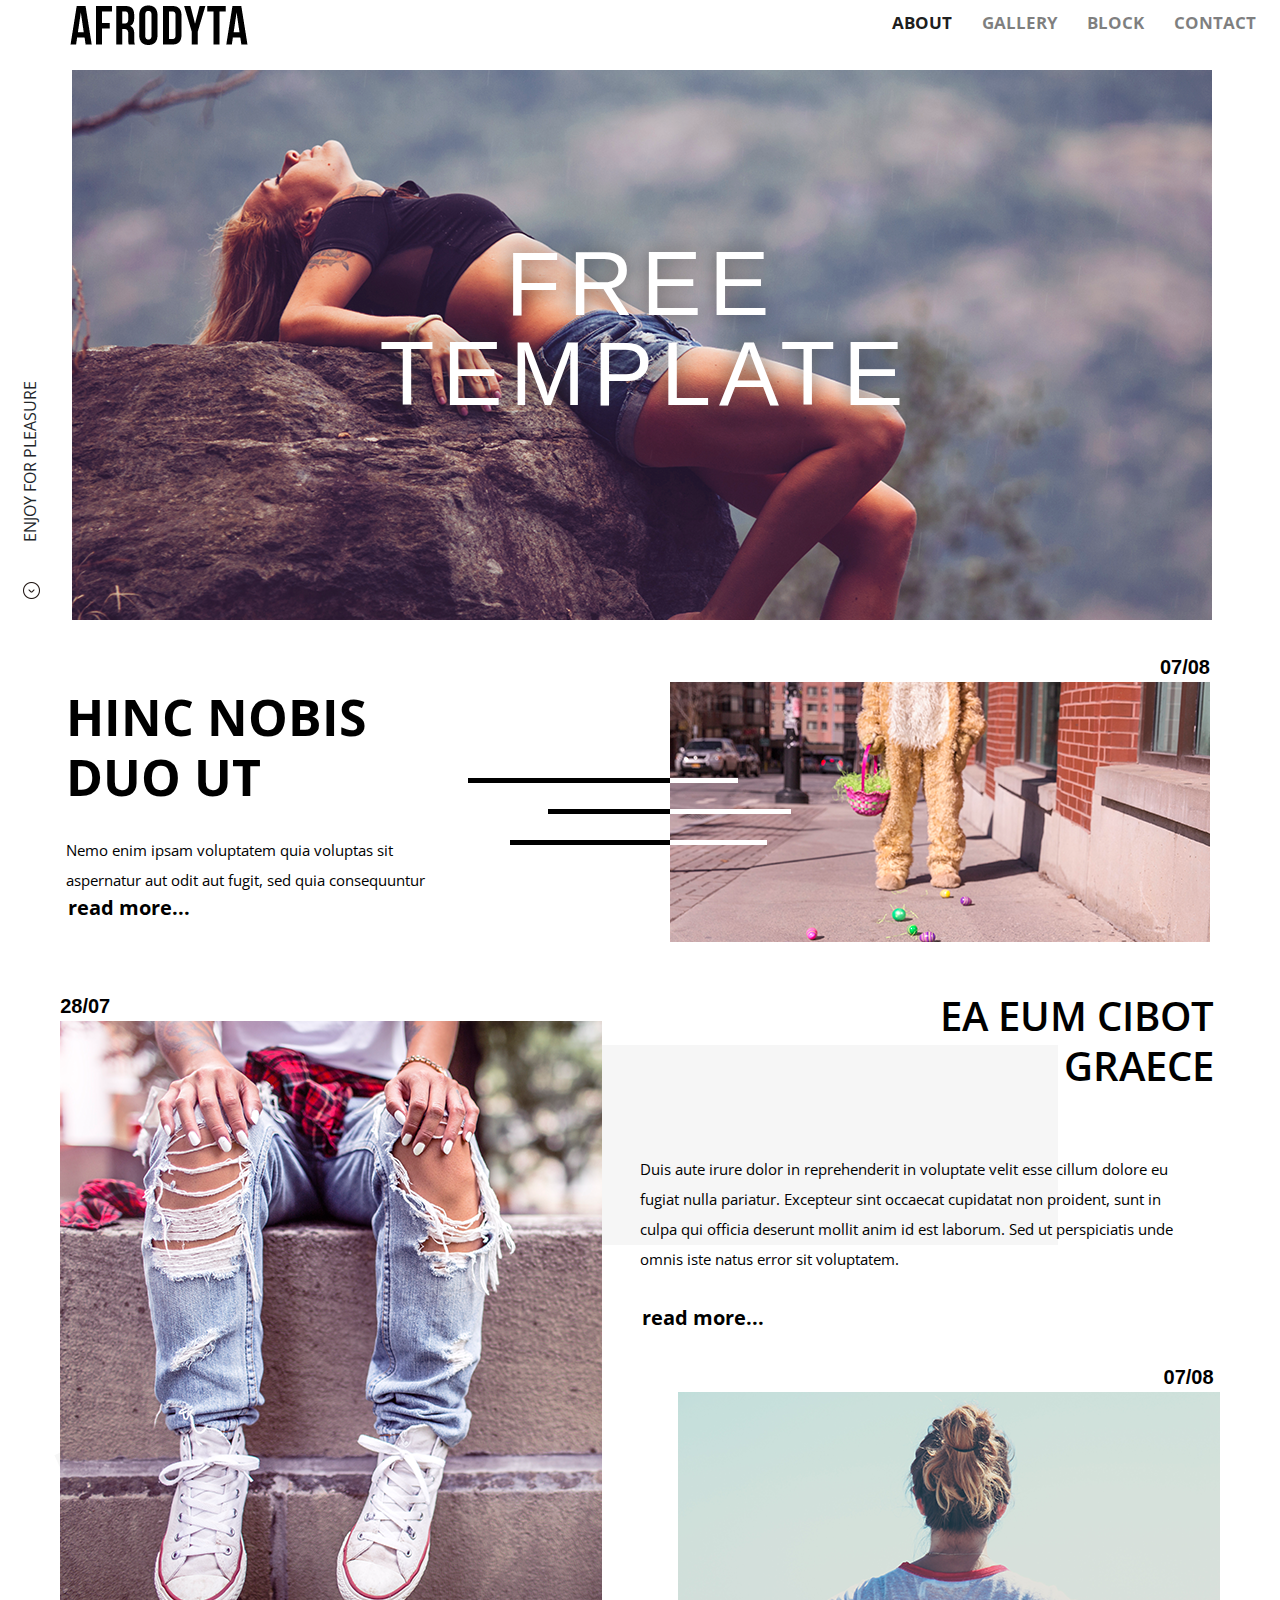
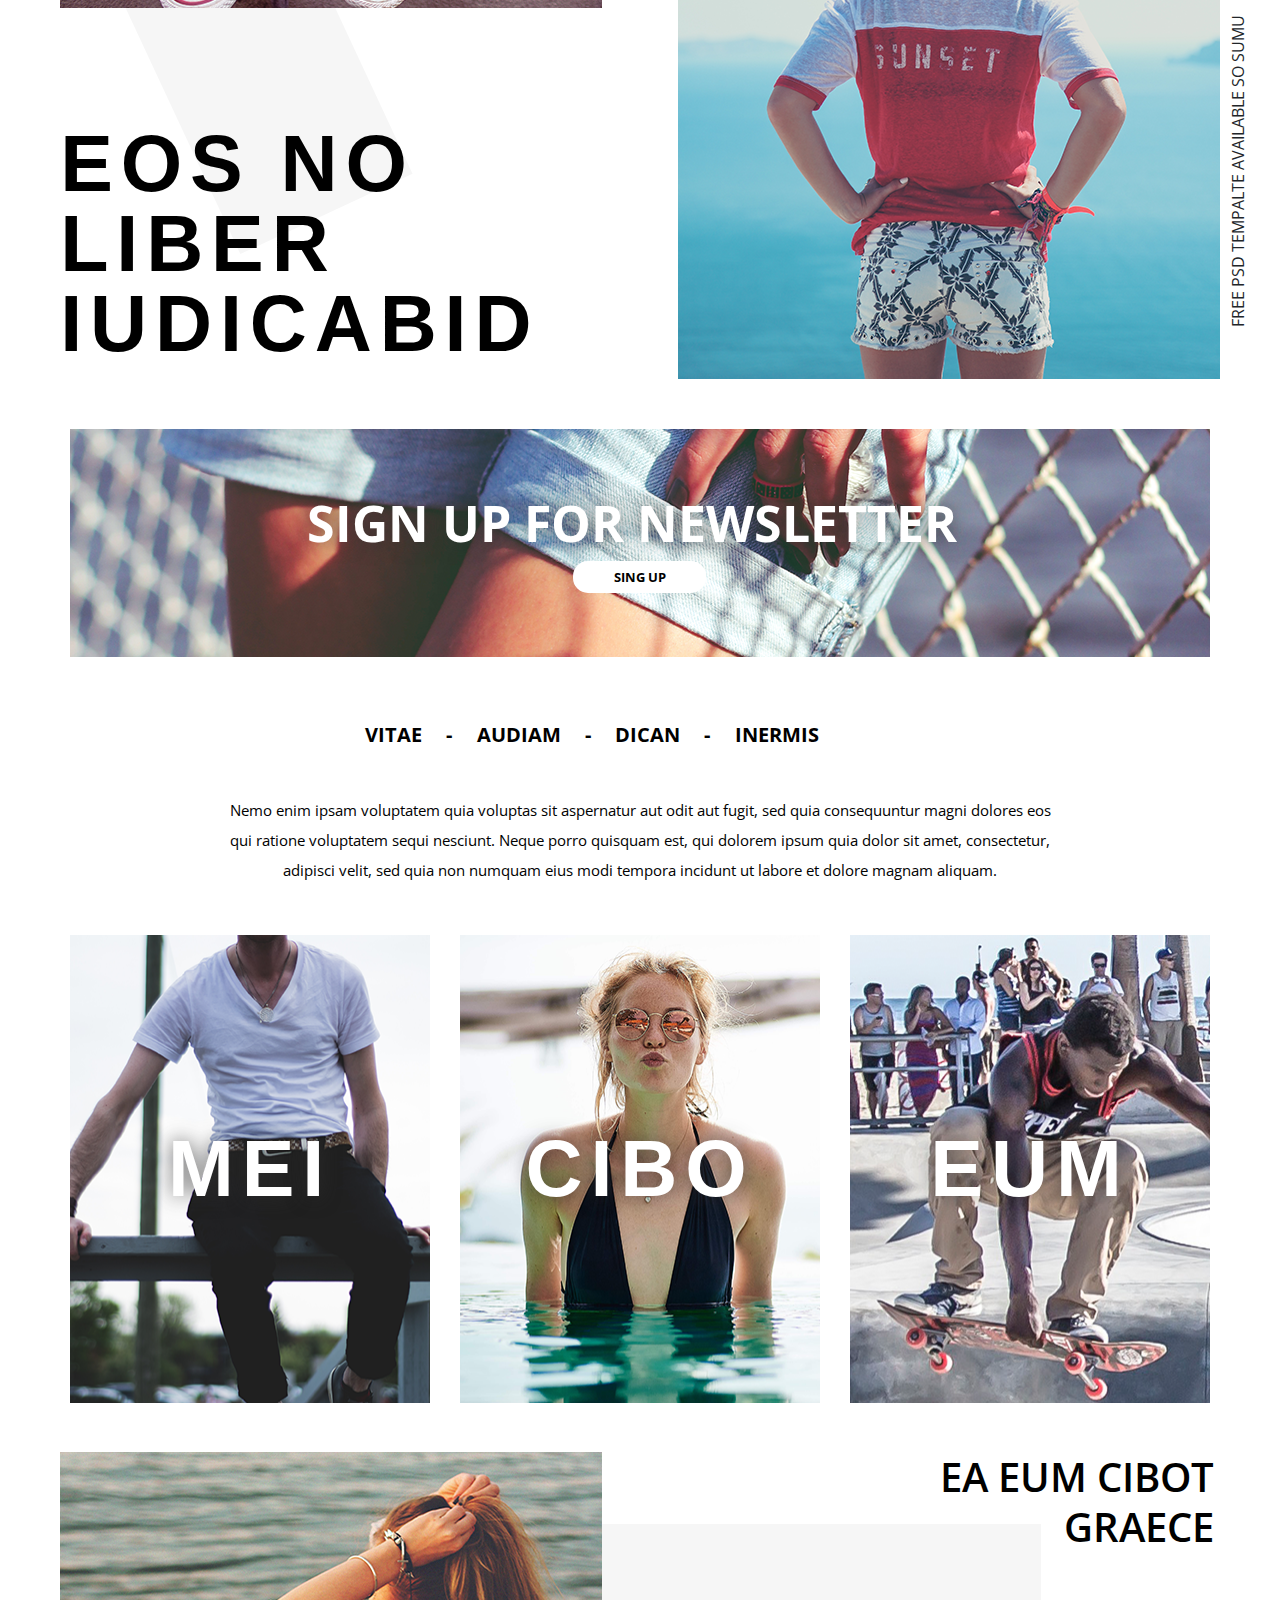
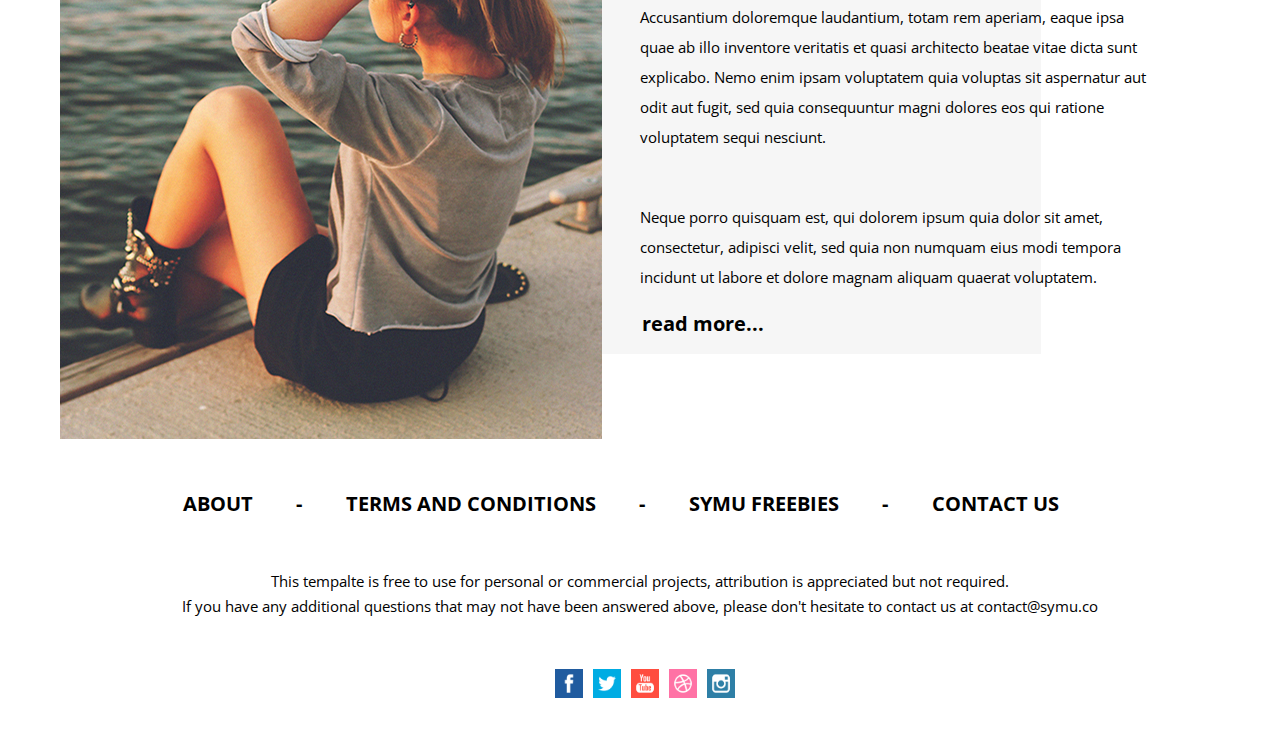
<file: Afrodita_adaptive_size/index.html>
<!doctype html>
<html lang="en">

<head>
  <meta charset="utf-8">
  <meta name="viewport" content="width=device-width, initial-scale=1.0">
  <title>Afdodita</title>
  <link rel="stylesheet" href="https://stackpath.bootstrapcdn.com/bootstrap/4.3.1/css/bootstrap.min.css"
    integrity="sha384-ggOyR0iXCbMQv3Xipma34MD+dH/1fQ784/j6cY/iJTQUOhcWr7x9JvoRxT2MZw1T" crossorigin="anonymous">
  <script> src = "JS/menu.js"</script>
  <link rel="stylesheet" href="CSS/style.css">
</head>

<body>
  <div class="container-fluid">
    <header>
      <nav class="navbar navbar-expand-lg navbar-light">
        <a class="navbar-brand" href="#"><img src="foto/Afrodyta_Logo.png" alt="Logo"></a>
        <button class="navbar-toggler" type="button" data-toggle="collapse" data-target="#navbarNavDropdown"
          aria-controls="navbarNavDropdown" aria-expanded="false" aria-label="Toggle navigation">
          <span class="navbar-toggler-icon"></span>
        </button>
        <div class="collapse navbar-collapse" id="navbarNavDropdown">
          <ul class="navbar-nav">
            <li class="nav-item active">
              <a class="nav-link" href="#">About<span class="sr-only">(current)</span></a>
            </li>
            <li class="nav-item">
              <a class="nav-link" href="#">Gallery</a>
            </li>
            <li class="nav-item">
              <a class="nav-link" href="#">Block</a>
            </li>
            <li class="nav-item">
              <a class="nav-link" href="#">Contact</a>
            </li>
          </ul>
        </div>
      </nav>
    </header>
    <div class="row free-temple m-0">
      <div class="col-lg-12 p-0">
        <div class="vertical">
          <div class="vertical__text">Enjoy for Pleasure</div>
          <div class="vertical__btn"><a href="#"><img src="foto/circle_arrow_down.png" alt="Вниз"></a></div>
        </div>
        <div class="banner__img">
          <div class="banner__img_text">Free Template</div>
        </div>
      </div>
    </div>
    <div class="row hink-nobis m-0">
      <div class="col-lg-6 p-0">
        <div class="left-div">
          <div class="title">Hinc Nobis Duo UT</div>
          <div class="visible-text">Nemo enim ipsam voluptatem quia voluptas sit aspernatur aut odit aut fugit,
            sed quia consequuntur
            <div id="hide-me" class="collapse in">
              The main quia voluptas sit aspernatur aut odit aut fugit sed quia consequuntur
            </div>
          </div>
          <button class="btn btn-readmore" data-toggle="collapse" data-target="#hide-me">read more...</button>
        </div>
      </div>
      <div class="col-lg-6 p-0">
        <div class="rigt-div">
          <div class="date">07/08</div>
          <div class="img">
            <img src="foto/HINC.png" alt="Hink">
          </div>
        </div>
      </div>
      <div class="hink-nobis__lines">
        <span></span>
        <span></span>
        <span></span>
      </div>
    </div>
    <div class="row graece-iudicabit m-0">
      <div class="col-lg-6 p-0">
        <div class="left-div">
          <div class="date">28/07</div>
          <img src="foto/Juins.png" alt="Juins">
          <div class="container-for-grey-block">
            <div class="grey-block"></div>
          </div>
          <div class="text">Eos no Liber Iudicabid</div>
        </div>
      </div>
      <div class="col-lg-6 p-0">
        <div class="right-div">
          <div class="title">
            <div>Ea Eum Cibot<div>Graece</div>
            </div>
          </div>

          <div class="visible-text">
            Duis aute irure dolor in reprehenderit in voluptate velit esse cillum dolore eu fugiat nulla pariatur.
            Excepteur sint occaecat cupidatat non proident, sunt in culpa qui officia deserunt mollit anim id est
            laborum. Sed ut perspiciatis unde omnis iste natus error sit voluptatem.
            <div id="hide-me2" class="collapse in">
              The main quia voluptas sit aspernatur aut odit aut fugit sed quia consequuntur.
              Sed ut perspiciatis unde omnis iste natus error sit voluptatem.
            </div>
            <div class="block-bth">
              <button class="btn btn-readmore" data-toggle="collapse" data-target="#hide-me2">read more...</button>
            </div>
          </div>
          <div class="date">07/08</div>
          <div class="img">
            <img src="foto/sunset.png" alt="sunset">
            <div class="vertical__text">Free psd tempalte AVAILABLE so sumu</div>
          </div>
        </div>
      </div>
      <div class="main-grey-block"></div>
    </div>
    <div class="row sing-up-for m-0">
      <div class="col-lg-12 p-0">
        <div class="sing-up-for__img">
          <div class="img_content">
            <div class="text">SIGN UP FOR NEWSLETTER</div>
            <button>Sing Up</button>
          </div>
        </div>
      </div>
    </div>
    <div class="row vitae m-0">
      <div class="col-lg-12 p-0">
        <div class="title">
          <span>vitae</span>
          <span>-</span>
          <span>audiam</span>
          <span>-</span>
          <span>dican</span>
          <span>-</span>
          <span>inermis</span>
        </div>
        <div class="text">
          Nemo enim ipsam voluptatem quia voluptas sit aspernatur aut odit aut fugit, sed quia consequuntur magni
          dolores eos qui ratione voluptatem sequi nesciunt. Neque porro quisquam est, qui dolorem ipsum quia dolor
          sit amet,
          consectetur, adipisci velit, sed quia non numquam eius modi tempora incidunt ut labore et dolore magnam
          aliquam.
        </div>
      </div>
    </div>
    <div class="row pictures m-0">
      <div class="col-lg-12 p-0">
        <div class="first__picture">
          <div class="first__picture_text">mei</div>
        </div>
        <div class="second__picture">
          <div class="second__picture_text">cibo</div>
        </div>
        <div class="third__picture">
          <div class="third__picture_text">eum</div>
        </div>
      </div>
    </div>
    <div class="row pri-att m-0">
      <div class="col-lg-6 p-0">
        <div class="left-div">
          <img src="foto/kaboompics.com_Girl_at_the_water.png" alt="Water">
        </div>
      </div>
      <div class="col-lg-6 p-0">
        <div class="right-div">
          <div class="title">
            <div>Ea Eum Cibot<div>Graece</div>
            </div>
          </div>
          <div class="visible-text">
            <span class="visible-text_first-part">
              Accusantium doloremque laudantium, totam rem aperiam, eaque ipsa quae ab illo inventore veritatis et quasi
              architecto beatae vitae dicta sunt explicabo. Nemo enim ipsam voluptatem quia voluptas sit aspernatur aut
              odit aut fugit, sed quia consequuntur magni dolores eos qui ratione voluptatem sequi nesciunt.
            </span>
            <span class="visible-text_second-part">
              Neque porro quisquam est, qui dolorem ipsum quia dolor sit amet, consectetur, adipisci velit, sed quia non
              numquam eius modi tempora incidunt ut labore et dolore magnam aliquam quaerat voluptatem.
            </span>
            <div id="hide-me3" class="collapse in">
              The main quia voluptas sit aspernatur aut odit aut fugit sed quia consequuntur.
              Sed ut perspiciatis unde omnis iste natus error sit voluptatem.
            </div>
            <div class="block-bth">
              <button class="btn btn-readmore" data-toggle="collapse" data-target="#hide-me3">read more...</button>
            </div>
          </div>
        </div>
      </div>
      <div class="main-grey-block"></div>
    </div>
    <div class="row about m-0">
      <div class="col-lg-12 p-0">
        <div class="title">
          <span>ABOUT</span>
          <span>-</span>
          <span>TERMS&nbsp;AND&nbsp;CONDITiONS</span>
          <span>-</span>
          <span>SYMU&nbsp;FREEBIES</span>
          <span>-</span>
          <span>CONTACT&nbsp;US</span>
        </div>
        <div class="text">
          <span>
            This tempalte is free to use for personal or commercial projects, attribution is appreciated but not
            required.
          </span>
          <span>
            If you have any additional questions that may not have been answered above, please don't hesitate to
            contact
            us at contact@symu.co
          </span>
        </div>
      </div>
    </div>
    <div class="row social-nerworks m-0">
      <div class="col-lg-12 p-0">
        <a href="#">
          <img src="foto/facebook_logo.png" alt="facebook">
        </a>
        <a href="#">
          <img src="foto/twiter_logo.png" alt="twiter">
        </a>
        <a href="#">
          <img src="foto/youtube_logo.png" alt="youtube">
        </a>
        <a href="#">
          <img src="foto/erath_logo.png" alt="earth">
        </a>
        <a href="#">
          <img src="foto/insta_logo.png" alt="insta">
        </a>
      </div>
    </div>
  </div>
  </div>
  <!-- /.container-fluid -->
  <script src="https://code.jquery.com/jquery-3.3.1.slim.min.js"
    integrity="sha384-q8i/X+965DzO0rT7abK41JStQIAqVgRVzpbzo5smXKp4YfRvH+8abtTE1Pi6jizo"
    crossorigin="anonymous"></script>
  <script src="https://cdnjs.cloudflare.com/ajax/libs/popper.js/1.14.7/umd/popper.min.js"
    integrity="sha384-UO2eT0CpHqdSJQ6hJty5KVphtPhzWj9WO1clHTMGa3JDZwrnQq4sF86dIHNDz0W1"
    crossorigin="anonymous"></script>
  <script src="https://stackpath.bootstrapcdn.com/bootstrap/4.3.1/js/bootstrap.min.js"
    integrity="sha384-JjSmVgyd0p3pXB1rRibZUAYoIIy6OrQ6VrjIEaFf/nJGzIxFDsf4x0xIM+B07jRM"
    crossorigin="anonymous"></script>
</body>

</html>
</file>
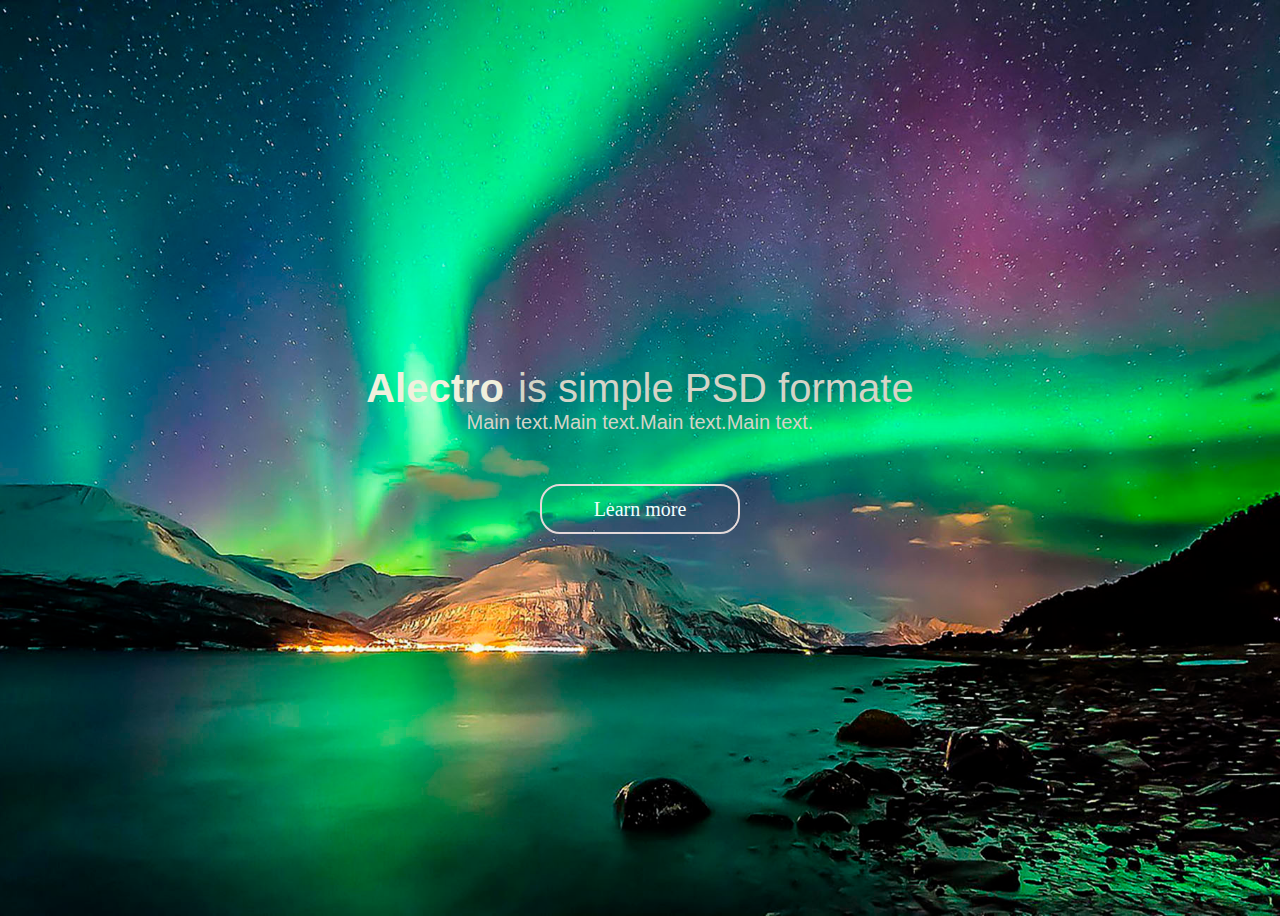
<file: Alectro_adaptive_size/index.html>
<!DOCTYPE html>
<html lang="en">
<head>
    <meta charset="UTF-8">
    <meta name="viewport" content="width=device-width, initial-scale=1.0">
    <meta http-equiv="X-UA-Compatible" content="ie=edge">
    <title>Alectro</title>
    <link rel="stylesheet" href="https://use.fontawesome.com/releases/v5.8.1/css/all.css"
        integrity="sha384-50oBUHEmvpQ+1lW4y57PTFmhCaXp0ML5d60M1M7uH2+nqUivzIebhndOJK28anvf" crossorigin="anonymous">
    <link rel="stylesheet" href="CSS/style.css">
</head>

<body>

    <div class="container">
        <div class="title">
        <div class="arrow">
            <i class="fas fa-chevron-left"></i>
        </div>
        <div class="main-text">
            <span class="row">
                <span class="title_main-word">Alectro</span>
                <span class="title_other-words">is&nbsp;simple&nbsp;PSD&nbsp;formate</span>
            </span>
            <span class="row text"> Main text.Main text.Main text.Main text.</span>
        </div>
        <div class="arrow">
                <i class="fas fa-chevron-right"></i>
        </div>
        </div>
        <div class="button">
            <button class="bth">Learn more</button>
        </div>
    </div>
   
    <!-- <section class="container">
        <div class="container__item container__item-title ">
            <div class="container__item container__item-title_icon">
                <i class="fas fa-chevron-left"></i>
            </div>
            <div class="container__item container__item-title_text">
                <span class="container__item-title_main-word">Alectro</span>
                <span class="container__item-title_other-words"> is simple PSD formate</span>
            </div>
            <div class="container__item container__item-title_icon">
                <i class="fas fa-chevron-right"></i>
            </div>
        </div>
        <div class="container__item container__item_main-text ">
            Main text.Main text.Main text.Main text.
        </div>
        <div class="container__item container__item_button">
            <button class="bth">Learn more</button>
        </div>
    </section> -->

</body>
</html>
</file>
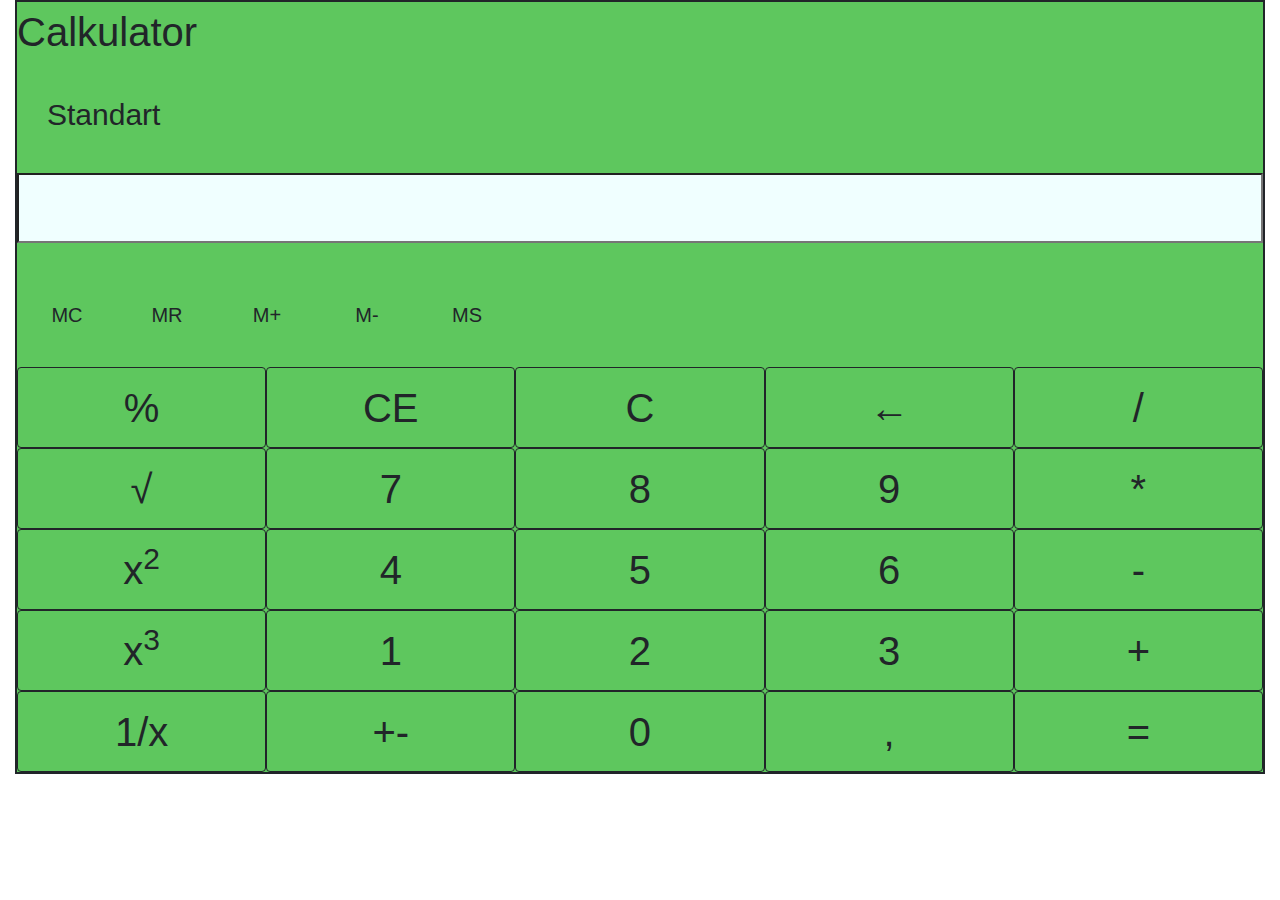
<file: Bootstrap_Calculator_jQuery/index.html>
<!doctype html>
<html lang="en">

<head>
  <meta charset="utf-8">
  <meta name="viewport" content="width=device-width, initial-scale=1">

  <title>Calkulator</title>
  <link rel="stylesheet" href="https://use.fontawesome.com/releases/v5.8.2/css/all.css"
    integrity="sha384-oS3vJWv+0UjzBfQzYUhtDYW+Pj2yciDJxpsK1OYPAYjqT085Qq/1cq5FLXAZQ7Ay" crossorigin="anonymous">
  <link rel="stylesheet" href="https://stackpath.bootstrapcdn.com/bootstrap/4.3.1/css/bootstrap.min.css"
  integrity="sha384-ggOyR0iXCbMQv3Xipma34MD+dH/1fQ784/j6cY/iJTQUOhcWr7x9JvoRxT2MZw1T" crossorigin="anonymous">
  <script src="https://code.jquery.com/jquery-3.3.1.min.js"
  	integrity="sha256-FgpCb/KJQlLNfOu91ta32o/NMZxltwRo8QtmkMRdAu8="
  	crossorigin="anonymous"></script>
  <link rel="stylesheet" href="CSS/style.css">
</head>

<body>
  <div class="container-fluid">
    <div class="calkulator">
      <div class="row first-row">
        <div class="col-lg-auto col-md-auto col-sm-auto col-auto">
          <div class="name">
            Calkulator
          </div>
        </div>
        <div class="col-lg-auto col-md-auto col-sm-auto col-auto">
          <ul class="row__icons">
            <li><i class="far fa-window-minimize"></i></li>
            <li><i class="far fa-square"></i></li>
            <li><i class="fas fa-times"></i></li>
          </ul>
        </div>
      </div>

      <div class="row second-row">
        <div class="col-lg-auto col-md-auto col-sm-auto col-auto">
          <ul class="left">
            <li><i class="fas fa-bars"></i></li>
            <li>Standart</li>
          </ul>
        </div>
        <div class="col-lg-auto col-md-auto col-sm-auto col-auto">
          <div class="right">
            <i class="far fa-clock"></i>
          </div>
        </div>
      </div>

      <div class="row third-row">
        <div class="col-lg-12">
          <!-- <div class="display">0</div> -->
          <input class="display">
        </div>
      </div>

      <div class="row four-row">
        <div class="col-lg-12">
          <button class="btn line-M" value="">MC</button>
          <button class="btn line-M" value="">MR</button>
          <button class="btn line-M" value="">M+</button>
          <button class="btn line-M" value="">M-</button>
          <button class="btn line-M" value="">MS</button>
          <button class="btn line-M" value="">M</button>
        </div>
      </div>


      <div class="row fifth-row ">
        <div class="col-lg-12">
          <button class="btn action">%</button>
          <button class="btn action">CE</button>
          <button class="btn action" onclick="c()">C</button>
          <button class="btn action" onclick="del()">
            <!-- <i class="fas fa-backward"></i> -->
            &#8592;
          </button>
          <button class="btn action" onclick="insrt('/')">/</button>
        </div>
      </div>
      <div class="row fifth-row__md ">
        <div class="col-lg-12">
          <button class="btn action">%</button>
          <button class="btn action">&radic;</button>
          <button class="btn action">x<sup>2</sup></button>
          <button class="btn action">1/x</button>
        </div>
      </div>

      <div class="row six-row ">
        <div class="col-lg-12">
          <button class="btn action">&radic;</button>
          <button class="btn action" onclick="insrt(7)">7</button>
          <button class="btn action" onclick="insrt(8)">8</button>
          <button class="btn action" onclick="insrt(9)">9</button>
          <button class="btn action" onclick="insrt('*')">*</button>
        </div>
      </div>
      <div class="row six-row__md ">
        <bu class="col-lg-12">
          <button class="btn action">CE</button>
          <button class="btn action" onclick="c()">C</button>
          <button class="btn action" onclick="del()">
            <!-- <i class="fas fa-backward"></i> -->
            &#8592;
          </button>
          <button class="btn action" onclick="insrt('/')">/</button>
        </div>
      <!-- </div> -->

      <div class="row seven-row ">
        <div class="col-lg-12">
          <button class="btn action">x<sup>2</sup></button>
          <button class="btn action" onclick="insrt(4)">4</button>
          <button class="btn action" onclick="insrt(5)">5</button>
          <button class="btn action" onclick="insrt(6)">6</button>
          <button class="btn action" onclick="insrt('-')">-</button>
        </div>
      </div>
      <div class="row seven-row__md ">
        <div class="col-lg-12">
          <button class="btn action" onclick="insrt(7)">7</button>
          <button class="btn action" onclick="insrt(8)">8</button>
          <button class="btn action" onclick="insrt(7)">9</button>
          <button class="btn action" onclick="insrt('*')">*</button>
        </div>
      </div>

      <div class="row eight-row ">
        <div class="col-lg-12">
          <button class="btn action">x<sup>3</sup></button>
          <button class="btn action" onclick="insrt(1)">1</button>
          <button class="btn action" onclick="insrt(2)">2</button>
          <button class="btn action" onclick="insrt(3)">3</button>
          <button class="btn action" onclick="insrt('+')">+</button>
        </div>
      </div>
      <div class="row eight-row__md">
        <div class="col-lg-12">
          <button class="btn action" onclick="insrt(4)">4</button>
          <button class="btn action" onclick="insrt(5)">5</button>
          <button class="btn action" onclick="insrt(6)">6</button>
          <button class="btn action" onclick="insrt('-')">-</button>
        </div>
      </div>

      <div class="row nine-row">
        <div class="col-lg-12">
          <button class="btn action">1/x</button>
          <button class="btn action">+-</button>
          <button class="btn action" onclick="insrt(0)">0</button>
          <button class="btn action" onclick="insrt('.')">,</button>
          <button class="btn action" onclick="eql()">=</button>
        </div>
      </div>
      <div class="row nine-row__md">
        <div class="col-lg-12">
          <button class="btn action" onclick="insrt(1)">1</button>
          <button class="btn action" onclick="insrt(2)">2</button>
          <button class="btn action" onclick="insrt(3)">3</button>
          <button class="btn action" onclick="insrt('+')">+</button>
        </div>
      </div>

      <div class="row tens-row__md">
        <div class="col-lg-12">
          <button class="btn action">+-</button>
          <button class="btn action" onclick="insrt(0)">0</button>
          <button class="btn action" onclick="insrt('.')">,</button>
          <button class="btn action" onclick="eql()">=</button>
        </div>
      </div>
    </div>
  </div>
  <script src="JS/script.js"></script>
  <script src="https://code.jquery.com/jquery-3.3.1.slim.min.js"
    integrity="sha384-q8i/X+965DzO0rT7abK41JStQIAqVgRVzpbzo5smXKp4YfRvH+8abtTE1Pi6jizo"
    crossorigin="anonymous"></script>
  <script src="https://cdnjs.cloudflare.com/ajax/libs/popper.js/1.14.7/umd/popper.min.js"
    integrity="sha384-UO2eT0CpHqdSJQ6hJty5KVphtPhzWj9WO1clHTMGa3JDZwrnQq4sF86dIHNDz0W1"
    crossorigin="anonymous"></script>
  <script src="https://stackpath.bootstrapcdn.com/bootstrap/4.3.1/js/bootstrap.min.js"
    integrity="sha384-JjSmVgyd0p3pXB1rRibZUAYoIIy6OrQ6VrjIEaFf/nJGzIxFDsf4x0xIM+B07jRM"
    crossorigin="anonymous"></script>
    
</body>

</html>
</file>
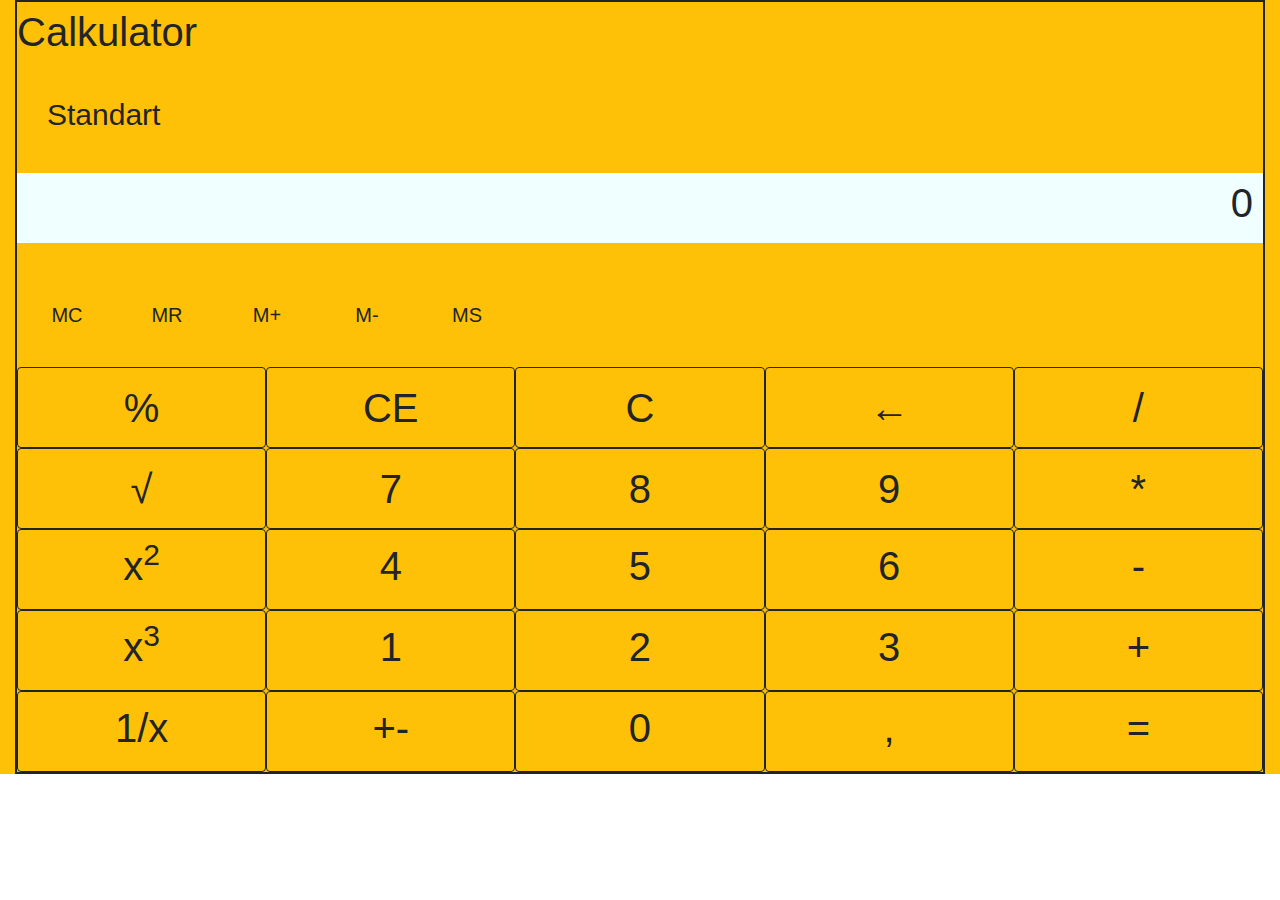
<file: Bootstrap_Calculator_JS/index.html>
<!doctype html>
<html lang="en">

<head>
  <meta charset="utf-8">
  <meta name="viewport" content="width=device-width, initial-scale=1">

  <title>Calkulator</title>
  <link rel="stylesheet" href="https://use.fontawesome.com/releases/v5.8.2/css/all.css"
    integrity="sha384-oS3vJWv+0UjzBfQzYUhtDYW+Pj2yciDJxpsK1OYPAYjqT085Qq/1cq5FLXAZQ7Ay" crossorigin="anonymous">
  <link rel="stylesheet" href="https://stackpath.bootstrapcdn.com/bootstrap/4.3.1/css/bootstrap.min.css"
  integrity="sha384-ggOyR0iXCbMQv3Xipma34MD+dH/1fQ784/j6cY/iJTQUOhcWr7x9JvoRxT2MZw1T" crossorigin="anonymous">
  <link rel="stylesheet" href="CSS/style.css">
</head>

<body>
  <div class="container-fluid bg-warning">
    <div class="calkulator">
      <div class="row first-row">
        <div class="col-lg-auto col-md-auto col-sm-auto col-auto">
          <div class="name">
            Calkulator
          </div>
        </div>
        <div class="col-lg-auto col-md-auto col-sm-auto col-auto">
          <ul class="row__icons">
            <li><i class="far fa-window-minimize"></i></li>
            <li><i class="far fa-square"></i></li>
            <li><i class="fas fa-times"></i></li>
          </ul>
        </div>
      </div>

      <div class="row second-row">
        <div class="col-lg-auto col-md-auto col-sm-auto col-auto">
          <ul class="left">
            <li><i class="fas fa-bars"></i></li>
            <li>Standart</li>
          </ul>
        </div>
        <div class="col-lg-auto col-md-auto col-sm-auto col-auto">
          <div class="right">
            <i class="far fa-clock"></i>
          </div>
        </div>
      </div>

      <div class="row third-row">
        <div class="col-lg-12">
          <div class="display">0</div>
        </div>
      </div>

      <div class="row four-row">
        <div class="col-lg-12">
          <button class="btn line-M" value="">MC</button>
          <button class="btn line-M" value="">MR</button>
          <button class="btn line-M" value="">M+</button>
          <button class="btn line-M" value="">M-</button>
          <button class="btn line-M" value="">MS</button>
          <button class="btn line-M" value="">M</button>
        </div>
      </div>


      <div class="row fifth-row ">
        <div class="col-lg-12">
          <button class="btn action">%</button>
          <button class="btn action">CE</button>
          <button class="btn action">C</button>
          <button class="btn action">
            <!-- <i class="fas fa-backward"></i> -->
            &#8592;
          </button>
          <button class="btn action">/</button>
        </div>
      </div>
      <div class="row fifth-row__md ">
        <div class="col-lg-12">
          <button class="btn action">%</button>
          <button class="btn action">&radic;</button>
          <button class="btn action">x<sup>2</sup></button>
          <button class="btn action">1/x</button>
        </div>
      </div>

      <div class="row six-row ">
        <div class="col-lg-12">
          <button class="btn action">&radic;</button>
          <button class="btn action">7</button>
          <button class="btn action">8</button>
          <button class="btn action">9</button>
          <button class="btn action">*</button>
        </div>
      </div>
      <div class="row six-row__md ">
        <div class="col-lg-12">
          <div class="btn action">CE</div>
          <div class="btn action">C</div>
          <div class="btn action">
            <!-- <i class="fas fa-backward"></i> -->
            &#8592;
          </div>
          <div class="btn action">/</div>
        </div>
      </div>

      <div class="row seven-row ">
        <div class="col-lg-12">
          <div class="btn action">x<sup>2</sup></div>
          <div class="btn action">4</div>
          <div class="btn action">5</div>
          <div class="btn action">6</div>
          <div class="btn action">-</div>
        </div>
      </div>
      <div class="row seven-row__md ">
        <div class="col-lg-12">
          <div class="btn action">7</div>
          <div class="btn action">8</div>
          <div class="btn action">9</div>
          <div class="btn action">*</div>
        </div>
      </div>

      <div class="row eight-row ">
        <div class="col-lg-12">
          <div class="btn action">x<sup>3</sup></div>
          <div class="btn action">1</div>
          <div class="btn action">2</div>
          <div class="btn action">3</div>
          <div class="btn action">+</div>
        </div>
      </div>
      <div class="row eight-row__md">
        <div class="col-lg-12">
          <div class="btn action">4</div>
          <div class="btn action">5</div>
          <div class="btn action">6</div>
          <div class="btn action">-</div>
        </div>
      </div>

      <div class="row nine-row">
        <div class="col-lg-12">
          <div class="btn action">1/x</div>
          <div class="btn action">+-</div>
          <div class="btn action">0</div>
          <div class="btn action">,</div>
          <div class="btn action">=</div>
        </div>
      </div>
      <div class="row nine-row__md">
        <div class="col-lg-12">
          <div class="btn action">1</div>
          <div class="btn action">2</div>
          <div class="btn action">3</div>
          <div class="btn action">+</div>
        </div>
      </div>

      <div class="row tens-row__md">
        <div class="col-lg-12">
          <div class="btn action">+-</div>
          <div class="btn action">0</div>
          <div class="btn action">,</div>
          <div class="btn action">=</div>
        </div>
      </div>
    </div>
  </div>
  <script src="JS/script.js"></script>
  <script src="https://code.jquery.com/jquery-3.3.1.slim.min.js"
    integrity="sha384-q8i/X+965DzO0rT7abK41JStQIAqVgRVzpbzo5smXKp4YfRvH+8abtTE1Pi6jizo"
    crossorigin="anonymous"></script>
  <script src="https://cdnjs.cloudflare.com/ajax/libs/popper.js/1.14.7/umd/popper.min.js"
    integrity="sha384-UO2eT0CpHqdSJQ6hJty5KVphtPhzWj9WO1clHTMGa3JDZwrnQq4sF86dIHNDz0W1"
    crossorigin="anonymous"></script>
  <script src="https://stackpath.bootstrapcdn.com/bootstrap/4.3.1/js/bootstrap.min.js"
    integrity="sha384-JjSmVgyd0p3pXB1rRibZUAYoIIy6OrQ6VrjIEaFf/nJGzIxFDsf4x0xIM+B07jRM"
    crossorigin="anonymous"></script>
    
</body>

</html>
</file>
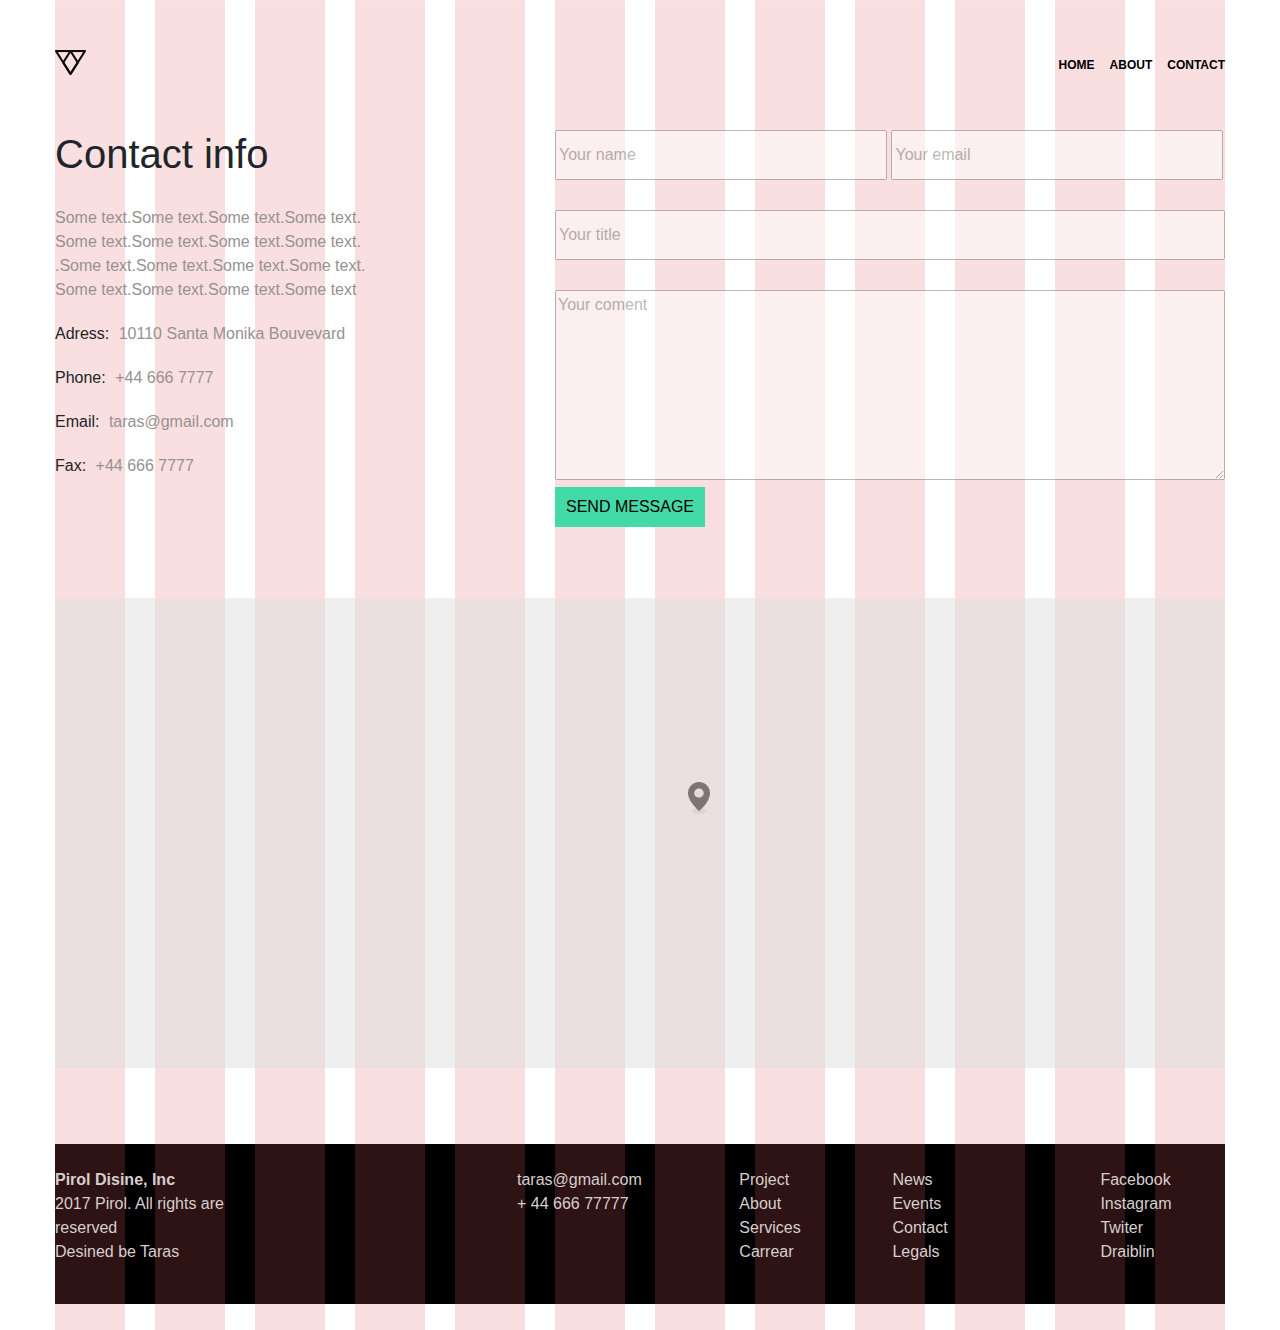
<file: Contact-us_adaptive_size/index.html>
<!doctype html>
<html lang="en">

<head>
  <meta charset="utf-8">
  <meta name="viewport" content="width=device-width, initial-scale=1, shrink-to-fit=no">

  <title>Contact-us</title>
  <link href="http://allfont.ru/allfont.css?fonts=montserrat" rel="stylesheet" type="text/css" />
  <link rel="stylesheet" href="https://use.fontawesome.com/releases/v5.8.2/css/all.css"
    integrity="sha384-oS3vJWv+0UjzBfQzYUhtDYW+Pj2yciDJxpsK1OYPAYjqT085Qq/1cq5FLXAZQ7Ay" crossorigin="anonymous">
  <link rel="stylesheet" href="https://stackpath.bootstrapcdn.com/bootstrap/4.3.1/css/bootstrap.min.css"
    integrity="sha384-ggOyR0iXCbMQv3Xipma34MD+dH/1fQ784/j6cY/iJTQUOhcWr7x9JvoRxT2MZw1T" crossorigin="anonymous">
  <link rel="stylesheet" href="CSS/style.css">
</head>

<body>
  <div class="container-fluid">
    <header>
      <div class="row">
        <div class="col-lg-auto col-md-auto col-sm-auto col-auto p-0">
          <div class="logo">
            <img src="foto/logo.png">
          </div>
        </div>
        <div class="col-lg-auto col-md-auto col-sm-auto col-auto p-0">
          <ul class="menu">
            <a href="#" class="nav__menu_home">
              <li>Home</li>
            </a>
            <a href="#" class="nav__menu_about">
              <li>About</li>
            </a>
            <a href="#" class="nav__menu_contact">
              <li>Contact</li>
            </a>
          </ul>
        </div>
      </div>
    </header>
    <div class="row main">
      <div class="col-lg-5 p-0">
        <div class="left-div">
          <div class="title">
            <h1>Contact info</h1>
          </div>
          <div class="text">
            Some text.Some text.Some text.Some text.
            Some text.Some text.Some text.Some text.
            .Some text.Some text.Some text.Some text.
            Some text.Some text.Some text.Some text
          </div>
          <div class="contacts">
            <div class="address">
              <span>Adress:</span>
              <span>10110 Santa Monika Bouvevard</span>
            </div>
            <div class="phone">
                <span>Phone:</span>
                <span>+44 666 7777</span>
              </div>
              <div class="email">
                  <span>Email:</span>
                  <span>taras@gmail.com</span>
                </div>
                <div class="fax">
                    <span>Fax:</span>
                    <span>+44 666 7777</span>
                  </div>
          </div>
        </div>
      </div>
      <div class="col-lg-7 p-0">
        <div class="right-div">
            <form>
                <input type="text" placeholder="Your name" class="input__first-line">
                <input type="email" placeholder="Your email" class="input__first-line">
                <input type="email" placeholder="Your title" class="input__second-line">
                <textarea name="" placeholder="Your coment" class="coment"></textarea>
                <button vallue = ''>Send message</button>
              </form>
        </div>
      </div>
      </div>
      <div class="row grey-block">
        <div class="col-lg-12 p-0">
          <img src="foto/7-layers.png" alt="">
        </div>
      </div>
      <footer>
        <div class="row">
          <div class="col-lg-12 p-0">
            <div class="left-div">
              <div class="first-element">
                <ul>
                  <li>Pirol Disine, Inc</li>
                  <li>2017 Pirol. All rights are reserved </li>
                  <li>Desined be Taras</li>
                </ul>
              </div>
              <div class="second-element">
                <ul>
                  <li>taras@gmail.com</li>
                  <li>+ 44 666 77777</li>
                </ul>
              </div>
            </div>
            <div class="right-div">
              <div class="first-element">
                <ul class="first-ul">
                  <li>Project</li>
                  <li>About</li>
                  <li>Services</li>
                  <li>Carrear</li>
                </ul>
                <ul class="second-ul">
                    <li>News</li>
                    <li>Events</li>
                    <li>Contact</li>
                    <li>Legals</li>
                  </ul>
              </div>
              <div class="second-element">
                <ul>
                  <li>Facebook</li>
                  <li>Instagram</li>
                  <li>Twiter</li>
                  <li>Draiblin</li>
                </ul>
              </div>
            </div>

          </div>
          <div class="black-block"></div>
        </div>
      </footer>

      <div class="row">
        <div class="col-lg-12 p-0">
            
        </div>
      </div>

     
  </div>
  <!-- 
      <div class="row m-0 p-0 second-row">
        <div class="col-md-4 m-0 p-0">
          <div class="row contact-info p-0">
            <div class="col-md m-0 ">
              <div class="contact-info__title">
               <h1>Contact info</h1>
              </div>
            </div>
          </div>
          <!-- /.row 
          <div class="row m-0 p-0">
            <div class="col-md p-0">
              <div class="contact-info__main-text">Some text.Some text.Some text.Some text.
                 Some text.Some text.Some text.Some text.
                 Some text.Some text.Some text.Some text
              </div>
            </div>
          </div>
          <!-- /.row 
          <div class="row m-0 p-0">
            <div class="col-md-auto p-0">
              <div class="contact-info__type-of-connection">
                  Adress:
              </div> 
            </div>
            <div class="col-md-auto">XXXX</div>
          </div>
          <!-- /.row 
          <div class="row m-0 p-0">
              <div class="col-md-auto p-0">
                  <div class="contact-info__type-of-connection">
                      Phone:
                  </div> 
                </div>
            <div class="col-md-auto">XXXXXXXXXXXX</div>
          </div>
          <!-- /.row --
          <div class="row m-0 p-0 p-0">
              <div class="col-md-auto p-0">
                  <div class="contact-info__type-of-connection">
                      Email:
                  </div> 
                </div>
            <div class="col-md-auto">XXXXX</div>
          </div>
          <!-- /.row 
          <div class="row m-0 p-0">
              <div class="col-md-auto p-0">
                  <div class="contact-info__type-of-connection">
                      Fax:
                  </div> 
                </div>
            <div class="col-md-auto">XXXXXXXXXX</div>
          </div>
          <!-- /.row -
        </div>


        <div class="col-md-8 m-0 p-0">
          <div class="row m-0 p-0 bg-primary">
            <div class="col-md-12 m-0 p-0">
              <form>
                <input type="text" placeholder="Name" class="input__first-line">
                <input type="email" placeholder="Email" class="input__first-line">
              </form>
            </div>
            
          </div>
          <!-- /.row --
          <div class="row m-0 p-0">
            <div class="col-md m-0 p-0"></div>
            <form>
                <input type="text" placeholder="Your title" class="input__second-line">
              </form>
          </div>
          <!-- /.ror --
        </div>
      </div>
      <!-- /.row --
    </div>
  </div>
   /.top-block

  <div class="row a">
    <div class="col-md">
      <div class="row justify-content-between bg-primary">
        <div class="col-md-auto bg-warning">XXX</div>
        <div class="col-md-auto bg-warning">XXX</div>
      </div>
    </div>
    <div class="col-md">
      <div class="row justify-content-around">
     <div class="col-md-auto bg-warning">
       <div class="row bg">
        <div class="col-md-auto bg-primary s">11</div>
        <div class="col-md-auto bg-primary v">22</div>
      </div>
     </div>
     <div class="col-md-auto bg-primary">XXX</div>
        </div>
      </div>
      </div>
    </div>
  </div> -->

  <script src="https://code.jquery.com/jquery-3.3.1.slim.min.js"
    integrity="sha384-q8i/X+965DzO0rT7abK41JStQIAqVgRVzpbzo5smXKp4YfRvH+8abtTE1Pi6jizo"
    crossorigin="anonymous"></script>
  <script src="https://cdnjs.cloudflare.com/ajax/libs/popper.js/1.14.7/umd/popper.min.js"
    integrity="sha384-UO2eT0CpHqdSJQ6hJty5KVphtPhzWj9WO1clHTMGa3JDZwrnQq4sF86dIHNDz0W1"
    crossorigin="anonymous"></script>
  <script src="https://stackpath.bootstrapcdn.com/bootstrap/4.3.1/js/bootstrap.min.js"
    integrity="sha384-JjSmVgyd0p3pXB1rRibZUAYoIIy6OrQ6VrjIEaFf/nJGzIxFDsf4x0xIM+B07jRM"
    crossorigin="anonymous"></script>
</body>

</html>
</file>
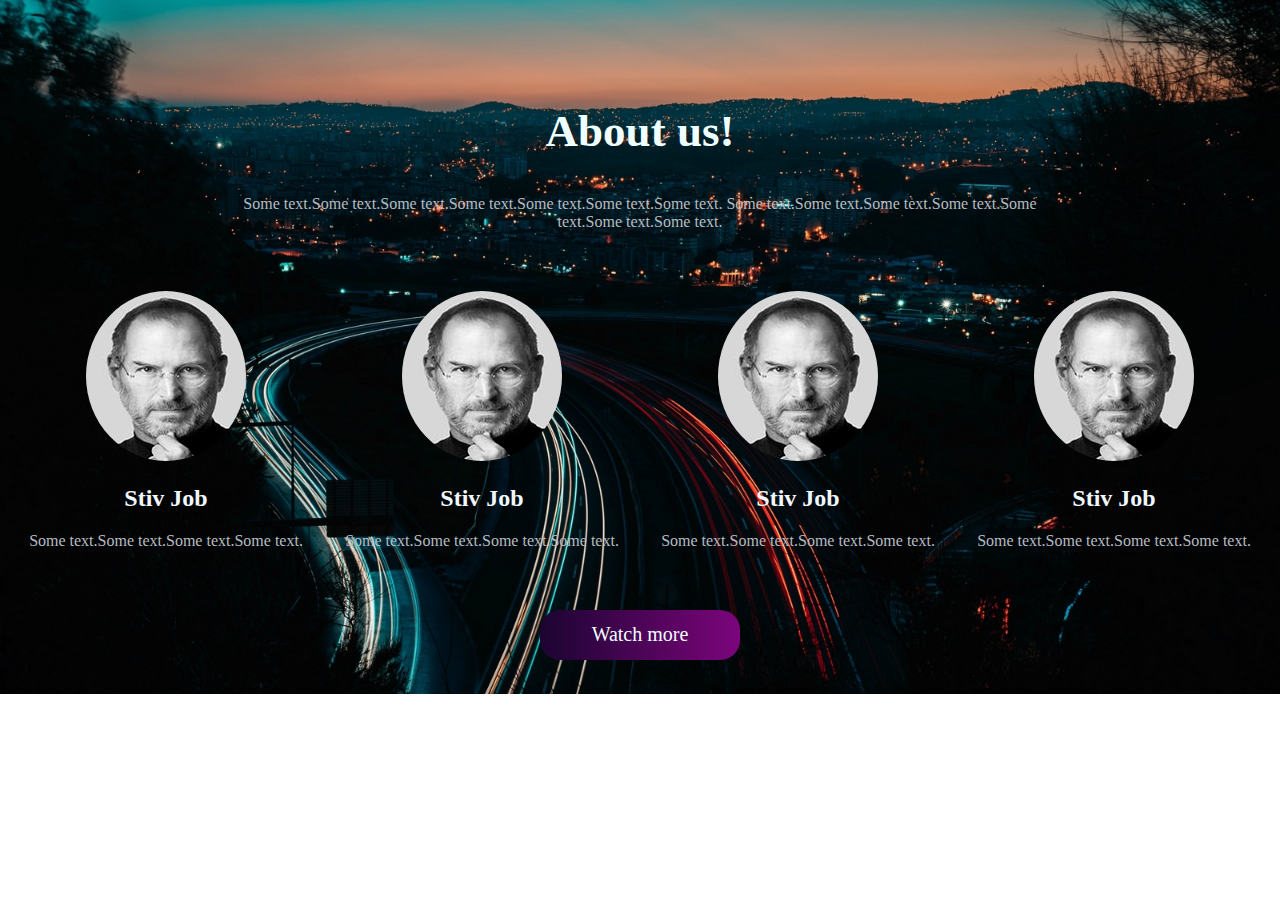
<file: Landing-page_adaptive_page/index.html>
<!DOCTYPE html>
<html lang="en">

<head>
    <meta charset="UTF-8">
    <meta name="viewport" content="width=device-width, initial-scale=1.0">
    <meta http-equiv="X-UA-Compatible" content="ie=edge">
    <title>About-us</title>
    <link rel="stylesheet" href="CSS/style.css">
</head>

<body>
    <div class="container">
        <article class="main-text">
            <div class="title">
                <h2>About us!</h2>
            </div>
            <div class="text">
                Some text.Some text.Some text.Some text.Some text.Some text.Some text.
                Some text.Some text.Some text.Some text.Some text.Some text.Some text.
            </div>
        </article>
        <article class="portfolios">
            <div class="portfolio-item">
                <img src="foto/stiv2.jpg" class="main-article_portfolio-item__img" alt="picture">
                <div class="portfolio-item__img-text">
                    <div class="title">
                        <h2>Stiv Job</h2>
                    </div>
                    <div class="text">
                        Some text.Some text.Some text.Some text.
                    </div>
                </div>
            </div>
            <div class="portfolio-item">
                    <img src="foto/stiv2.jpg" class="main-article_portfolio-item__img" alt="picture">
                    <div class="portfolio-item__img-text">
                        <div class="title">
                            <h2>Stiv Job</h2>
                        </div>
                        <div class="text">
                            Some text.Some text.Some text.Some text.
                        </div>
                    </div>
            </div>
            <div class="portfolio-item">
                    <img src="foto/stiv2.jpg" class="main-article_portfolio-item__img" alt="picture">
                    <div class="portfolio-item__img-text">
                        <div class="title">
                            <h2>Stiv Job</h2>
                        </div>
                        <div class="text">
                            Some text.Some text.Some text.Some text.
                        </div>
                    </div>
            </div>
            <div class="portfolio-item">
                    <img src="foto/stiv2.jpg" class="main-article_portfolio-item__img" alt="picture">
                    <div class="portfolio-item__img-text">
                        <div class="title">
                            <h2>Stiv Job</h2>
                        </div>
                        <div class="text">
                            Some text.Some text.Some text.Some text.
                        </div>
                    </div>
            </div>
        </article>
        <article class="button">
            <button class="bth">Watch more</button>
        </article>
    </div>
   
</body>

</html>
</file>
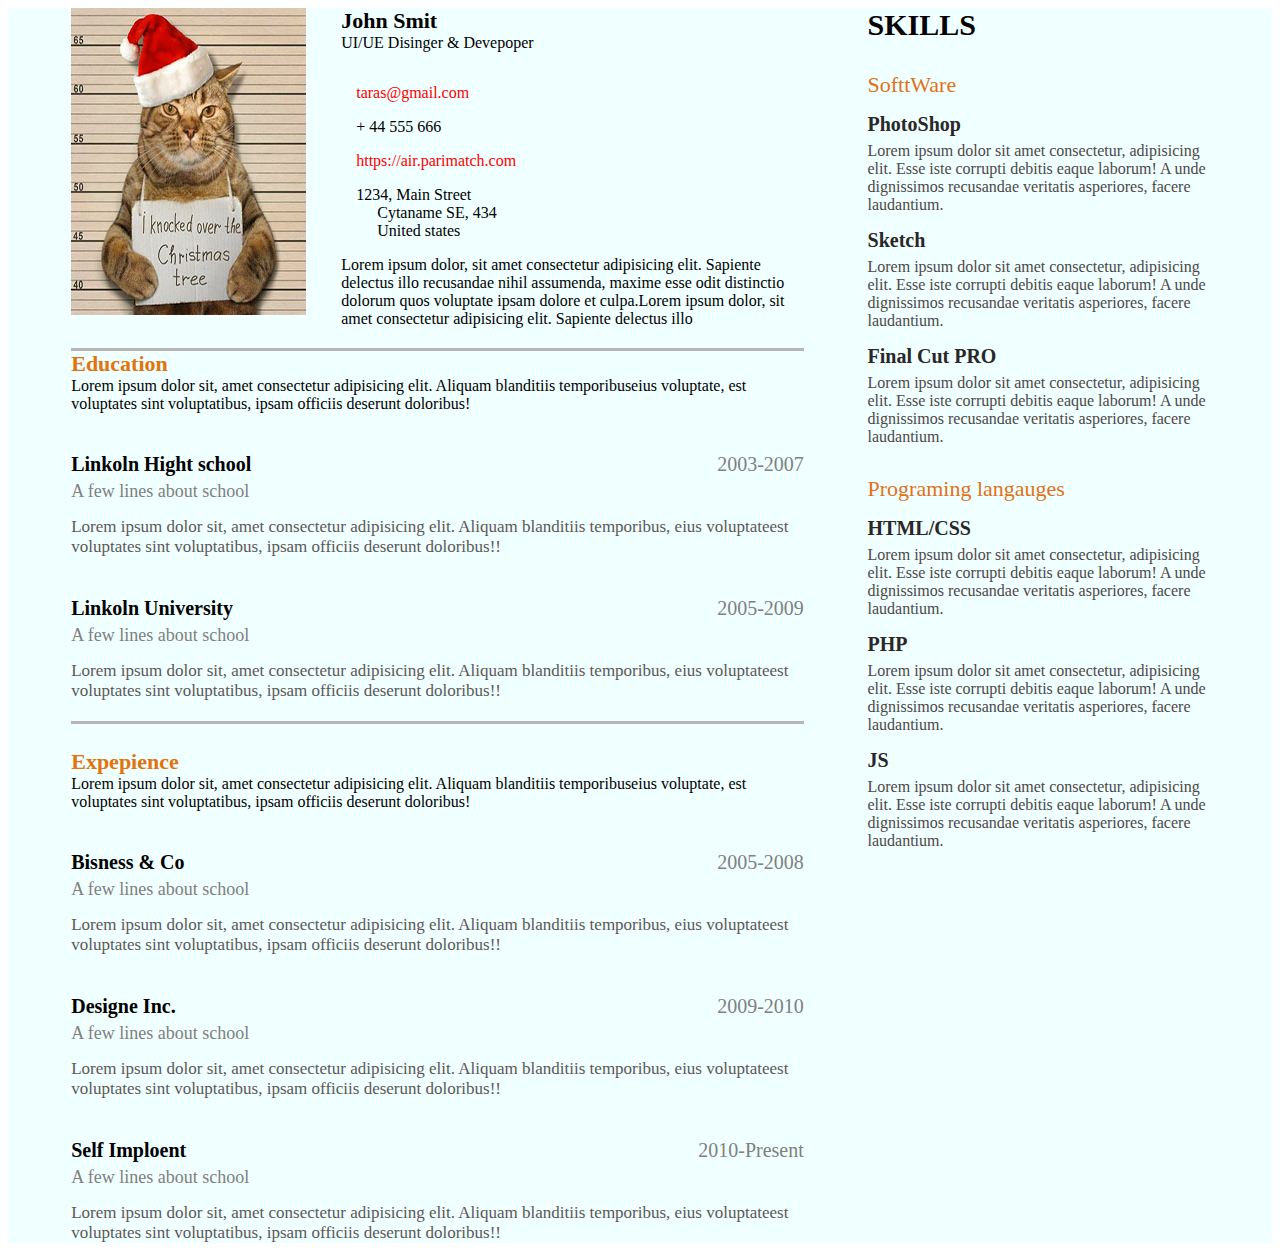
<file: Portfolio_for_print/index.html>
<!DOCTYPE html>
<html lang="en">

<head>
    <meta charset="UTF-8">
    <meta name="viewport" content="width=device-width, initial-scale=1.0">
    <meta http-equiv="X-UA-Compatible" content="ie=edge">
    <title>Portfolio for print</title>
    <link rel="stylesheet" href="https://use.fontawesome.com/releases/v5.8.1/css/all.css"
        integrity="sha384-50oBUHEmvpQ+1lW4y57PTFmhCaXp0ML5d60M1M7uH2+nqUivzIebhndOJK28anvf" crossorigin="anonymous">
    <link rel="stylesheet" href="CSS/style.css">

</head>

<body>
    <div class="container">
        <div class="main-div">
            <div class="left-div">
                <div class="portfolio">
                    <div class="img">
                        <img src="foto/portfoli1.jpg" alt="">
                    </div>
                    <div class="portfolio__information">
                        <div class="name">
                            <span>John Smit</span>
                            <span>UI/UE Disinger & Devepoper</span>
                        </div>
                        <div class="contacts">
                            <ul>
                                <li><i class="fas fa-mail-bulk"></i>
                                    <p>taras@gmail.com</p>
                                </li>
                                <li><i class="fas fa-phone"></i>+ 44 555 666</li>
                                <li><i class="fas fa-tv"></i>
                                    <p>https://air.parimatch.com</p>
                                </li>
                                <li><i class="fas fa-globe-europe"></i>
                                    <span>1234, Main Street</span>
                                    <span>Cytaname SE, 434</span>
                                    <span>United states</span>
                                </li>
                            </ul>
                        </div>
                        <div class="about-me">
                            Lorem ipsum dolor, sit amet consectetur adipisicing elit. Sapiente delectus illo
                            recusandae nihil assumenda, maxime esse odit distinctio dolorum quos voluptate ipsam
                            dolore et culpa.Lorem ipsum dolor, sit amet consectetur adipisicing elit. Sapiente
                            delectus illo
                        </div>
                    </div>
                </div>
                <div class="arrow">
                    <span></span>
                </div>
                <div class="education">
                    <div class="title">
                        <span>Education</span>
                        <span>Lorem ipsum dolor sit, amet consectetur adipisicing elit. Aliquam blanditiis
                            temporibuseius voluptate, est voluptates sint voluptatibus, ipsam officiis deserunt
                            doloribus!</span>
                    </div>
                    <div class="education__item">
                        <div class="institution">
                            <div class="institution_name">Linkoln Hight school</div>
                            <div class="period">2003-2007</div>
                        </div>
                        <div class="about">
                            <span>A few lines about school</span>
                            <span>Lorem ipsum dolor sit, amet consectetur adipisicing elit. Aliquam blanditiis
                                temporibus, eius voluptateest voluptates sint voluptatibus, ipsam officiis deserunt
                                doloribus!!
                            </span>
                        </div>
                    </div>
                    <div class="education__item">
                        <div class="institution">
                            <div class="institution_name">Linkoln University</div>
                            <div class="period">2005-2009</div>
                        </div>
                        <div class="about">
                            <span>A few lines about school</span>
                            <span>Lorem ipsum dolor sit, amet consectetur adipisicing elit. Aliquam blanditiis
                                temporibus, eius voluptateest voluptates sint voluptatibus, ipsam officiis deserunt
                                doloribus!!
                            </span>
                        </div>
                    </div>
                </div>
                <div class="arrow">
                    <span></span>
                </div>
                <div class="experience">
                    <div class="title">
                        <span>Expepience</span>
                        <span>Lorem ipsum dolor sit, amet consectetur adipisicing elit. Aliquam blanditiis
                            temporibuseius voluptate, est voluptates sint voluptatibus, ipsam officiis deserunt
                            doloribus!</span>
                    </div>
                    <div class="experience__item">
                        <div class="institution">
                            <div class="institution_name">Bisness & Co </div>
                            <div class="period">2005-2008</div>
                        </div>
                        <div class="about">
                            <span>A few lines about school</span>
                            <span>Lorem ipsum dolor sit, amet consectetur adipisicing elit. Aliquam blanditiis
                                temporibus, eius voluptateest voluptates sint voluptatibus, ipsam officiis deserunt
                                doloribus!!
                            </span>
                        </div>
                    </div>
                    <div class="experience__item">
                        <div class="institution">
                            <div class="institution_name">Designe Inc.</div>
                            <div class="period">2009-2010</div>
                        </div>
                        <div class="about">
                            <span>A few lines about school</span>
                            <span>Lorem ipsum dolor sit, amet consectetur adipisicing elit. Aliquam blanditiis
                                temporibus, eius voluptateest voluptates sint voluptatibus, ipsam officiis deserunt
                                doloribus!!
                            </span>
                        </div>
                    </div>
                    <div class="experience__item">
                        <div class="institution">
                            <div class="institution_name">Self Imploent</div>
                            <div class="period">2010-Present</div>
                        </div>
                        <div class="about">
                            <span>A few lines about school</span>
                            <span>Lorem ipsum dolor sit, amet consectetur adipisicing elit. Aliquam blanditiis
                                temporibus, eius voluptateest voluptates sint voluptatibus, ipsam officiis deserunt
                                doloribus!!
                            </span>
                        </div>
                    </div>
                </div>
            </div>
            <div class="right-div">
                <div class="title">Skills</div>
                <div class="skills">
                    <div class="title">SofttWare</div>
                    <div class="skills__item">
                        <div class="name">PhotoShop</div>
                        <div class="level">
                            <ul>
                                <li><i class="fas fa-star"></i></li>
                                <li><i class="fas fa-star"></i></li>
                                <li><i class="fas fa-star"></i></li>
                                <li><i class="fas fa-star"></i></li>
                                <li><i class="fas fa-star"></i></li>
                            </ul>
                        </div>
                        <div class="about">Lorem ipsum dolor sit amet consectetur, adipisicing elit. Esse iste corrupti
                            debitis eaque laborum! A unde dignissimos recusandae veritatis asperiores, facere
                            laudantium.</div>
                    </div>
                    <div class="skills__item">
                        <div class="name">Sketch</div>
                        <div class="level">
                            <ul>
                                <li><i class="fas fa-star"></i></li>
                                <li><i class="fas fa-star"></i></li>
                                <li><i class="fas fa-star"></i></li>
                                <li><i class="fas fa-star"></i></li>
                                <li><i class="fas fa-star-half"></i></li>
                            </ul>
                        </div>
                        <div class="about">Lorem ipsum dolor sit amet consectetur, adipisicing elit. Esse iste corrupti
                            debitis eaque laborum! A unde dignissimos recusandae veritatis asperiores, facere
                            laudantium.</div>
                    </div>
                    <div class="skills__item">
                        <div class="name">Final Cut PRO</div>
                        <div class="level">
                            <ul>
                                <li><i class="fas fa-star"></i></li>
                                <li><i class="fas fa-star"></i></li>
                                <li><i class="fas fa-star"></i></li>
                                <li><i class="fas fa-star"></i></li>
                                <li><i class="fas fa-star"></i></li>
                            </ul>
                        </div>
                        <div class="about">Lorem ipsum dolor sit amet consectetur, adipisicing elit. Esse iste corrupti
                            debitis eaque laborum! A unde dignissimos recusandae veritatis asperiores, facere
                            laudantium.</div>
                    </div>
                </div>
                <div class="skills">
                    <div class="title">Programing langauges</div>
                    <div class="skills__item">
                        <div class="name">HTML/CSS</div>
                        <div class="level">
                            <ul>
                                <li><i class="fas fa-star"></i></li>
                                <li><i class="fas fa-star"></i></li>
                                <li><i class="fas fa-star"></i></li>
                                <li><i class="fas fa-star"></i></li>
                                <li><i class="fas fa-star"></i></li>
                            </ul>
                        </div>
                        <div class="about">Lorem ipsum dolor sit amet consectetur, adipisicing elit. Esse iste corrupti
                            debitis eaque laborum! A unde dignissimos recusandae veritatis asperiores, facere
                            laudantium.</div>
                    </div>
                    <div class="skills__item">
                        <div class="name">PHP</div>
                        <div class="level">
                            <ul>
                                <li><i class="fas fa-star"></i></li>
                                <li><i class="fas fa-star"></i></li>
                                <li><i class="fas fa-star"></i></li>
                                <li><i class="fas fa-star"></i></li>
                                <li><i class="fas fa-star-half"></i></li>
                            </ul>
                        </div>
                        <div class="about">Lorem ipsum dolor sit amet consectetur, adipisicing elit. Esse iste corrupti
                            debitis eaque laborum! A unde dignissimos recusandae veritatis asperiores, facere
                            laudantium.</div>
                    </div>
                    <div class="skills__item">
                        <div class="name">JS</div>
                        <div class="level">
                            <ul>
                                <li><i class="fas fa-star"></i></li>
                                <li><i class="fas fa-star"></i></li>
                                <li><i class="fas fa-star"></i></li>
                                <li><i class="fas fa-star"></i></li>
                                <li><i class="fas fa-star-half"></i></li>
                            </ul>
                        </div>
                        <div class="about">Lorem ipsum dolor sit amet consectetur, adipisicing elit. Esse iste corrupti
                            debitis eaque laborum! A unde dignissimos recusandae veritatis asperiores, facere
                            laudantium.</div>
                    </div>
                </div>
            </div>
        </div>
    </div>
</body>

</html>
</file>
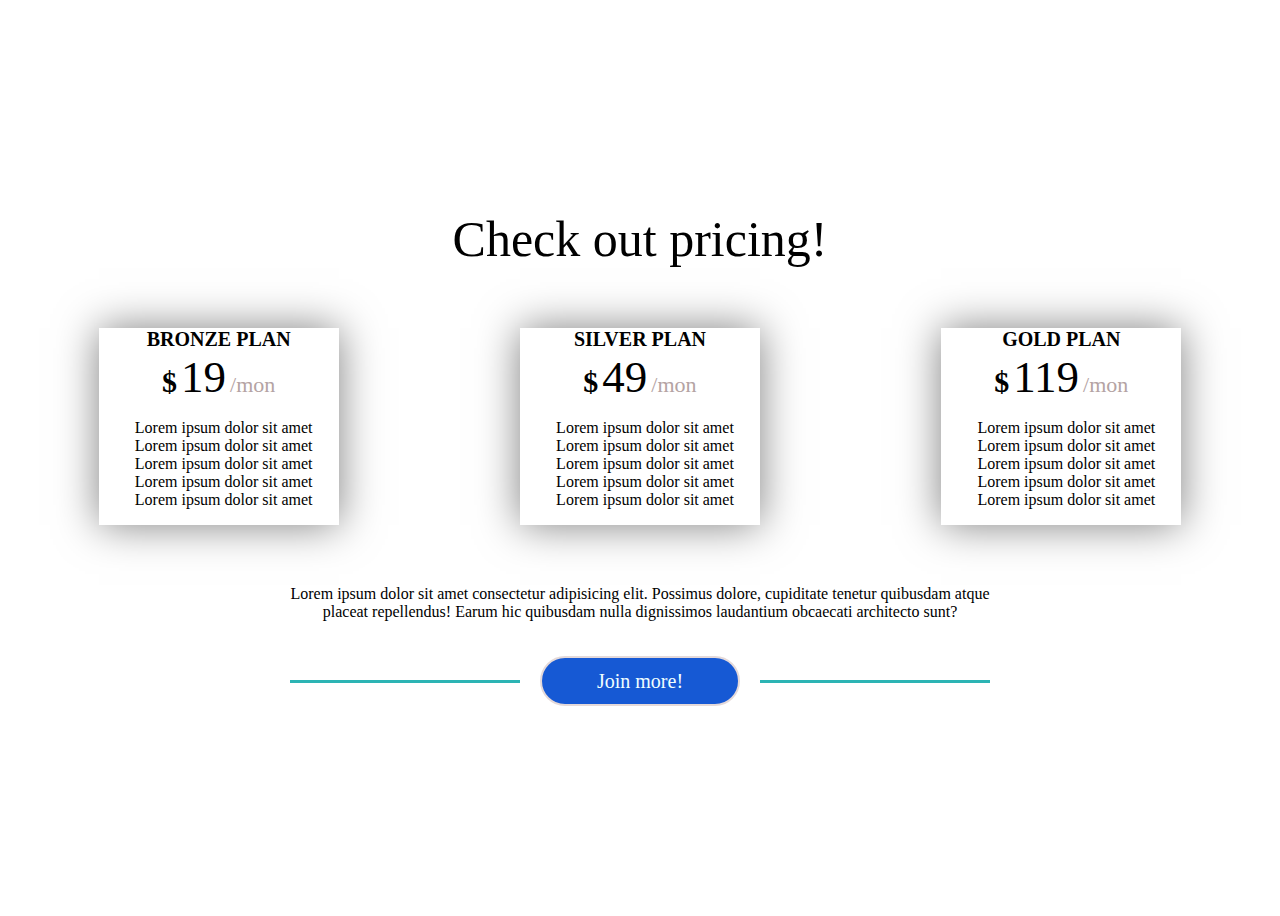
<file: Price_list_adaptive_size/index.html>
<!DOCTYPE html>
<html lang="en">

<head>
    <meta charset="UTF-8">
    <meta name="viewport" content="width=device-width, initial-scale=1.0">
    <meta http-equiv="X-UA-Compatible" content="ie=edge">
    <title>Pricing</title>
    <link rel="stylesheet" href="https://use.fontawesome.com/releases/v5.8.1/css/all.css"
        integrity="sha384-50oBUHEmvpQ+1lW4y57PTFmhCaXp0ML5d60M1M7uH2+nqUivzIebhndOJK28anvf" crossorigin="anonymous">
    <link rel="stylesheet" href="CSS/style.css">
</head>

<body>

    <div class="container">
        <div class="title">Check out pricing!</div>
        <div class="prices">
            <div class="bronze">
                <div class="bronze__title">Bronze plan</div>
                <div class="price">
                    <span>$</span>
                    <span>19</span>
                    <span>/mon</span>
                </div>
                <ul>
                    <li><i class="fas fa-check"></i>Lorem ipsum dolor sit amet</li>
                    <li><i class="fas fa-check"></i>Lorem ipsum dolor sit amet</li>
                    <li><i class="fas fa-check"></i>Lorem ipsum dolor sit amet</li>
                    <li><i class="fas fa-skull-crossbones"></i>Lorem ipsum dolor sit amet</li>
                    <li><i class="fas fa-skull-crossbones"></i>Lorem ipsum dolor sit amet</li>
                </ul>
            </div>
            <div class="silver">
                <div class="silver__title">Silver plan</div>
                <div class="price">
                    <span>$</span>
                    <span>49</span>
                    <span>/mon</span>
                </div>
                <ul>
                    <li><i class="fas fa-check"></i>Lorem ipsum dolor sit amet</li>
                    <li><i class="fas fa-check"></i>Lorem ipsum dolor sit amet</li>
                    <li><i class="fas fa-check"></i>Lorem ipsum dolor sit amet</li>
                    <li><i class="fas fa-check"></i>Lorem ipsum dolor sit amet</li>
                    <li><i class="fas fa-skull-crossbones"></i>Lorem ipsum dolor sit amet</li>
                </ul>
            </div>
            <div class="gold">
                <div class="gold__title">Gold plan</div>
                <div class="price">
                    <span>$</span>
                    <span>119</span>
                    <span>/mon</span>
                </div>
                <ul>
                    <li><i class="fas fa-check"></i>Lorem ipsum dolor sit amet</li>
                    <li><i class="fas fa-check"></i>Lorem ipsum dolor sit amet</li>
                    <li><i class="fas fa-check"></i>Lorem ipsum dolor sit amet</li>
                    <li><i class="fas fa-check"></i>Lorem ipsum dolor sit amet</li>
                    <li><i class="fas fa-check"></i>Lorem ipsum dolor sit amet</li>
                </ul>
            </div>

        </div>
        <div class="text">Lorem ipsum dolor sit amet consectetur adipisicing elit.
            Possimus dolore, cupiditate tenetur quibusdam atque placeat repellendus!
            Earum hic quibusdam nulla dignissimos laudantium obcaecati architecto sunt?
        </div>
        <div class="button">
            <span></span>
            <span><button class="bth">Join more!</button></span>
            <span></span>
        </div>
    </div>

</body>

</html>
</file>
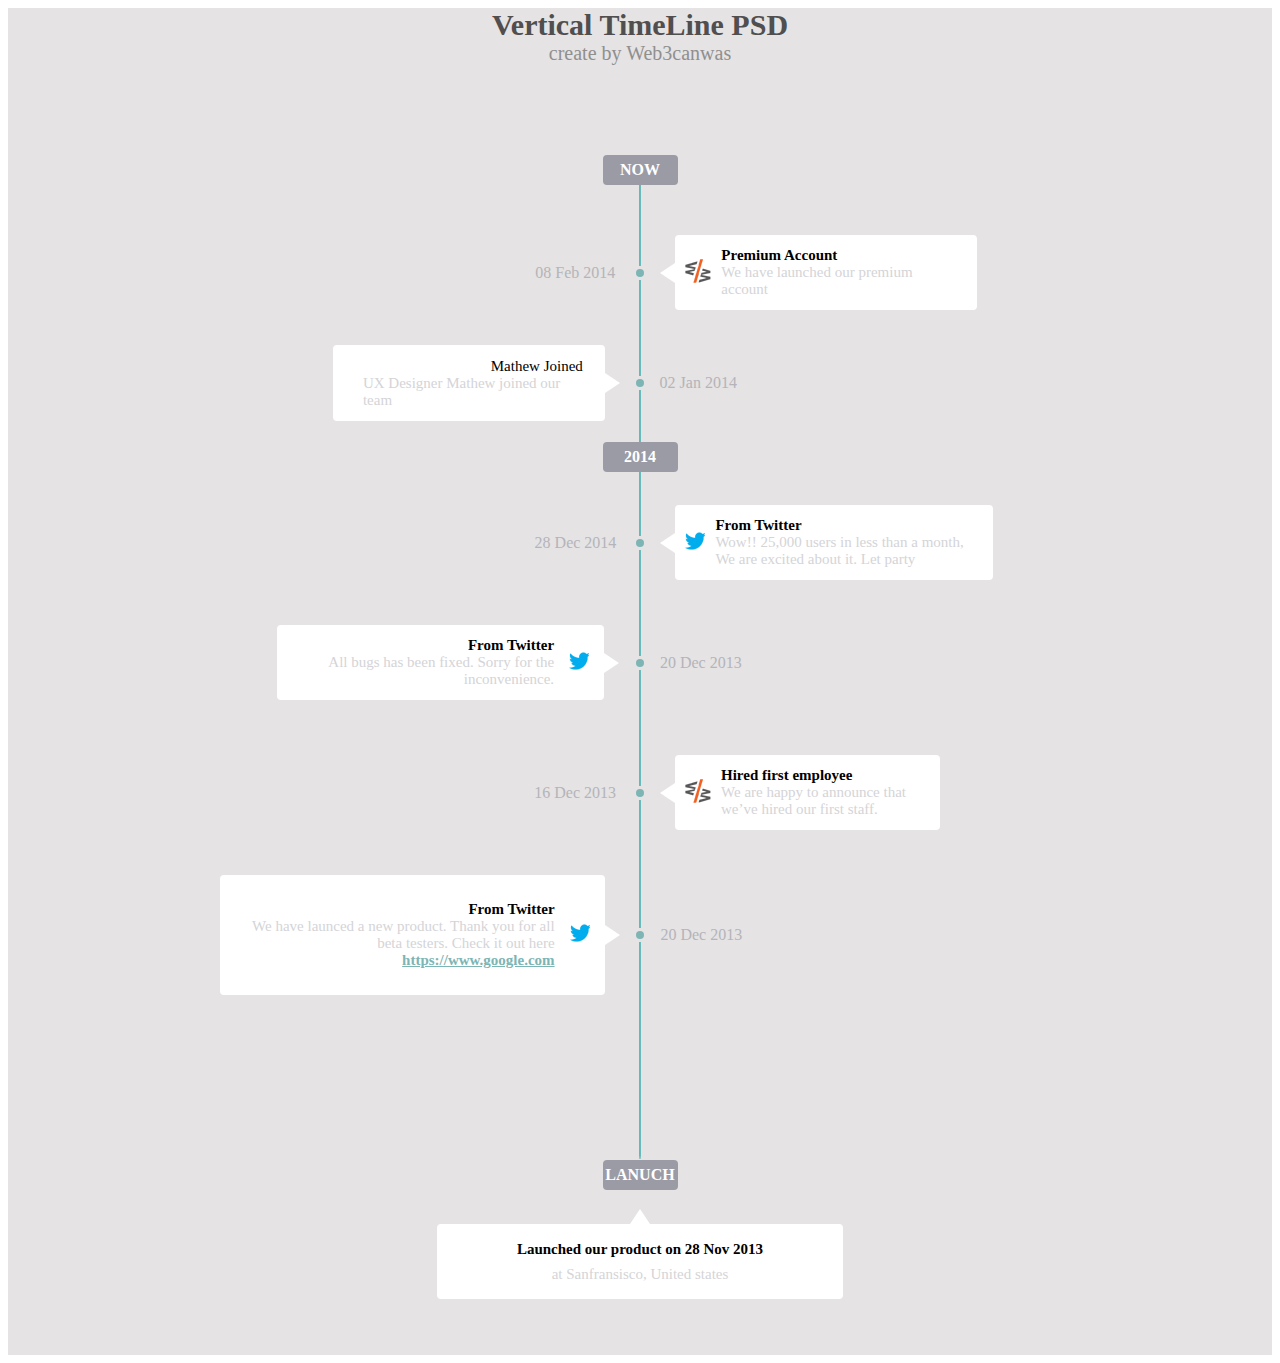
<file: TimeLine/index.html>
<!DOCTYPE html>
<html lang="en">

<head>
    <meta charset="UTF-8">
    <meta name="viewport" content="width=device-width, initial-scale=1.0">
    <meta http-equiv="X-UA-Compatible" content="ie=edge">
    <title>TimeLine</title>
    <link rel="stylesheet" href="CSS/style.css">
</head>

<body>
    <div class="container">
        <div class="title">
            <span>Vertical TimeLine PSD</span>
            <span>create by Web3canwas</span>
        </div>
        <div class="main">
            <div class="line">
                <img src="foto/line.png" alt="">
            </div>
            <div class="block-now">
                now
            </div>
            <div class="container-for__first-item">
                <div class="first-item">
                    <div class="date">
                        08 Feb 2014
                    </div>
                    <div class="center-point">
                        <span></span>
                    </div>
                    <div class="figure">
                        <div class="triangle-left__block">
                        </div>
                        <div class="main-information__block">
                            <div class="logo">
                                <img src="foto/logomed.png" alt="">
                            </div>
                            <div class="text">
                                <span>Premium Account</span>
                                <span>We have launched our premium account</span>
                            </div>
                        </div>
                    </div>
                </div>
            </div>
            <div class="container-for__second-item">
                <div class="second-item">
                    <div class="figure">
                        <div class="main-information__block">
                            <span>Mathew Joined</span>
                            <span>UX Designer Mathew joined our team</span>
                        </div>
                        <div class="triangle-right__block">
                        </div>
                    </div>
                    <div class="center-point">
                        <span></span>
                    </div>
                    <div class="date">
                        02 Jan 2014
                    </div>
                </div>
            </div>
            <div class="block-2014">
                2014
            </div>
            <div class="container-for__third-item">
                <div class="third-item">
                    <div class="date">
                        28 Dec 2014
                    </div>
                    <div class="center-point">
                        <span></span>
                    </div>
                    <div class="figure">
                        <div class="triangle-left__block">
                        </div>
                        <div class="main-information__block">
                            <div class="logo">
                                <img src="foto/twiter.png" alt="">
                            </div>
                            <div class="text">
                                <span>From Twitter</span>
                                <span>Wow!! 25,000 users in less than a month, We are excited about it. Let party</span>
                            </div>
                        </div>
                    </div>
                </div>
            </div>
            <div class="container-for__fourth-item">
                <div class="fourth-item">
                    <div class="figure">
                        <div class="main-information__block">
                            <div class="text">
                                <span>From Twitter</span>
                                <span>All bugs has been fixed. Sorry for the inconvenience. </span>
                            </div>
                            <div class="logo">
                                <img src="foto/twiter.png" alt="">
                            </div>
                        </div>
                        <div class="triangle-right__block">
                        </div>
                    </div>
                    <div class="center-point">
                        <span></span>
                    </div>
                    <div class="date">
                        20 Dec 2013
                    </div>

                </div>
            </div>
            <div class="container-for__fifth-item">
                <div class="fifth-item">
                    <div class="date">
                        16 Dec 2013
                    </div>
                    <div class="center-point">
                        <span></span>
                    </div>
                    <div class="figure">
                        <div class="triangle-left__block">
                        </div>
                        <div class="main-information__block">
                            <div class="logo">
                                <img src="foto/logomed.png" alt="">
                            </div>
                            <div class="text">
                                <span>Hired first employee</span>
                                <span>We are happy to announce that we’ve hired our first staff.</span>
                            </div>
                        </div>
                    </div>
                </div>
            </div>
            <div class="container-for__sixed-item">
                <div class="sixed-item">
                    <div class="figure">
                        <div class="main-information__block">
                            <div class="text">
                                <span>From Twitter</span>
                                <span>We have launced a new product. Thank you for all beta testers. 
                                    Check it out here <a href="https://www.google.com">https://www.google.com</a></span>
                            </div>
                            <div class="logo">
                                <img src="foto/twiter.png" alt="">
                            </div>
                        </div>
                        <div class="triangle-right__block">
                        </div>
                    </div>
                    <div class="center-point">
                        <span></span>
                    </div>
                    <div class="date">
                        20 Dec 2013
                    </div>

                </div>
            </div>
            <div class="block-launch">
                lanuch
            </div>
            <div class="container-for__sevens-item">
                <div class="sevens-item">
                    <div class="figure">
                        <div class="triangle-up__block">
                        </div>
                        <div class="main-information__block">
                            <div class="text">
                                <span>Launched our product on 28 Nov 2013</span>
                                <span>at Sanfransisco, United states</span>
                            </div>
                        </div>
                    </div>
                </div>
            </div>
        </div>

    </div>
</body>

</html>
</file>
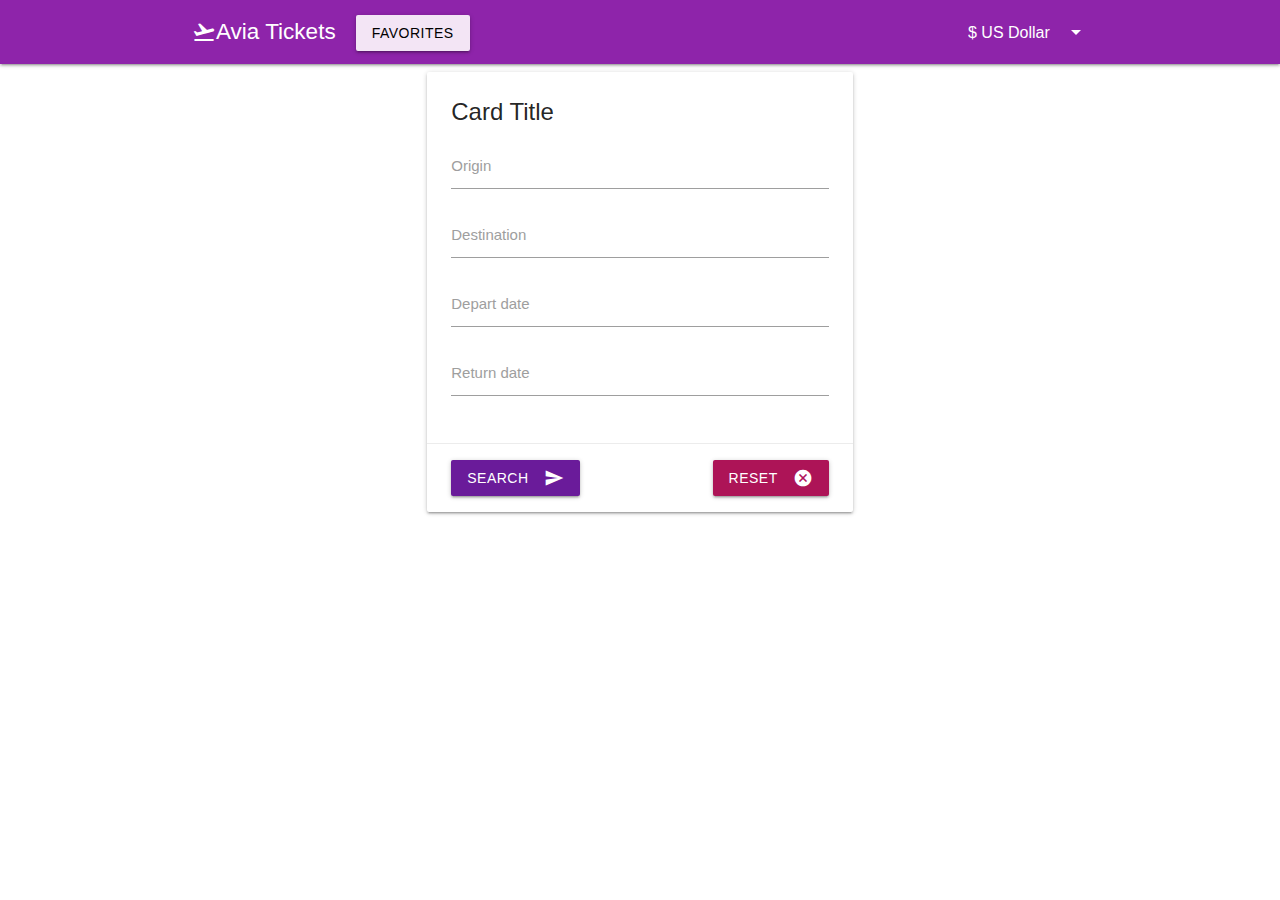
<file: ticketsProject/dist/index.html>
<!DOCTYPE html>
<html lang="en">

<head>
  <meta charset="UTF-8" />
  <meta name="viewport" content="width=device-width, initial-scale=1.0" />
  <meta http-equiv="X-UA-Compatible" content="ie=edge" />
  <title>Avia Tickets</title>
  <link href="https://fonts.googleapis.com/icon?family=Material+Icons" rel="stylesheet" />
<link href="./style.css" rel="stylesheet"></head>

<body>
  <nav class="header purple darken-1">
    <div class="nav-wrapper">
      <div class="container d-flex align-items-center">
        <div class="logo d-flex align-items-center">
          <i class="large material-icons">flight_takeoff</i>
          <a href="#" class="brand-logo">Avia Tickets</a>
        </div>
        <div class="favorites">
          <!-- Dropdown Trigger -->
          <a class="dropdown-trigger btn purple lighten-5 black-text" href="#" data-target="dropdown1">Favorites</a>

          <!-- Dropdown Structure -->
          <div id="dropdown1" class="dropdown-content">
            <!-- /favorite item -->
          </div>
        </div>
        <ul id="nav-mobile" class="right hide-on-med-and-down ml-auto">
          <li>
            <div class="input-field currency-select">
              <select id="currency">
                <option value="USD">$ US Dollar</option>
                <option value="EUR">€ Euro</option>
              </select>
            </div>
          </li>
        </ul>
      </div>
    </div>
  </nav>
  <div class="form-section">
    <div class="container">
      <div class="row d-flex">
        <div class="col m6 mx-auto">
          <div class="card">
            <form name="locationControls">
              <div class="card-content">
                <span class="card-title">Card Title</span>
                <div class="input-field">
                  <input type="text" id="autocomplete-origin" class="autocomplete" />
                  <label for="autocomplete-origin">Origin</label>
                </div>
                <div class="input-field">
                  <input type="text" id="autocomplete-destination" class="autocomplete" />
                  <label for="autocomplete-destination">Destination</label>
                </div>
                <div class="input-field">
                  <input type="text" class="datepicker" id="datepicker-depart" />
                  <label for="datepicker-depart">Depart date</label>
                </div>
                <div class="input-field">
                  <input type="text" class="datepicker" id="datepicker-return" />
                  <label for="datepicker-return">Return date</label>
                </div>
              </div>
              <div class="card-action d-flex">
                <button class="btn waves-effect waves-light purple darken-3" type="submit" name="action">
                  Search
                  <i class="material-icons right">send</i>
                </button>
                <button class="btn waves-effect waves-light pink darken-3 ml-auto" type="reset" name="action">
                  Reset
                  <i class="material-icons right">cancel</i>
                </button>
              </div>
            </form>
          </div>
        </div>
      </div>
    </div>
  </div>
  <div class="tickets-sections">
    <div class="container">
      <div class="row">
        <div class="col s12 m6">
          <!-- item ticket-card -->
        </div>
      </div>
    </div>
  </div>
<script type="text/javascript" src="polyfill.b6af88140ac4a9f646ba.js"></script><script type="text/javascript" src="app.b6af88140ac4a9f646ba.js"></script></body>

</html>
</file>
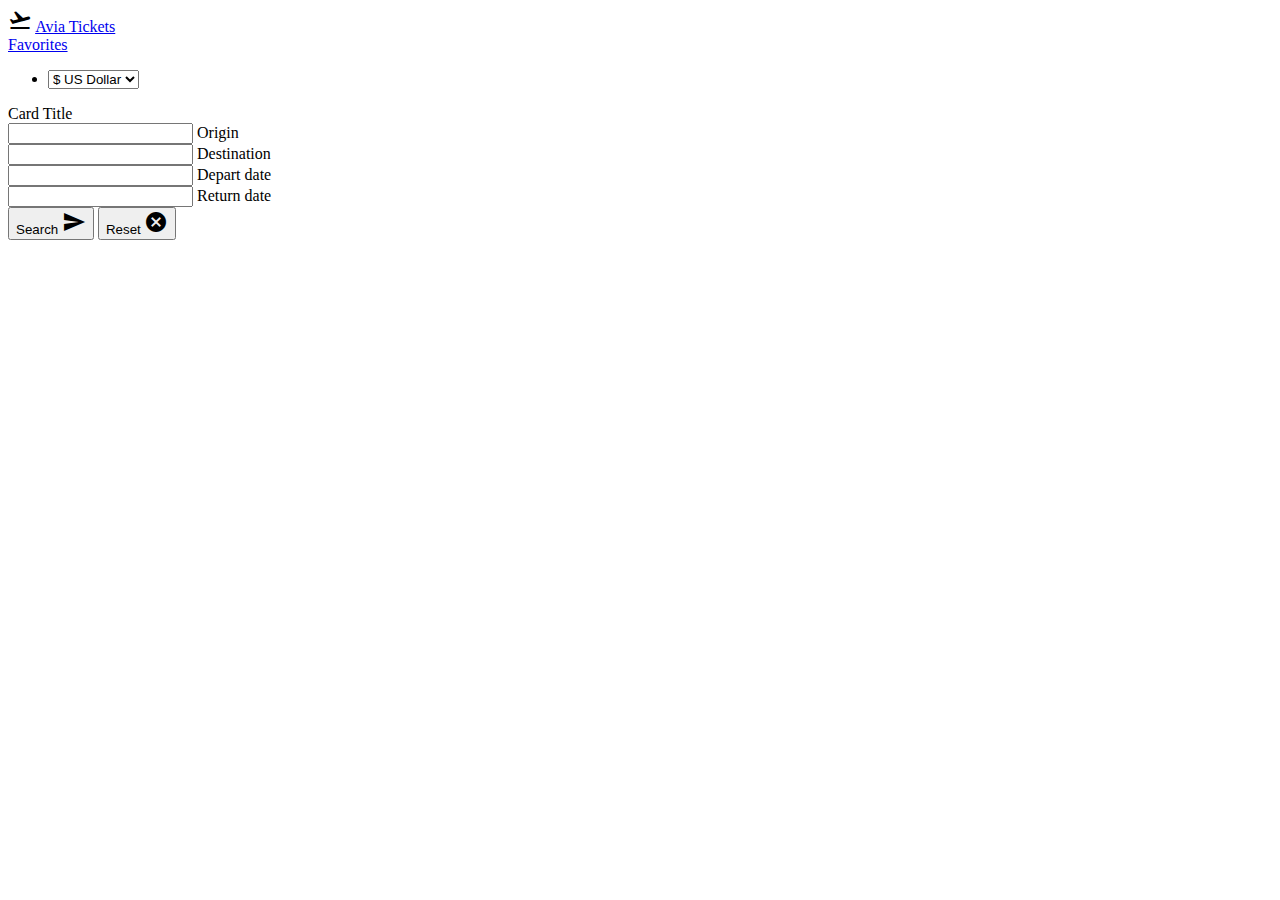
<file: ticketsProject/src/index.html>
<!DOCTYPE html>
<html lang="en">

<head>
  <meta charset="UTF-8" />
  <meta name="viewport" content="width=device-width, initial-scale=1.0" />
  <meta http-equiv="X-UA-Compatible" content="ie=edge" />
  <title>Avia Tickets</title>
  <link href="https://fonts.googleapis.com/icon?family=Material+Icons" rel="stylesheet" />
</head>

<body>
  <nav class="header purple darken-1">
    <div class="nav-wrapper">
      <div class="container d-flex align-items-center">
        <div class="logo d-flex align-items-center">
          <i class="large material-icons">flight_takeoff</i>
          <a href="#" class="brand-logo">Avia Tickets</a>
        </div>
        <div class="favorites">
          <!-- Dropdown Trigger -->
          <a class="dropdown-trigger btn purple lighten-5 black-text" href="#" data-target="dropdown1">Favorites</a>

          <!-- Dropdown Structure -->
          <div id="dropdown1" class="dropdown-content">
            <!-- /favorite item -->
          </div>
        </div>
        <ul id="nav-mobile" class="right hide-on-med-and-down ml-auto">
          <li>
            <div class="input-field currency-select">
              <select id="currency">
                <option value="USD">$ US Dollar</option>
                <option value="EUR">€ Euro</option>
              </select>
            </div>
          </li>
        </ul>
      </div>
    </div>
  </nav>
  <div class="form-section">
    <div class="container">
      <div class="row d-flex">
        <div class="col m6 mx-auto">
          <div class="card">
            <form name="locationControls">
              <div class="card-content">
                <span class="card-title">Card Title</span>
                <div class="input-field">
                  <input type="text" id="autocomplete-origin" class="autocomplete" />
                  <label for="autocomplete-origin">Origin</label>
                </div>
                <div class="input-field">
                  <input type="text" id="autocomplete-destination" class="autocomplete" />
                  <label for="autocomplete-destination">Destination</label>
                </div>
                <div class="input-field">
                  <input type="text" class="datepicker" id="datepicker-depart" />
                  <label for="datepicker-depart">Depart date</label>
                </div>
                <div class="input-field">
                  <input type="text" class="datepicker" id="datepicker-return" />
                  <label for="datepicker-return">Return date</label>
                </div>
              </div>
              <div class="card-action d-flex">
                <button class="btn waves-effect waves-light purple darken-3" type="submit" name="action">
                  Search
                  <i class="material-icons right">send</i>
                </button>
                <button class="btn waves-effect waves-light pink darken-3 ml-auto" type="reset" name="action">
                  Reset
                  <i class="material-icons right">cancel</i>
                </button>
              </div>
            </form>
          </div>
        </div>
      </div>
    </div>
  </div>
  <div class="tickets-sections">
    <div class="container">
      <div class="row">
        <div class="col s12 m6">
          <!-- item ticket-card -->
        </div>
      </div>
    </div>
  </div>
</body>

</html>
</file>
<file: Afrodita_adaptive_size/CSS/style.css>
@import url(https://fonts.googleapis.com/css?family=Open+Sans:300,400,600,700&subset=cyrillic);
@import url(http://uk.allfont.net/allfont.css?fonts=open-sans-extrabold);
.container-fluid {
  width: 100%;
  max-width: 1247px;
  height: auto;
  display: flex;
  justify-content: center;
  flex-direction: column;
  padding: 0; }

header {
  width: 100%;
  display: flex;
  justify-content: center;
  height: auto; }
  header .navbar {
    width: 100%;
    max-width: 1140px;
    padding: 0; }
  header .navbar-collapse {
    display: flex;
    justify-content: flex-end; }
    header .navbar-collapse li {
      padding-left: 3.947368421052632%; }
      header .navbar-collapse li a {
        text-decoration: none;
        color: #000000;
        font-family: "Open Sans";
        font-size: 17px;
        font-weight: 700;
        text-transform: uppercase; }
      header .navbar-collapse li::after {
        content: '';
        display: block;
        width: 100%;
        height: 5px;
        background: black;
        transform: translateY(2px) scale(0);
        transition: all 0.2s; }
      header .navbar-collapse li:hover::after {
        transform: translateY(2px) scale(1); }

.free-temple {
  position: relative;
  top: 20px;
  height: 100%; }
  .free-temple .col-lg-12 {
    width: 100%;
    display: flex; }
    .free-temple .col-lg-12 .vertical {
      width: 4.410585404971933%;
      max-width: 55px;
      height: 100%;
      max-height: 550px; }
      .free-temple .col-lg-12 .vertical .vertical__text {
        position: absolute;
        font-family: "Open Sans", arial;
        text-transform: uppercase;
        width: 100%;
        max-width: 193px;
        height: auto;
        transform: rotate(-90deg);
        transform-origin: 13% 100%;
        top: 75%; }
      .free-temple .col-lg-12 .vertical .vertical__btn {
        width: 100%;
        max-width: 17px;
        height: auto;
        position: absolute;
        left: 0.5%;
        top: 90%; }
    .free-temple .col-lg-12 .banner__img {
      display: flex;
      justify-content: center;
      align-items: center;
      width: 100%;
      max-width: 1140px;
      max-height: 550px;
      background-image: url("../foto/Banner.png");
      background-size: 100%;
      background-repeat: no-repeat;
      padding-bottom: 45.24%;
      position: relative; }
      .free-temple .col-lg-12 .banner__img .banner__img_text {
        position: absolute;
        top: 30%;
        width: 524px;
        text-shadow: 0 0 20px rgba(48, 48, 48, 0.7);
        color: #ffffff;
        font-family: 'Open Sans Extrabold', arial;
        font-size: 90px;
        font-weight: 400;
        line-height: 90px;
        text-transform: uppercase;
        text-align: center;
        /* Text style for "FREE , TEM" */
        letter-spacing: 7.9px; }

.hink-nobis {
  padding-top: 3%;
  position: relative; }
  .hink-nobis .col-lg-6 .left-div {
    width: 100%;
    max-width: width 600px;
    height: auto;
    padding-left: 8%; }
    .hink-nobis .col-lg-6 .left-div .title {
      width: 100%;
      max-width: 351px;
      height: auto;
      color: #000000;
      font-family: "Open Sans";
      font-size: 50px;
      font-weight: 700;
      line-height: 60px;
      text-transform: uppercase;
      margin-top: 35px; }
    .hink-nobis .col-lg-6 .left-div .visible-text {
      width: 100%;
      max-width: 367px;
      height: auto;
      margin-top: 5%;
      color: #000000;
      font-family: "Open Sans",arial;
      font-size: 15px;
      font-weight: 400;
      line-height: 30px; }
    .hink-nobis .col-lg-6 .left-div .btn-readmore {
      padding: 0;
      width: 100%;
      max-width: 125px;
      height: auto;
      color: #000000;
      font-family: "Open Sans",arial;
      font-size: 20px;
      font-weight: 700;
      line-height: 10px; }
  .hink-nobis .col-lg-6 .rigt-div {
    width: 100%;
    max-width: 570px;
    height: auto; }
    .hink-nobis .col-lg-6 .rigt-div .date {
      float: right;
      text-align: right;
      width: 100%;
      height: auto;
      color: #000000;
      font-family: "Open Sans - Extrabold", arial;
      font-size: 20px;
      font-weight: 600;
      line-height: 30px; }
    .hink-nobis .col-lg-6 .rigt-div .img {
      width: 100%;
      max-width: 540px;
      float: right;
      height: auto; }
      .hink-nobis .col-lg-6 .rigt-div .img img {
        max-width: 100%; }
  .hink-nobis .hink-nobis__lines {
    position: absolute;
    right: 42%;
    top: 50%;
    width: 100%;
    max-width: 272px; }
    .hink-nobis .hink-nobis__lines span {
      display: block;
      height: 5px;
      margin-bottom: 9.5%; }
    .hink-nobis .hink-nobis__lines :nth-child(1) {
      width: 100%;
      max-width: 270px;
      background: linear-gradient(to right, black 74.8%, white 25.2%); }
    .hink-nobis .hink-nobis__lines :nth-child(2) {
      width: 100%;
      max-width: 243px;
      background: linear-gradient(to right, black 50%, white 50%);
      margin-left: 29.4%; }
    .hink-nobis .hink-nobis__lines :nth-child(3) {
      width: 100%;
      max-width: 257px;
      background: linear-gradient(to right, black 62.2%, white 37.8%);
      margin-left: 15.4%; }

.graece-iudicabit {
  padding-top: 4%;
  height: auto;
  position: relative; }
  .graece-iudicabit .col-lg-6 .left-div {
    position: relative;
    padding-left: 7%; }
    .graece-iudicabit .col-lg-6 .left-div .date {
      width: 100%;
      height: auto;
      color: #000000;
      font-family: "Open Sans - Extrabold", arial;
      font-size: 20px;
      font-weight: 600;
      line-height: 30px; }
    .graece-iudicabit .col-lg-6 .left-div img {
      max-width: 100%;
      position: relative;
      z-index: 1; }
    .graece-iudicabit .col-lg-6 .left-div .text {
      width: 100%;
      max-width: 497px;
      height: auto;
      color: #000000;
      padding-top: 20%;
      position: relative;
      z-index: 1;
      bottom: 0;
      font-family: "Open Sans - Extrabold",arial;
      font-size: 79px;
      font-weight: 600;
      line-height: 80px;
      text-transform: uppercase;
      letter-spacing: 7.9px; }
    .graece-iudicabit .col-lg-6 .left-div .container-for-grey-block {
      width: 100%;
      max-width: 440px;
      position: absolute;
      top: 37%;
      left: 11%; }
      .graece-iudicabit .col-lg-6 .left-div .container-for-grey-block .grey-block {
        width: 100%;
        max-width: 490px;
        height: 190px;
        margin-left: 60px;
        transform: rotate(65deg);
        transform-origin: 5% 40%;
        background-color: #f6f6f6; }
  .graece-iudicabit .col-lg-6 .right-div {
    width: 100%;
    height: auto;
    position: relative; }
    .graece-iudicabit .col-lg-6 .right-div .title {
      position: relative;
      right: 8%;
      z-index: 1;
      width: 100%;
      height: auto;
      color: #000000;
      font-family: "Open Sans",arial;
      font-weight: 600;
      line-height: 50px;
      text-transform: uppercase;
      z-index: 1;
      text-align: right; }
      .graece-iudicabit .col-lg-6 .right-div .title :nth-child(1) {
        font-size: 40px; }
      .graece-iudicabit .col-lg-6 .right-div .title :nth-child(2) {
        font-size: 60px;
        float: right;
        font-weight: 600; }
    .graece-iudicabit .col-lg-6 .right-div .visible-text {
      position: relative;
      z-index: 1;
      width: 100%;
      max-width: 550px;
      height: auto;
      z-index: 1;
      padding-top: 10%;
      color: #000000;
      font-family: "Open Sans",arial;
      font-size: 15px;
      font-weight: 400;
      line-height: 30px; }
    .graece-iudicabit .col-lg-6 .right-div .block-bth {
      padding-top: 5%; }
      .graece-iudicabit .col-lg-6 .right-div .block-bth .btn-readmore {
        width: 100%;
        max-width: 125px;
        height: auto;
        color: #000000;
        font-family: "Open Sans",arial;
        font-size: 20px;
        font-weight: 700;
        line-height: 10px;
        padding: 0; }
    .graece-iudicabit .col-lg-6 .right-div .date {
      position: relative;
      right: 8%;
      margin-top: 5%;
      text-align: right;
      width: 100%;
      height: auto;
      color: #000000;
      font-family: "Open Sans - Extrabold", arial;
      font-size: 20px;
      font-weight: 600;
      line-height: 30px; }
    .graece-iudicabit .col-lg-6 .right-div .img {
      position: relative; }
      .graece-iudicabit .col-lg-6 .right-div .img img {
        max-width: 100%;
        float: right;
        padding-right: 7%; }
      .graece-iudicabit .col-lg-6 .right-div .img .vertical__text {
        position: absolute;
        padding-top: 75%;
        left: 91%;
        font-family: "Open Sans", arial;
        text-transform: uppercase;
        width: 100%;
        max-width: 330px;
        height: auto;
        min-height: 30px;
        transform: rotate(-90deg);
        transform-origin: 13% 100%; }
  .graece-iudicabit .main-grey-block {
    position: absolute;
    top: 10%;
    left: 25%;
    width: 100%;
    max-width: 730px;
    height: 100%;
    max-height: 200px;
    max-height: 200px;
    background-color: #f6f6f6; }

.sing-up-for {
  display: flex;
  justify-content: center;
  padding-top: 4%; }
  .sing-up-for .col-lg-12 {
    width: 100%;
    max-width: 1140px;
    height: 100%;
    max-height: 260px; }
    .sing-up-for .col-lg-12 .sing-up-for__img {
      display: flex;
      justify-content: center;
      width: 100%;
      max-width: 1140px;
      height: 100%;
      max-height: 260px;
      background-image: url("../foto/sing-up-for.png");
      background-size: 100%;
      background-repeat: no-repeat;
      padding-bottom: 20%;
      position: relative; }
      .sing-up-for .col-lg-12 .sing-up-for__img .img_content {
        width: 100%;
        max-width: 667px;
        position: absolute;
        top: 25%; }
        .sing-up-for .col-lg-12 .sing-up-for__img .img_content .text {
          width: 100%;
          max-width: 657px;
          height: auto;
          text-shadow: 0 0 20px rgba(48, 48, 48, 0.7);
          color: #ffffff;
          font-family: "Open Sans", arial;
          font-size: 50px;
          font-weight: 700;
          text-transform: uppercase; }
        .sing-up-for .col-lg-12 .sing-up-for__img .img_content button {
          width: 100%;
          max-width: 133px;
          height: auto;
          margin-left: 40%;
          border-radius: 15px;
          border: none;
          background-color: #ffffff;
          color: #000000;
          font-family: "Open Sans",arial;
          font-size: 13px;
          font-weight: 700;
          line-height: 30px;
          text-transform: uppercase; }

.vitae {
  width: 100%;
  padding-top: 5%;
  display: flex;
  justify-content: center; }
  .vitae .col-lg-12 {
    width: 100%;
    max-width: 1140px;
    height: auto;
    display: flex;
    flex-direction: column;
    align-items: center; }
    .vitae .col-lg-12 .title {
      color: #000000;
      font-family: "Open Sans" , arial;
      font-size: 20px;
      font-weight: 700;
      line-height: 30px;
      text-transform: uppercase;
      width: 100%;
      max-width: 550px;
      height: auto; }
      .vitae .col-lg-12 .title span {
        margin-right: 3.5%; }
    .vitae .col-lg-12 .text {
      color: #000000;
      font-family: "Open Sans",arial;
      font-size: 15px;
      font-weight: 400;
      line-height: 30px;
      width: 100%;
      max-width: 830px;
      text-align: center;
      padding-top: 4%; }

.pictures {
  height: 100%;
  display: flex;
  justify-content: center;
  padding-top: 4%; }
  .pictures .col-lg-12 {
    width: 100%;
    max-width: 1140px;
    height: 100%;
    display: flex;
    justify-content: space-between; }
    .pictures .col-lg-12 .first__picture {
      width: 100%;
      max-width: 360px;
      max-height: 468px;
      padding-bottom: 41%;
      display: flex;
      justify-content: center;
      position: relative;
      background-image: url("../foto/mei.png");
      background-size: 100%;
      background-repeat: no-repeat; }
      .pictures .col-lg-12 .first__picture .first__picture_text {
        text-shadow: 0 0 20px rgba(48, 48, 48, 0.7);
        color: #ffffff;
        font-family: "Open Sans - Extrabold", arial;
        font-size: 79px;
        font-weight: 600;
        line-height: 87.8px;
        text-transform: uppercase;
        letter-spacing: 7.9px;
        text-align: center;
        position: absolute;
        top: 50%;
        transform: translate(0, -50%); }
    .pictures .col-lg-12 .second__picture {
      width: 100%;
      max-width: 360px;
      max-height: 468px;
      padding-bottom: 41%;
      display: flex;
      justify-content: center;
      position: relative;
      background-image: url("../foto/cibo.png");
      background-size: 100%;
      background-repeat: no-repeat; }
      .pictures .col-lg-12 .second__picture .second__picture_text {
        text-shadow: 0 0 20px rgba(48, 48, 48, 0.7);
        color: #ffffff;
        font-family: "Open Sans - Extrabold", arial;
        font-size: 79px;
        font-weight: 600;
        line-height: 87.8px;
        text-transform: uppercase;
        letter-spacing: 7.9px;
        text-align: center;
        position: absolute;
        top: 50%;
        transform: translate(0, -50%); }
    .pictures .col-lg-12 .third__picture {
      width: 100%;
      max-width: 360px;
      max-height: 468px;
      padding-bottom: 41%;
      display: flex;
      justify-content: center;
      position: relative;
      background-image: url("../foto/eum.png");
      background-size: 100%;
      background-repeat: no-repeat; }
      .pictures .col-lg-12 .third__picture .third__picture_text {
        text-shadow: 0 0 20px rgba(48, 48, 48, 0.7);
        color: #ffffff;
        font-family: "Open Sans - Extrabold", arial;
        font-size: 79px;
        font-weight: 600;
        line-height: 87.8px;
        text-transform: uppercase;
        letter-spacing: 7.9px;
        text-align: center;
        position: absolute;
        top: 50%;
        transform: translate(0, -50%); }

.pri-att {
  padding-top: 4%;
  position: relative; }
  .pri-att .col-lg-6 {
    width: 100%;
    max-width: 1140px; }
    .pri-att .col-lg-6 .left-div {
      padding-left: 7%; }
      .pri-att .col-lg-6 .left-div img {
        max-width: 100%;
        position: relative;
        z-index: 1; }
  .pri-att .col-lg-6 .right-div .title {
    height: auto;
    color: #000000;
    font-family: "Open Sans",arial;
    font-weight: 600;
    line-height: 50px;
    text-transform: uppercase;
    z-index: 1;
    text-align: right;
    position: relative;
    right: 8%;
    z-index: 1;
    width: 100%; }
    .pri-att .col-lg-6 .right-div .title :nth-child(1) {
      font-size: 40px; }
    .pri-att .col-lg-6 .right-div .title :nth-child(2) {
      font-size: 60px;
      float: right;
      font-weight: 600; }
  .pri-att .col-lg-6 .right-div .visible-text {
    color: #000000;
    font-family: "Open Sans",arial;
    font-size: 15px;
    font-weight: 400;
    line-height: 30px;
    width: 100%;
    max-width: 506px;
    position: absolute;
    margin-top: 8%;
    z-index: 1; }
    .pri-att .col-lg-6 .right-div .visible-text :nth-child(1) {
      display: block;
      padding-bottom: 50px; }
    .pri-att .col-lg-6 .right-div .visible-text :nth-child(2) {
      display: block; }
    .pri-att .col-lg-6 .right-div .visible-text .block-bth {
      padding-top: 5%; }
      .pri-att .col-lg-6 .right-div .visible-text .block-bth .btn-readmore {
        width: 100%;
        max-width: 125px;
        height: auto;
        color: #000000;
        font-family: "Open Sans",arial;
        font-size: 20px;
        font-weight: 700;
        line-height: 10px;
        padding: 0; }
  .pri-att .main-grey-block {
    width: 100%;
    max-width: 650px;
    height: 100%;
    max-height: 430px;
    background: #f6f6f6;
    position: absolute;
    top: 19%;
    left: 30%; }

.about {
  padding-top: 4%; }
  .about .col-lg-12 {
    display: flex;
    flex-direction: column;
    align-items: center; }
    .about .col-lg-12 .title {
      color: #000000;
      font-family: "Open Sans" , arial;
      font-size: 20px;
      font-weight: 700;
      line-height: 30px;
      text-transform: uppercase;
      width: 100%;
      max-width: 1100px;
      text-align: center; }
      .about .col-lg-12 .title span {
        margin-right: 3.5%; }
    .about .col-lg-12 .text {
      color: #000000;
      font-family: "Open Sans",arial;
      font-size: 15px;
      font-weight: 400;
      line-height: 30px;
      width: 100%;
      max-width: 935px;
      line-height: 25px;
      text-align: center;
      padding-top: 4%; }
      .about .col-lg-12 .text :nth-child(1) {
        display: block; }
      .about .col-lg-12 .text :nth-child(2) {
        display: block; }

.social-nerworks {
  padding-top: 4%;
  padding-bottom: 4%; }
  .social-nerworks .col-lg-12 {
    width: 100%;
    display: flex;
    justify-content: center; }
    .social-nerworks .col-lg-12 a img {
      max-width: 100%;
      padding-left: 25%; }

@media screen and (max-width: 768px) {
  .free-temple .col-lg-12 .vertical .vertical__text {
    transform: rotate(0deg);
    transform-origin: 0 100%;
    position: absolute;
    top: 100%; }
  .free-temple .col-lg-12 .banner__img .banner__img_text {
    position: absolute;
    top: 40%;
    width: 524px;
    height: auto;
    text-shadow: 0 0 20px rgba(48, 48, 48, 0.7);
    color: #ffffff;
    font-family: 'Open Sans Extrabold', arial;
    font-size: 45px;
    font-weight: 400;
    line-height: 45px;
    text-transform: uppercase;
    text-align: center;
    /* Text style for "FREE , TEM" */
    letter-spacing: 7.9px; }

  .graece-iudicabit {
    padding-top: 4%;
    height: auto;
    position: relative; }
    .graece-iudicabit .col-lg-6 .left-div {
      position: relative;
      padding-left: 7%; }
      .graece-iudicabit .col-lg-6 .left-div .date {
        width: 100%;
        height: auto;
        color: #000000;
        font-family: "Open Sans - Extrabold", arial;
        font-size: 20px;
        font-weight: 600;
        line-height: 30px; }
      .graece-iudicabit .col-lg-6 .left-div img {
        max-width: 100%;
        position: relative;
        z-index: 1; }
      .graece-iudicabit .col-lg-6 .left-div .text {
        width: 100%;
        max-width: 497px;
        height: auto;
        color: #000000;
        padding-top: 20%;
        position: relative;
        z-index: 1;
        bottom: 0;
        font-family: "Open Sans - Extrabold",arial;
        font-size: 79px;
        font-weight: 600;
        line-height: 80px;
        text-transform: uppercase;
        letter-spacing: 7.9px; }
      .graece-iudicabit .col-lg-6 .left-div .container-for-grey-block {
        width: 100%;
        max-width: 440px;
        position: absolute;
        top: 37%;
        left: 11%; }
        .graece-iudicabit .col-lg-6 .left-div .container-for-grey-block .grey-block {
          width: 490px;
          height: 190px;
          margin-left: 60px;
          transform: rotate(65deg);
          transform-origin: 5% 40%;
          background-color: #f6f6f6; }
    .graece-iudicabit .col-lg-6 .right-div {
      width: 100%;
      height: auto;
      position: relative; }
      .graece-iudicabit .col-lg-6 .right-div .title {
        position: relative;
        right: 8%;
        z-index: 1;
        width: 100%;
        height: auto;
        color: #000000;
        font-family: "Open Sans",arial;
        font-weight: 600;
        line-height: 50px;
        text-transform: uppercase;
        z-index: 1;
        text-align: right; }
        .graece-iudicabit .col-lg-6 .right-div .title :nth-child(1) {
          font-size: 40px; }
        .graece-iudicabit .col-lg-6 .right-div .title :nth-child(2) {
          font-size: 60px;
          float: right;
          font-weight: 600; }
      .graece-iudicabit .col-lg-6 .right-div .visible-text {
        position: relative;
        z-index: 1;
        width: 100%;
        max-width: 550px;
        height: auto;
        z-index: 1;
        top: 3%;
        color: #000000;
        font-family: "Open Sans",arial;
        font-size: 15px;
        font-weight: 400;
        line-height: 30px; }
      .graece-iudicabit .col-lg-6 .right-div .block-bth {
        padding-top: 5%; }
        .graece-iudicabit .col-lg-6 .right-div .block-bth .btn-readmore {
          width: 100%;
          max-width: 125px;
          height: auto;
          color: #000000;
          font-family: "Open Sans",arial;
          font-size: 20px;
          font-weight: 700;
          line-height: 10px;
          padding: 0; }
      .graece-iudicabit .col-lg-6 .right-div .date {
        position: relative;
        right: 8%;
        padding-top: 4%;
        text-align: right;
        width: 100%;
        height: auto;
        color: #000000;
        font-family: "Open Sans - Extrabold", arial;
        font-size: 20px;
        font-weight: 600;
        line-height: 30px; }
      .graece-iudicabit .col-lg-6 .right-div .img {
        position: relative; }
        .graece-iudicabit .col-lg-6 .right-div .img img {
          max-width: 100%;
          float: right;
          padding-right: 7%; }
        .graece-iudicabit .col-lg-6 .right-div .img .vertical__text {
          position: absolute;
          padding-top: 75%;
          left: 91%;
          font-family: "Open Sans", arial;
          text-transform: uppercase;
          width: 100%;
          max-width: 330px;
          height: auto;
          min-height: 30px;
          transform: rotate(-90deg);
          transform-origin: 13% 100%; }
    .graece-iudicabit .grey-block {
      position: absolute;
      top: 10%;
      left: 25%;
      width: 100%;
      max-width: 730px;
      height: 100%;
      max-height: 200px;
      max-height: 200px;
      background-color: #f6f6f6; }

  .sing-up-for {
    display: flex;
    justify-content: center;
    padding-top: 4%; }
    .sing-up-for .col-lg-12 {
      width: 100%;
      max-width: 1140px;
      height: 100%;
      max-height: 260px; }
      .sing-up-for .col-lg-12 .sing-up-for__img {
        display: flex;
        justify-content: center;
        width: 100%;
        max-width: 1140px;
        height: 100%;
        max-height: 260px;
        background-image: url("../foto/sing-up-for.png");
        background-size: 100%;
        background-repeat: no-repeat;
        padding-bottom: 20%;
        position: relative; }
        .sing-up-for .col-lg-12 .sing-up-for__img .img_content {
          width: 100%;
          max-width: 400px;
          position: absolute;
          top: 17%; }
          .sing-up-for .col-lg-12 .sing-up-for__img .img_content .text {
            width: 100%;
            max-width: 400px;
            height: auto;
            text-shadow: 0 0 20px rgba(48, 48, 48, 0.7);
            color: #ffffff;
            font-family: "Open Sans", arial;
            font-size: 30px;
            font-weight: 700;
            text-transform: uppercase; }
          .sing-up-for .col-lg-12 .sing-up-for__img .img_content button {
            width: 100%;
            max-width: 133px;
            height: auto;
            margin-left: 35%;
            border-radius: 15px;
            border: none;
            background-color: #ffffff;
            color: #000000;
            font-family: "Open Sans",arial;
            font-size: 13px;
            font-weight: 700;
            line-height: 30px;
            text-transform: uppercase; }

  .vitae {
    width: 100%;
    padding-top: 5%;
    display: flex;
    justify-content: center; }
    .vitae .col-lg-12 {
      width: 100%;
      max-width: 1140px;
      height: auto;
      display: flex;
      flex-direction: column;
      align-items: center; }
      .vitae .col-lg-12 .title {
        color: #000000;
        font-family: "Open Sans" , arial;
        font-size: 20px;
        font-weight: 700;
        line-height: 30px;
        text-transform: uppercase;
        font-size: 15px;
        text-align: center;
        width: 100%;
        max-width: 550px;
        height: auto; }
        .vitae .col-lg-12 .title span {
          margin-right: 3.5%; }
      .vitae .col-lg-12 .text {
        color: #000000;
        font-family: "Open Sans",arial;
        font-size: 15px;
        font-weight: 400;
        line-height: 30px;
        width: 100%;
        max-width: 830px;
        text-align: center;
        padding-top: 4%; }

  .pri-att {
    padding-top: 4%;
    position: relative;
    display: flex;
    flex-direction: column-reverse; }
    .pri-att .col-lg-6 {
      width: 100%;
      max-width: 1140px; }
      .pri-att .col-lg-6 .left-div {
        padding-left: 0%;
        display: flex;
        justify-content: center;
        padding-top: 40%; }
        .pri-att .col-lg-6 .left-div img {
          margin-top: 14%;
          max-width: 100%;
          position: relative;
          z-index: 1; }
    .pri-att .col-lg-6 .right-div {
      display: flex;
      justify-content: center; }
      .pri-att .col-lg-6 .right-div .title {
        height: auto;
        color: #000000;
        font-family: "Open Sans",arial;
        font-weight: 600;
        line-height: 50px;
        text-transform: uppercase;
        z-index: 1;
        text-align: right;
        position: relative;
        z-index: 1;
        text-align: center;
        right: 0;
        width: 100%; }
        .pri-att .col-lg-6 .right-div .title :nth-child(1) {
          font-size: 40px; }
        .pri-att .col-lg-6 .right-div .title :nth-child(2) {
          font-size: 60px;
          float: right;
          font-weight: 600; }
      .pri-att .col-lg-6 .right-div .visible-text {
        color: #000000;
        font-family: "Open Sans",arial;
        font-size: 15px;
        font-weight: 400;
        line-height: 30px;
        width: 100%;
        max-width: 506px;
        position: absolute;
        top: 20%;
        z-index: 1;
        text-align: center; }
        .pri-att .col-lg-6 .right-div .visible-text :nth-child(1) {
          display: block;
          padding-bottom: 15px; }
        .pri-att .col-lg-6 .right-div .visible-text :nth-child(2) {
          display: block; }
        .pri-att .col-lg-6 .right-div .visible-text .block-bth {
          display: flex;
          justify-content: center;
          padding-top: 5%; }
          .pri-att .col-lg-6 .right-div .visible-text .block-bth .btn-readmore {
            width: 100%;
            max-width: 125px;
            height: auto;
            color: #000000;
            font-family: "Open Sans",arial;
            font-size: 20px;
            font-weight: 700;
            line-height: 10px;
            padding: 0; }
    .pri-att .main-grey-block {
      display: none; } }
@media screen and (max-width: 992px) {
  .hink-nobis .col-lg-6 .left-div {
    padding: 0;
    width: 100%;
    max-width: 600px;
    height: auto;
    display: flex;
    align-items: center;
    flex-direction: column; }
    .hink-nobis .col-lg-6 .left-div .title {
      width: 100%;
      max-width: 351px;
      height: auto;
      color: #000000;
      font-family: "Open Sans";
      font-size: 50px;
      font-weight: 700;
      line-height: 60px;
      text-transform: uppercase;
      margin-top: 35px;
      text-align: center; }
    .hink-nobis .col-lg-6 .left-div .visible-text {
      width: 100%;
      max-width: 367px;
      height: auto;
      margin-top: 5%;
      color: #000000;
      font-family: "Open Sans",arial;
      font-size: 15px;
      font-weight: 400;
      line-height: 30px;
      text-align: center; }
    .hink-nobis .col-lg-6 .left-div .btn-readmore {
      padding: 0;
      margin-top: 5%;
      width: 100%;
      max-width: 125px;
      height: auto;
      color: #000000;
      font-family: "Open Sans",arial;
      font-size: 20px;
      font-weight: 700;
      line-height: 10px; }
  .hink-nobis .col-lg-6 {
    display: flex;
    justify-content: center;
    margin-top: 30px; }
    .hink-nobis .col-lg-6 .rigt-div {
      width: 100%;
      max-width: 540px;
      height: auto; }
      .hink-nobis .col-lg-6 .rigt-div .date {
        text-align: center; }
      .hink-nobis .col-lg-6 .rigt-div .img {
        width: 100%;
        height: auto; }
        .hink-nobis .col-lg-6 .rigt-div .img img {
          width: 100%; }
  .hink-nobis .hink-nobis__lines {
    display: none; }

  .graece-iudicabit {
    padding-top: 4%;
    height: auto;
    display: flex;
    justify-content: center; }
    .graece-iudicabit .col-lg-6 {
      display: flex;
      justify-content: center; }
      .graece-iudicabit .col-lg-6 .left-div {
        position: relative;
        padding-left: 0; }
        .graece-iudicabit .col-lg-6 .left-div .date {
          width: 100%;
          height: auto;
          color: #000000;
          font-family: "Open Sans - Extrabold", arial;
          font-size: 20px;
          font-weight: 600;
          line-height: 30px;
          text-align: center; }
        .graece-iudicabit .col-lg-6 .left-div img {
          max-width: 100%;
          position: relative;
          z-index: 1; }
        .graece-iudicabit .col-lg-6 .left-div .text {
          width: 100%;
          max-width: 497px;
          height: auto;
          text-align: center;
          margin-left: 5%;
          color: #000000;
          padding-top: 20%;
          position: relative;
          z-index: 1;
          bottom: 0;
          font-family: "Open Sans - Extrabold",arial;
          font-size: 79px;
          font-weight: 600;
          line-height: 80px;
          text-transform: uppercase;
          letter-spacing: 7.9px; }
        .graece-iudicabit .col-lg-6 .left-div .container-for-grey-block {
          width: 100%;
          max-width: 440px;
          position: absolute;
          top: 37%;
          left: 11%; }
          .graece-iudicabit .col-lg-6 .left-div .container-for-grey-block .grey-block {
            width: 100%;
            max-width: 490px;
            height: 190px;
            margin-left: 60px;
            transform: rotate(65deg);
            transform-origin: 1% 50%;
            background-color: #f6f6f6; }
    .graece-iudicabit .col-lg-6 .right-div {
      width: 100%;
      height: auto;
      display: flex;
      flex-direction: column;
      align-items: center; }
      .graece-iudicabit .col-lg-6 .right-div .title {
        width: 100%;
        max-width: 300px;
        text-align: center;
        right: 0;
        top: 5%; }
      .graece-iudicabit .col-lg-6 .right-div .visible-text {
        width: 100%;
        max-width: 550px;
        height: auto;
        z-index: 1;
        padding-top: 6%;
        text-align: center;
        color: #000000;
        font-family: "Open Sans",arial;
        font-size: 15px;
        font-weight: 400;
        line-height: 30px; }
      .graece-iudicabit .col-lg-6 .right-div .block-bth {
        padding-top: 5%; }
        .graece-iudicabit .col-lg-6 .right-div .block-bth .btn-readmore {
          width: 100%;
          max-width: 125px;
          height: auto;
          color: #000000;
          font-family: "Open Sans",arial;
          font-size: 20px;
          font-weight: 700;
          line-height: 10px;
          padding: 0; }
      .graece-iudicabit .col-lg-6 .right-div .date {
        width: 100%;
        position: relative;
        right: 0;
        text-align: center;
        margin-top: 5%;
        width: 100%;
        height: auto;
        color: #000000;
        font-family: "Open Sans - Extrabold", arial;
        font-size: 20px;
        font-weight: 600;
        line-height: 30px; }
      .graece-iudicabit .col-lg-6 .right-div .img {
        position: relative; }
        .graece-iudicabit .col-lg-6 .right-div .img img {
          max-width: 100%;
          float: right;
          padding-right: 7%; }
        .graece-iudicabit .col-lg-6 .right-div .img .vertical__text {
          position: absolute;
          padding-top: 75%;
          left: 91%;
          font-family: "Open Sans", arial;
          text-transform: uppercase;
          width: 100%;
          max-width: 330px;
          height: auto;
          min-height: 30px;
          transform: rotate(-90deg);
          transform-origin: 13% 100%; }
    .graece-iudicabit .main-grey-block {
      display: none; }

  .pictures {
    height: 100%;
    display: flex;
    justify-content: center;
    padding-top: 4%; }
    .pictures .col-lg-12 {
      width: 100%;
      max-width: 1140px;
      height: 100%;
      display: flex;
      flex-direction: column;
      align-items: center; }
      .pictures .col-lg-12 .first__picture {
        width: 100%;
        max-width: 360px;
        max-height: 468px;
        padding-bottom: 41%;
        display: flex;
        justify-content: center;
        position: relative;
        background-image: url("../foto/mei.png");
        background-size: 100%;
        background-repeat: no-repeat;
        max-width: 600px;
        padding-bottom: 80%; }
        .pictures .col-lg-12 .first__picture .first__picture_text {
          text-shadow: 0 0 20px rgba(48, 48, 48, 0.7);
          color: #ffffff;
          font-family: "Open Sans - Extrabold", arial;
          font-size: 79px;
          font-weight: 600;
          line-height: 87.8px;
          text-transform: uppercase;
          letter-spacing: 7.9px;
          text-align: center;
          position: absolute;
          top: 50%;
          transform: translate(0, -50%); }
      .pictures .col-lg-12 .second__picture {
        width: 100%;
        max-width: 360px;
        max-height: 468px;
        padding-bottom: 41%;
        display: flex;
        justify-content: center;
        position: relative;
        background-image: url("../foto/cibo.png");
        background-size: 100%;
        background-repeat: no-repeat;
        max-width: 600px;
        padding-bottom: 80%;
        margin-top: 3.5%; }
        .pictures .col-lg-12 .second__picture .second__picture_text {
          text-shadow: 0 0 20px rgba(48, 48, 48, 0.7);
          color: #ffffff;
          font-family: "Open Sans - Extrabold", arial;
          font-size: 79px;
          font-weight: 600;
          line-height: 87.8px;
          text-transform: uppercase;
          letter-spacing: 7.9px;
          text-align: center;
          position: absolute;
          top: 50%;
          transform: translate(0, -50%); }
      .pictures .col-lg-12 .third__picture {
        width: 100%;
        max-width: 360px;
        max-height: 468px;
        padding-bottom: 41%;
        display: flex;
        justify-content: center;
        position: relative;
        background-image: url("../foto/eum.png");
        background-size: 100%;
        background-repeat: no-repeat;
        max-width: 600px;
        padding-bottom: 80%;
        margin-top: 3.5%; }
        .pictures .col-lg-12 .third__picture .third__picture_text {
          text-shadow: 0 0 20px rgba(48, 48, 48, 0.7);
          color: #ffffff;
          font-family: "Open Sans - Extrabold", arial;
          font-size: 79px;
          font-weight: 600;
          line-height: 87.8px;
          text-transform: uppercase;
          letter-spacing: 7.9px;
          text-align: center;
          position: absolute;
          top: 50%;
          transform: translate(0, -50%); }

  .pri-att {
    padding-top: 4%;
    position: relative;
    display: flex;
    flex-direction: column-reverse; }
    .pri-att .col-lg-6 {
      width: 100%;
      max-width: 1140px; }
      .pri-att .col-lg-6 .left-div {
        padding-left: 0%;
        display: flex;
        justify-content: center;
        padding-top: 40%; }
        .pri-att .col-lg-6 .left-div img {
          padding-top: 8%;
          max-width: 100%;
          position: relative;
          z-index: 1; }
    .pri-att .col-lg-6 .right-div {
      display: flex;
      justify-content: center; }
      .pri-att .col-lg-6 .right-div .title {
        height: auto;
        color: #000000;
        font-family: "Open Sans",arial;
        font-weight: 600;
        line-height: 50px;
        text-transform: uppercase;
        z-index: 1;
        text-align: right;
        position: relative;
        z-index: 1;
        text-align: center;
        right: 0;
        width: 100%; }
        .pri-att .col-lg-6 .right-div .title :nth-child(1) {
          font-size: 40px; }
        .pri-att .col-lg-6 .right-div .title :nth-child(2) {
          font-size: 60px;
          float: right;
          font-weight: 600; }
      .pri-att .col-lg-6 .right-div .visible-text {
        color: #000000;
        font-family: "Open Sans",arial;
        font-size: 15px;
        font-weight: 400;
        line-height: 30px;
        width: 100%;
        max-width: 506px;
        position: absolute;
        margin-top: 8%;
        z-index: 1;
        text-align: center;
        padding-top: 6%; }
        .pri-att .col-lg-6 .right-div .visible-text :nth-child(1) {
          display: block;
          padding-bottom: 15px; }
        .pri-att .col-lg-6 .right-div .visible-text :nth-child(2) {
          display: block; }
        .pri-att .col-lg-6 .right-div .visible-text .block-bth {
          display: flex;
          justify-content: center;
          padding-top: 5%; }
          .pri-att .col-lg-6 .right-div .visible-text .block-bth .btn-readmore {
            width: 100%;
            max-width: 125px;
            height: auto;
            color: #000000;
            font-family: "Open Sans",arial;
            font-size: 20px;
            font-weight: 700;
            line-height: 10px;
            padding: 0; }
    .pri-att .main-grey-block {
      display: none; } }

/*# sourceMappingURL=style.css.map */
</file>
<file: Alectro_adaptive_size/CSS/style.css>
body {
  height: 100vh;
  background-image: url(../foto/fon1.jpg);
  background-size: cover;
  background-position: center center;
  background-repeat: no-repeat; }

.container {
  width: 100%;
  max-width: 1000px;
  position: absolute;
  top: 50%;
  left: 50%;
  transform: translate(-50%, -50%); }

.title {
  display: flex;
  width: 100%;
  justify-content: space-around;
  align-items: flex-end; }
  .title .arrow {
    font-size: 40px; }
  .title .main-text .row {
    display: block; }
    .title .main-text .row .title_main-word {
      font-family: sans-serif;
      font-weight: 700;
      color: #f0f0dd;
      font-size: 40px; }
    .title .main-text .row .title_other-words {
      font-family: sans-serif;
      margin-left: 10px;
      font-size: 40px;
      color: #d4d4c7; }
  .title .main-text .text {
    font-family: sans-serif;
    font-size: 20px;
    font-weight: 200;
    color: #d4d4c7;
    text-align: center; }

.button {
  width: 100%;
  display: flex;
  justify-content: center; }
  .button .bth {
    width: 200px;
    height: 50px;
    border: 2px solid #e4d9d9;
    border-radius: 20px;
    background: none;
    color: azure;
    font-family: Snell Roundhand, cursive;
    font-size: 20px;
    margin-top: 50px; }

@media screen and (max-width: 768px) {
  .title {
    display: flex;
    width: 100%;
    justify-content: space-around;
    align-items: flex-end; }
    .title .arrow {
      font-size: 40px; }
    .title .main-text .row {
      display: block; }
      .title .main-text .row .title_main-word {
        display: block;
        text-align: center;
        font-family: sans-serif;
        font-weight: 700;
        color: #f0f0dd;
        font-size: 40px; }
      .title .main-text .row .title_other-words {
        font-family: sans-serif;
        margin-left: 10px;
        font-size: 40px;
        color: #d4d4c7; }
    .title .main-text .text {
      font-family: sans-serif;
      font-size: 20px;
      font-weight: 200;
      color: #d4d4c7;
      text-align: center; } }

/*# sourceMappingURL=style.css.map */
</file>
<file: Bootstrap_Calculator_jQuery/CSS/style.css>
.calkulator {
  border: 2px solid;
  background: #5ec75e; }
  .calkulator .first-row {
    width: 100%;
    justify-content: space-between; }
    .calkulator .first-row .name {
      font-size: 40px; }
    .calkulator .first-row .row__icons {
      display: flex;
      list-style: none;
      padding: 0; }
      .calkulator .first-row .row__icons li {
        padding-left: 20px; }
        .calkulator .first-row .row__icons li i {
          font-size: 35px; }
  .calkulator .second-row {
    width: 100%;
    margin-top: 30px;
    justify-content: space-between; }
    .calkulator .second-row .left {
      list-style: none;
      display: flex;
      font-size: 30px;
      padding: 0; }
      .calkulator .second-row .left :nth-child(2) {
        padding-left: 30px; }
    .calkulator .second-row .right i {
      font-size: 35px; }
  .calkulator .third-row {
    margin-top: 20px; }
    .calkulator .third-row .col-lg-12 {
      display: flex;
      justify-content: flex-end; }
      .calkulator .third-row .col-lg-12 .display {
        background: azure;
        padding-right: 10px;
        width: 100%;
        height: 70px;
        font-size: 40px;
        text-align: right; }
  .calkulator .four-row {
    margin-top: 50px;
    margin-bottom: 30px; }
    .calkulator .four-row .col-lg-12 {
      display: flex; }
      .calkulator .four-row .col-lg-12 :last-child {
        display: none; }
      .calkulator .four-row .col-lg-12 .line-M {
        width: 100%;
        max-width: 100px;
        height: auto;
        text-align: center;
        font-size: 20px;
        font-weight: 500; }
  .calkulator .fifth-row .col-lg-12 {
    display: flex; }
    .calkulator .fifth-row .col-lg-12 .action {
      border: 1px solid;
      width: 20%;
      height: 9vh;
      text-align: center;
      font-size: 40px;
      font-weight: 500; }
  .calkulator .fifth-row__md {
    display: none; }
  .calkulator .six-row .col-lg-12 {
    display: flex; }
    .calkulator .six-row .col-lg-12 .action {
      border: 1px solid;
      width: 20%;
      height: 9vh;
      text-align: center;
      font-size: 40px;
      font-weight: 500; }
  .calkulator .six-row__md {
    display: none; }
  .calkulator .seven-row .col-lg-12 {
    display: flex; }
    .calkulator .seven-row .col-lg-12 .action {
      border: 1px solid;
      width: 20%;
      height: 9vh;
      text-align: center;
      font-size: 40px;
      font-weight: 500; }
  .calkulator .seven-row__md {
    display: none; }
  .calkulator .eight-row .col-lg-12 {
    display: flex; }
    .calkulator .eight-row .col-lg-12 .action {
      border: 1px solid;
      width: 20%;
      height: 9vh;
      text-align: center;
      font-size: 40px;
      font-weight: 500; }
  .calkulator .eight-row__md {
    display: none; }
  .calkulator .nine-row .col-lg-12 {
    display: flex; }
    .calkulator .nine-row .col-lg-12 .action {
      border: 1px solid;
      width: 20%;
      height: 9vh;
      text-align: center;
      font-size: 40px;
      font-weight: 500; }
  .calkulator .nine-row__md {
    display: none; }
  .calkulator .tens-row__md {
    display: none; }

@media screen and (max-width: 768px) {
  .calkulator {
    border: 2px solid; }
    .calkulator .first-row {
      width: 100%;
      justify-content: space-between; }
      .calkulator .first-row .name {
        font-size: 40px; }
      .calkulator .first-row .row__icons {
        display: flex;
        list-style: none;
        padding: 0; }
        .calkulator .first-row .row__icons li {
          padding-left: 20px; }
          .calkulator .first-row .row__icons li i {
            font-size: 35px; }
    .calkulator .second-row {
      width: 100%;
      margin-top: 25px;
      justify-content: space-between; }
      .calkulator .second-row .left {
        list-style: none;
        display: flex;
        font-size: 30px;
        padding: 0; }
        .calkulator .second-row .left :nth-child(2) {
          padding-left: 30px; }
      .calkulator .second-row .right i {
        font-size: 35px; }
    .calkulator .third-row {
      margin-top: 15px; }
      .calkulator .third-row .col-lg-12 {
        display: flex;
        justify-content: flex-end; }
        .calkulator .third-row .col-lg-12 .text-field {
          width: 100%;
          height: 70px;
          font-size: 40px;
          text-align: right; }
    .calkulator .four-row {
      margin-top: 25px;
      margin-bottom: 30px; }
      .calkulator .four-row .col-lg-12 {
        display: flex;
        justify-content: space-around; }
        .calkulator .four-row .col-lg-12 :last-child {
          display: block; }
        .calkulator .four-row .col-lg-12 .line-M {
          width: 100%;
          max-width: 100px;
          height: auto;
          text-align: center;
          font-size: 20px;
          font-weight: 500; }
    .calkulator .fifth-row {
      display: none; }
    .calkulator .fifth-row__md {
      display: flex; }
      .calkulator .fifth-row__md .col-lg-12 {
        display: flex; }
        .calkulator .fifth-row__md .col-lg-12 .action {
          border: 1px solid;
          width: 25%;
          height: 60px;
          text-align: center;
          font-size: 30px; }
    .calkulator .six-row {
      display: none; }
    .calkulator .six-row__md {
      display: flex; }
      .calkulator .six-row__md .col-lg-12 {
        display: flex; }
        .calkulator .six-row__md .col-lg-12 .action {
          border: 1px solid;
          width: 25%;
          height: 60px;
          text-align: center;
          font-size: 30px; }
    .calkulator .seven-row {
      display: none; }
    .calkulator .seven-row__md {
      display: flex; }
      .calkulator .seven-row__md .col-lg-12 {
        display: flex; }
        .calkulator .seven-row__md .col-lg-12 .action {
          border: 1px solid;
          width: 25%;
          height: 60px;
          text-align: center;
          font-size: 30px; }
    .calkulator .eight-row {
      display: none; }
    .calkulator .eight-row__md {
      display: flex; }
      .calkulator .eight-row__md .col-lg-12 {
        display: flex; }
        .calkulator .eight-row__md .col-lg-12 .action {
          border: 1px solid;
          width: 25%;
          height: 60px;
          text-align: center;
          font-size: 30px; }
    .calkulator .nine-row {
      display: none; }
    .calkulator .nine-row__md {
      display: flex; }
      .calkulator .nine-row__md .col-lg-12 {
        display: flex; }
        .calkulator .nine-row__md .col-lg-12 .action {
          border: 1px solid;
          width: 25%;
          height: 60px;
          text-align: center;
          font-size: 30px; }
    .calkulator .tens-row__md {
      display: flex; }
      .calkulator .tens-row__md .col-lg-12 {
        display: flex; }
        .calkulator .tens-row__md .col-lg-12 .action {
          border: 1px solid;
          width: 25%;
          height: 60px;
          text-align: center;
          font-size: 30px; } }

/*# sourceMappingURL=style.css.map */
</file>
<file: Bootstrap_Calculator_JS/CSS/style.css>
.calkulator {
  border: 2px solid; }
  .calkulator .first-row {
    width: 100%;
    justify-content: space-between; }
    .calkulator .first-row .name {
      font-size: 40px; }
    .calkulator .first-row .row__icons {
      display: flex;
      list-style: none;
      padding: 0; }
      .calkulator .first-row .row__icons li {
        padding-left: 20px; }
        .calkulator .first-row .row__icons li i {
          font-size: 35px; }
  .calkulator .second-row {
    width: 100%;
    margin-top: 30px;
    justify-content: space-between; }
    .calkulator .second-row .left {
      list-style: none;
      display: flex;
      font-size: 30px;
      padding: 0; }
      .calkulator .second-row .left :nth-child(2) {
        padding-left: 30px; }
    .calkulator .second-row .right i {
      font-size: 35px; }
  .calkulator .third-row {
    margin-top: 20px; }
    .calkulator .third-row .col-lg-12 {
      display: flex;
      justify-content: flex-end; }
      .calkulator .third-row .col-lg-12 .display {
        background: azure;
        padding-right: 10px;
        width: 100%;
        height: 70px;
        font-size: 40px;
        text-align: right; }
  .calkulator .four-row {
    margin-top: 50px;
    margin-bottom: 30px; }
    .calkulator .four-row .col-lg-12 {
      display: flex; }
      .calkulator .four-row .col-lg-12 :last-child {
        display: none; }
      .calkulator .four-row .col-lg-12 .line-M {
        width: 100%;
        max-width: 100px;
        height: auto;
        text-align: center;
        font-size: 20px;
        font-weight: 500; }
  .calkulator .fifth-row .col-lg-12 {
    display: flex; }
    .calkulator .fifth-row .col-lg-12 .action {
      border: 1px solid;
      width: 20%;
      height: 9vh;
      text-align: center;
      font-size: 40px;
      font-weight: 500; }
  .calkulator .fifth-row__md {
    display: none; }
  .calkulator .six-row .col-lg-12 {
    display: flex; }
    .calkulator .six-row .col-lg-12 .action {
      border: 1px solid;
      width: 20%;
      height: 9vh;
      text-align: center;
      font-size: 40px;
      font-weight: 500; }
  .calkulator .six-row__md {
    display: none; }
  .calkulator .seven-row .col-lg-12 {
    display: flex; }
    .calkulator .seven-row .col-lg-12 .action {
      border: 1px solid;
      width: 20%;
      height: 9vh;
      text-align: center;
      font-size: 40px;
      font-weight: 500; }
  .calkulator .seven-row__md {
    display: none; }
  .calkulator .eight-row .col-lg-12 {
    display: flex; }
    .calkulator .eight-row .col-lg-12 .action {
      border: 1px solid;
      width: 20%;
      height: 9vh;
      text-align: center;
      font-size: 40px;
      font-weight: 500; }
  .calkulator .eight-row__md {
    display: none; }
  .calkulator .nine-row .col-lg-12 {
    display: flex; }
    .calkulator .nine-row .col-lg-12 .action {
      border: 1px solid;
      width: 20%;
      height: 9vh;
      text-align: center;
      font-size: 40px;
      font-weight: 500; }
  .calkulator .nine-row__md {
    display: none; }
  .calkulator .tens-row__md {
    display: none; }

@media screen and (max-width: 768px) {
  .calkulator {
    border: 2px solid; }
    .calkulator .first-row {
      width: 100%;
      justify-content: space-between; }
      .calkulator .first-row .name {
        font-size: 40px; }
      .calkulator .first-row .row__icons {
        display: flex;
        list-style: none;
        padding: 0; }
        .calkulator .first-row .row__icons li {
          padding-left: 20px; }
          .calkulator .first-row .row__icons li i {
            font-size: 35px; }
    .calkulator .second-row {
      width: 100%;
      margin-top: 25px;
      justify-content: space-between; }
      .calkulator .second-row .left {
        list-style: none;
        display: flex;
        font-size: 30px;
        padding: 0; }
        .calkulator .second-row .left :nth-child(2) {
          padding-left: 30px; }
      .calkulator .second-row .right i {
        font-size: 35px; }
    .calkulator .third-row {
      margin-top: 15px; }
      .calkulator .third-row .col-lg-12 {
        display: flex;
        justify-content: flex-end; }
        .calkulator .third-row .col-lg-12 .text-field {
          width: 100%;
          height: 70px;
          font-size: 40px;
          text-align: right; }
    .calkulator .four-row {
      margin-top: 25px;
      margin-bottom: 30px; }
      .calkulator .four-row .col-lg-12 {
        display: flex;
        justify-content: space-around; }
        .calkulator .four-row .col-lg-12 :last-child {
          display: block; }
        .calkulator .four-row .col-lg-12 .line-M {
          width: 100%;
          max-width: 100px;
          height: auto;
          text-align: center;
          font-size: 20px;
          font-weight: 500; }
    .calkulator .fifth-row {
      display: none; }
    .calkulator .fifth-row__md {
      display: flex; }
      .calkulator .fifth-row__md .col-lg-12 {
        display: flex; }
        .calkulator .fifth-row__md .col-lg-12 .action {
          border: 1px solid;
          width: 25%;
          height: 60px;
          text-align: center;
          font-size: 30px; }
    .calkulator .six-row {
      display: none; }
    .calkulator .six-row__md {
      display: flex; }
      .calkulator .six-row__md .col-lg-12 {
        display: flex; }
        .calkulator .six-row__md .col-lg-12 .action {
          border: 1px solid;
          width: 25%;
          height: 60px;
          text-align: center;
          font-size: 30px; }
    .calkulator .seven-row {
      display: none; }
    .calkulator .seven-row__md {
      display: flex; }
      .calkulator .seven-row__md .col-lg-12 {
        display: flex; }
        .calkulator .seven-row__md .col-lg-12 .action {
          border: 1px solid;
          width: 25%;
          height: 60px;
          text-align: center;
          font-size: 30px; }
    .calkulator .eight-row {
      display: none; }
    .calkulator .eight-row__md {
      display: flex; }
      .calkulator .eight-row__md .col-lg-12 {
        display: flex; }
        .calkulator .eight-row__md .col-lg-12 .action {
          border: 1px solid;
          width: 25%;
          height: 60px;
          text-align: center;
          font-size: 30px; }
    .calkulator .nine-row {
      display: none; }
    .calkulator .nine-row__md {
      display: flex; }
      .calkulator .nine-row__md .col-lg-12 {
        display: flex; }
        .calkulator .nine-row__md .col-lg-12 .action {
          border: 1px solid;
          width: 25%;
          height: 60px;
          text-align: center;
          font-size: 30px; }
    .calkulator .tens-row__md {
      display: flex; }
      .calkulator .tens-row__md .col-lg-12 {
        display: flex; }
        .calkulator .tens-row__md .col-lg-12 .action {
          border: 1px solid;
          width: 25%;
          height: 60px;
          text-align: center;
          font-size: 30px; } }

/*# sourceMappingURL=style.css.map */
</file>
<file: Contact-us_adaptive_size/CSS/style.css>
.container-fluid {
  width: 100%;
  max-width: 1170px;
  background: url("../foto/fon.png");
  height: auto; }

header {
  padding-top: 50px; }
  header .row {
    justify-content: space-between; }
    header .row .col-lg-auto {
      height: 100%;
      height: 30px; }
      header .row .col-lg-auto .menu {
        list-style: none;
        display: flex;
        padding: 0;
        padding-top: 6px;
        height: 18px; }
        header .row .col-lg-auto .menu a {
          padding-left: 15px;
          font-family: "Montserrat", arial;
          color: black;
          font-size: 12px;
          font-weight: 600;
          text-transform: uppercase; }

.main {
  padding-top: 50px; }
  .main .col-lg-5 .left-div .text {
    width: 100%;
    max-width: 350px;
    font-family: "Montserrat", arial;
    color: #969292;
    padding-top: 20px; }
  .main .col-lg-5 .left-div .contacts .address {
    padding-top: 20px; }
    .main .col-lg-5 .left-div .contacts .address :nth-child(1) {
      font-weight: 500; }
    .main .col-lg-5 .left-div .contacts .address :nth-child(2) {
      font-family: "Montserrat", arial;
      padding-left: 5px;
      color: #969292; }
  .main .col-lg-5 .left-div .contacts .phone {
    padding-top: 20px; }
    .main .col-lg-5 .left-div .contacts .phone :nth-child(1) {
      font-weight: 500; }
    .main .col-lg-5 .left-div .contacts .phone :nth-child(2) {
      font-family: "Montserrat", arial;
      padding-left: 5px;
      color: #969292; }
  .main .col-lg-5 .left-div .contacts .email {
    padding-top: 20px; }
    .main .col-lg-5 .left-div .contacts .email :nth-child(1) {
      font-weight: 500; }
    .main .col-lg-5 .left-div .contacts .email :nth-child(2) {
      font-family: "Montserrat", arial;
      padding-left: 5px;
      color: #969292; }
  .main .col-lg-5 .left-div .contacts .fax {
    padding-top: 20px; }
    .main .col-lg-5 .left-div .contacts .fax :nth-child(1) {
      font-weight: 500; }
    .main .col-lg-5 .left-div .contacts .fax :nth-child(2) {
      font-family: "Montserrat", arial;
      padding-left: 5px;
      color: #969292; }
  .main .col-lg-7 .right-div {
    display: flex;
    justify-content: flex-end; }
    .main .col-lg-7 .right-div form {
      width: 100%;
      max-width: 670px; }
      .main .col-lg-7 .right-div form .input__first-line {
        width: 100%;
        height: 50px;
        max-width: 332px;
        opacity: 0.5; }
      .main .col-lg-7 .right-div form .input__second-line {
        width: 100%;
        height: 50px;
        opacity: 0.5;
        margin-top: 30px; }
      .main .col-lg-7 .right-div form .coment {
        width: 100%;
        height: 100%;
        max-height: 190px;
        opacity: 0.5;
        margin-top: 30px; }
      .main .col-lg-7 .right-div form button {
        width: 150px;
        height: 40px;
        border: none;
        background: #44daa8;
        text-transform: uppercase; }

.grey-block {
  padding-top: 120px; }
  .grey-block .col-lg-12 img {
    max-width: 100%;
    opacity: 0.5; }

footer {
  padding-top: 100px;
  padding-bottom: 50px; }
  footer .row {
    align-items: center; }
    footer .row .col-lg-12 {
      display: flex;
      position: relative;
      color: #d8cece; }
      footer .row .col-lg-12 .left-div {
        display: flex;
        justify-content: space-between;
        width: 50%; }
        footer .row .col-lg-12 .left-div .first-element {
          display: flex;
          max-width: 232px; }
          footer .row .col-lg-12 .left-div .first-element ul {
            list-style: none;
            padding: 0; }
            footer .row .col-lg-12 .left-div .first-element ul :first-child {
              font-weight: 600; }
        footer .row .col-lg-12 .left-div .second-element {
          display: flex;
          max-width: 123px; }
          footer .row .col-lg-12 .left-div .second-element ul {
            list-style: none;
            padding: 0; }
      footer .row .col-lg-12 .right-div {
        display: flex;
        justify-content: space-around;
        width: 50%; }
        footer .row .col-lg-12 .right-div .first-element {
          display: flex;
          justify-content: space-around;
          width: 100%;
          max-width: 300px; }
          footer .row .col-lg-12 .right-div .first-element ul {
            list-style: none;
            padding: 0; }
        footer .row .col-lg-12 .right-div .second-element ul {
          list-style: none;
          padding: 0; }
    footer .row .black-block {
      position: absolute;
      width: 100%;
      z-index: -1;
      max-width: 1170px;
      height: 160px;
      background: #000; }

@media screen and (max-width: 992px) {
  .main {
    padding-top: 50px; }
    .main .col-lg-5 {
      display: flex;
      justify-content: center; }
      .main .col-lg-5 .left-div .title {
        text-align: center; }
      .main .col-lg-5 .left-div .text {
        width: 100%;
        max-width: 550px;
        font-family: "Montserrat", arial;
        color: #969292;
        padding-top: 20px;
        text-align: center; }
      .main .col-lg-5 .left-div .contacts .address {
        padding-top: 20px;
        text-align: center; }
        .main .col-lg-5 .left-div .contacts .address :nth-child(1) {
          font-weight: 500; }
        .main .col-lg-5 .left-div .contacts .address :nth-child(2) {
          font-family: "Montserrat", arial;
          padding-left: 5px;
          color: #969292; }
      .main .col-lg-5 .left-div .contacts .phone {
        padding-top: 20px;
        text-align: center; }
        .main .col-lg-5 .left-div .contacts .phone :nth-child(1) {
          font-weight: 500; }
        .main .col-lg-5 .left-div .contacts .phone :nth-child(2) {
          font-family: "Montserrat", arial;
          padding-left: 5px;
          color: #969292; }
      .main .col-lg-5 .left-div .contacts .email {
        padding-top: 20px;
        text-align: center; }
        .main .col-lg-5 .left-div .contacts .email :nth-child(1) {
          font-weight: 500; }
        .main .col-lg-5 .left-div .contacts .email :nth-child(2) {
          font-family: "Montserrat", arial;
          padding-left: 5px;
          color: #969292; }
      .main .col-lg-5 .left-div .contacts .fax {
        padding-top: 20px;
        text-align: center; }
        .main .col-lg-5 .left-div .contacts .fax :nth-child(1) {
          font-weight: 500; }
        .main .col-lg-5 .left-div .contacts .fax :nth-child(2) {
          font-family: "Montserrat", arial;
          padding-left: 5px;
          color: #969292; }
    .main .col-lg-7 .right-div {
      display: flex;
      justify-content: center; }
      .main .col-lg-7 .right-div form {
        width: 100%;
        height: auto;
        max-width: 670px; }
        .main .col-lg-7 .right-div form .input__first-line {
          width: 100%;
          height: 50px;
          max-width: 332px;
          opacity: 0.5; }
        .main .col-lg-7 .right-div form .input__second-line {
          width: 100%;
          height: 50px;
          opacity: 0.5;
          margin-top: 30px; }
        .main .col-lg-7 .right-div form .coment {
          width: 100%;
          height: 100%;
          max-height: 190px;
          opacity: 0.5;
          margin-top: 30px; }
        .main .col-lg-7 .right-div form button {
          position: absolute;
          /* 2 */
          left: 50%;
          /* 3 */
          transform: translate(-50%, 0);
          width: 150px;
          height: 40px;
          border: none;
          background: #44daa8;
          text-transform: uppercase; }

  .grey-block {
    padding-top: 220px; }
    .grey-block .col-lg-12 img {
      max-width: 100%;
      opacity: 0.5; } }
@media screen and (max-width: 768px) {
  .main {
    padding-top: 50px; }
    .main .col-lg-5 .left-div .text {
      width: 100%;
      max-width: 350px;
      font-family: "Montserrat", arial;
      color: #969292;
      padding-top: 20px; }
    .main .col-lg-5 .left-div .contacts .address {
      padding-top: 20px; }
      .main .col-lg-5 .left-div .contacts .address :nth-child(1) {
        font-weight: 500; }
      .main .col-lg-5 .left-div .contacts .address :nth-child(2) {
        font-family: "Montserrat", arial;
        padding-left: 5px;
        color: #969292; }
    .main .col-lg-5 .left-div .contacts .phone {
      padding-top: 20px; }
      .main .col-lg-5 .left-div .contacts .phone :nth-child(1) {
        font-weight: 500; }
      .main .col-lg-5 .left-div .contacts .phone :nth-child(2) {
        font-family: "Montserrat", arial;
        padding-left: 5px;
        color: #969292; }
    .main .col-lg-5 .left-div .contacts .email {
      padding-top: 20px; }
      .main .col-lg-5 .left-div .contacts .email :nth-child(1) {
        font-weight: 500; }
      .main .col-lg-5 .left-div .contacts .email :nth-child(2) {
        font-family: "Montserrat", arial;
        padding-left: 5px;
        color: #969292; }
    .main .col-lg-5 .left-div .contacts .fax {
      padding-top: 20px; }
      .main .col-lg-5 .left-div .contacts .fax :nth-child(1) {
        font-weight: 500; }
      .main .col-lg-5 .left-div .contacts .fax :nth-child(2) {
        font-family: "Montserrat", arial;
        padding-left: 5px;
        color: #969292; }
    .main .col-lg-7 .right-div {
      display: flex;
      justify-content: center; }
      .main .col-lg-7 .right-div form {
        width: 100%;
        max-width: 670px; }
        .main .col-lg-7 .right-div form :nth-child(2) {
          margin-top: 30px; }
        .main .col-lg-7 .right-div form .input__first-line {
          width: 100%;
          height: 50px;
          max-width: 100%;
          opacity: 0.5; }
        .main .col-lg-7 .right-div form .input__second-line {
          width: 100%;
          height: 50px;
          opacity: 0.5;
          margin-top: 30px; }
        .main .col-lg-7 .right-div form .coment {
          width: 100%;
          height: 100%;
          max-height: 190px;
          opacity: 0.5;
          margin-top: 30px; }
        .main .col-lg-7 .right-div form button {
          width: 150px;
          height: 40px;
          border: none;
          background: #44daa8;
          text-transform: uppercase; }

  footer {
    padding-top: 100px;
    padding-bottom: 50px; }
    footer .row {
      align-items: center; }
      footer .row .col-lg-12 {
        display: flex;
        position: relative;
        flex-direction: column;
        color: #d8cece; }
        footer .row .col-lg-12 .left-div {
          display: flex;
          justify-content: space-around;
          width: 100%;
          padding-top: 30px; }
          footer .row .col-lg-12 .left-div .first-element {
            display: flex;
            max-width: 232px; }
            footer .row .col-lg-12 .left-div .first-element ul {
              list-style: none;
              padding: 0; }
              footer .row .col-lg-12 .left-div .first-element ul :first-child {
                font-weight: 600; }
          footer .row .col-lg-12 .left-div .second-element {
            display: flex;
            max-width: 123px; }
            footer .row .col-lg-12 .left-div .second-element ul {
              list-style: none;
              padding: 0; }
        footer .row .col-lg-12 .right-div {
          display: flex;
          justify-content: space-around;
          width: 100%;
          padding-top: 30px; }
          footer .row .col-lg-12 .right-div .first-element {
            display: flex;
            justify-content: space-between;
            width: 100%;
            max-width: 330px; }
            footer .row .col-lg-12 .right-div .first-element ul {
              list-style: none;
              padding: 0; }
          footer .row .col-lg-12 .right-div .second-element ul {
            list-style: none;
            padding: 0; }
      footer .row .black-block {
        position: absolute;
        width: 100%;
        z-index: -1;
        max-width: 1170px;
        height: 230px;
        background: #000; } }

/*# sourceMappingURL=style.css.map */
</file>
<file: Landing-page_adaptive_page/CSS/style.css>
body {
  background-image: url(../foto/fon.jpg);
  background-size: cover;
  background-position: center center;
  background-repeat: no-repeat; }

.container {
  width: 100%;
  padding-top: 60px; }

.main-text {
  display: flex;
  flex-direction: column;
  align-items: center; }
  .main-text .title {
    width: 100%;
    text-align: center;
    color: azure;
    font-size: 30px; }
  .main-text .text {
    width: 100%;
    max-width: 800px;
    text-align: center;
    color: #b5bcc2; }

.portfolios {
  display: flex;
  justify-content: space-between;
  padding-top: 60px; }
  .portfolios .portfolio-item {
    width: 25%;
    text-align: center; }
    .portfolios .portfolio-item img {
      max-width: 100%;
      border-radius: 50%; }
    .portfolios .portfolio-item .title {
      color: aliceblue; }
    .portfolios .portfolio-item .text {
      color: #b5bcc2; }

.button {
  display: flex;
  justify-content: center;
  padding-top: 60px; }
  .button .bth {
    width: 100%;
    max-width: 200px;
    height: 50px;
    border: none;
    border-radius: 20px;
    background: linear-gradient(to right, #1b0431, #7c057c);
    color: azure;
    font-family: Snell Roundhand, cursive;
    font-size: 20px; }

@media screen and (max-width: 768px) {
  .portfolios {
    display: block;
    padding-top: 0; }
    .portfolios .portfolio-item {
      width: 100%;
      text-align: center;
      padding-top: 40px; }
      .portfolios .portfolio-item img {
        max-width: 100%;
        border-radius: 50%; }
      .portfolios .portfolio-item .title {
        color: aliceblue; }
      .portfolios .portfolio-item .text {
        color: #b5bcc2; } }

/*# sourceMappingURL=style.css.map */
</file>
<file: Portfolio_for_print/CSS/style.css>
.container {
  width: 100%;
  display: flex;
  flex-direction: column;
  align-items: center;
  background: azure; }

.main-div {
  width: 90%;
  display: flex; }
  .main-div .left-div {
    width: 70%; }
    .main-div .left-div .portfolio {
      display: flex; }
      .main-div .left-div .portfolio .img {
        height: auto; }
      .main-div .left-div .portfolio .portfolio__information {
        padding-left: 35px; }
        .main-div .left-div .portfolio .portfolio__information .name span {
          display: block; }
        .main-div .left-div .portfolio .portfolio__information .name :first-child {
          font-size: 22px;
          font-weight: bold; }
        .main-div .left-div .portfolio .portfolio__information .contacts ul {
          list-style: none;
          padding: 0; }
          .main-div .left-div .portfolio .portfolio__information .contacts ul :nth-child(1) {
            padding: 0; }
            .main-div .left-div .portfolio .portfolio__information .contacts ul :nth-child(1) :nth-child(2) {
              color: red;
              display: inline-block;
              padding-left: 15px; }
          .main-div .left-div .portfolio .portfolio__information .contacts ul :nth-child(2) i {
            display: inline-block;
            padding-right: 15px; }
          .main-div .left-div .portfolio .portfolio__information .contacts ul :nth-child(3) {
            padding: 0; }
            .main-div .left-div .portfolio .portfolio__information .contacts ul :nth-child(3) :nth-child(2) {
              color: red;
              display: inline-block;
              padding-left: 15px; }
          .main-div .left-div .portfolio .portfolio__information .contacts ul li i {
            padding-right: 20px; }
          .main-div .left-div .portfolio .portfolio__information .contacts ul :last-child i {
            padding-top: 20px; }
          .main-div .left-div .portfolio .portfolio__information .contacts ul :last-child :nth-child(2) {
            padding-left: 15px; }
          .main-div .left-div .portfolio .portfolio__information .contacts ul :last-child :nth-child(3) {
            display: block;
            padding-left: 36px; }
          .main-div .left-div .portfolio .portfolio__information .contacts ul :last-child :nth-child(4) {
            padding-left: 36px; }
        .main-div .left-div .portfolio .portfolio__information .about-me {
          width: 90%;
          font-size: 16px; }
    .main-div .left-div .arrow {
      margin-top: 20px; }
      .main-div .left-div .arrow span {
        display: block;
        height: 3px;
        width: 92%;
        background: rgba(167, 163, 163, 0.795); }
    .main-div .left-div .education {
      width: 92%; }
      .main-div .left-div .education .title span {
        display: block; }
      .main-div .left-div .education .title :first-child {
        font-size: 22px;
        color: #e2740d;
        font-weight: bold; }
      .main-div .left-div .education .education__item {
        margin-top: 40px; }
        .main-div .left-div .education .education__item .institution {
          display: flex;
          justify-content: space-between; }
          .main-div .left-div .education .education__item .institution .institution_name {
            font-size: 20px;
            font-weight: bold; }
          .main-div .left-div .education .education__item .institution .period {
            font-size: 20px;
            color: grey; }
        .main-div .left-div .education .education__item .about :first-child {
          display: block;
          padding-top: 5px;
          font-size: 18px;
          color: grey; }
        .main-div .left-div .education .education__item .about :last-child {
          display: block;
          padding-top: 15px;
          font-size: 17px;
          color: #5c5858; }
    .main-div .left-div .experience {
      width: 92%;
      margin-top: 25px; }
      .main-div .left-div .experience .title span {
        display: block; }
      .main-div .left-div .experience .title :first-child {
        font-size: 22px;
        color: #e2740d;
        font-weight: bold; }
      .main-div .left-div .experience .experience__item {
        margin-top: 40px; }
        .main-div .left-div .experience .experience__item .institution {
          display: flex;
          justify-content: space-between; }
          .main-div .left-div .experience .experience__item .institution .institution_name {
            font-size: 20px;
            font-weight: bold; }
          .main-div .left-div .experience .experience__item .institution .period {
            font-size: 20px;
            color: grey; }
        .main-div .left-div .experience .experience__item .about :first-child {
          display: block;
          padding-top: 5px;
          font-size: 18px;
          color: grey; }
        .main-div .left-div .experience .experience__item .about :last-child {
          display: block;
          padding-top: 15px;
          font-size: 17px;
          color: #5c5858; }
  .main-div .right-div {
    width: 30%; }
    .main-div .right-div .title {
      font-size: 30px;
      font-weight: bold;
      text-transform: uppercase; }
    .main-div .right-div .skills {
      margin-top: 30px; }
      .main-div .right-div .skills .title {
        font-size: 22px;
        font-weight: normal;
        text-transform: unset;
        color: #e07217; }
      .main-div .right-div .skills .skills__item {
        margin-top: 15px; }
        .main-div .right-div .skills .skills__item .name {
          font-size: 20px;
          font-weight: 500;
          font-weight: 600;
          color: #292727; }
        .main-div .right-div .skills .skills__item .level {
          padding: 0;
          margin: 0; }
          .main-div .right-div .skills .skills__item .level ul {
            margin: 3px;
            margin-left: 0;
            list-style: none;
            padding: 0;
            display: flex;
            color: #e07217; }
            .main-div .right-div .skills .skills__item .level ul li {
              padding-right: 8px; }
        .main-div .right-div .skills .skills__item .about {
          font-size: 16px;
          color: #4d4848; }

@media screen and (max-width: 992px) {
  .main-div {
    width: 90%;
    display: flex; }
    .main-div .left-div {
      width: 70%; }
      .main-div .left-div .portfolio {
        display: block; }
        .main-div .left-div .portfolio .img {
          width: 100%;
          display: flex;
          justify-content: center;
          height: auto; }
        .main-div .left-div .portfolio .portfolio__information {
          padding-left: 0; }
          .main-div .left-div .portfolio .portfolio__information .name span {
            display: block; }
          .main-div .left-div .portfolio .portfolio__information .name :first-child {
            font-size: 22px;
            font-weight: bold; }
          .main-div .left-div .portfolio .portfolio__information .contacts ul {
            list-style: none;
            padding: 0; }
            .main-div .left-div .portfolio .portfolio__information .contacts ul :nth-child(1) {
              padding: 0; }
              .main-div .left-div .portfolio .portfolio__information .contacts ul :nth-child(1) :nth-child(2) {
                color: red;
                display: inline-block;
                padding-left: 15px; }
            .main-div .left-div .portfolio .portfolio__information .contacts ul :nth-child(2) i {
              display: inline-block;
              padding-right: 15px; }
            .main-div .left-div .portfolio .portfolio__information .contacts ul :nth-child(3) {
              padding: 0; }
              .main-div .left-div .portfolio .portfolio__information .contacts ul :nth-child(3) :nth-child(2) {
                color: red;
                display: inline-block;
                padding-left: 15px; }
            .main-div .left-div .portfolio .portfolio__information .contacts ul li i {
              padding-right: 20px; }
            .main-div .left-div .portfolio .portfolio__information .contacts ul :last-child i {
              padding-top: 20px; }
            .main-div .left-div .portfolio .portfolio__information .contacts ul :last-child :nth-child(2) {
              padding-left: 15px; }
            .main-div .left-div .portfolio .portfolio__information .contacts ul :last-child :nth-child(3) {
              display: block;
              padding-left: 36px; }
            .main-div .left-div .portfolio .portfolio__information .contacts ul :last-child :nth-child(4) {
              padding-left: 36px; }
          .main-div .left-div .portfolio .portfolio__information .about-me {
            width: 100%;
            font-size: 20px;
            text-align: center;
            color: rgba(167, 163, 163, 0.795); }
            .main-div .left-div .portfolio .portfolio__information .about-me :first-child {
              display: block;
              padding-top: 20px;
              padding-bottom: 20px; }
    .main-div .right-div {
      width: 30%; } }
@media screen and (max-width: 778px) {
  .main-div {
    width: 100%;
    display: block; }
    .main-div .left-div {
      width: 100%; }
      .main-div .left-div .portfolio {
        display: block; }
        .main-div .left-div .portfolio .img {
          width: 100%;
          display: flex;
          justify-content: center;
          height: auto; }
        .main-div .left-div .portfolio .portfolio__information {
          padding-left: 0; }
          .main-div .left-div .portfolio .portfolio__information .name span {
            display: block;
            text-align: center; }
          .main-div .left-div .portfolio .portfolio__information .name :first-child {
            font-size: 22px;
            font-weight: bold; }
          .main-div .left-div .portfolio .portfolio__information .contacts ul {
            list-style: none;
            padding: 0; }
            .main-div .left-div .portfolio .portfolio__information .contacts ul :nth-child(1) {
              padding: 0; }
              .main-div .left-div .portfolio .portfolio__information .contacts ul :nth-child(1) :nth-child(2) {
                color: red;
                display: inline-block;
                padding-left: 15px; }
            .main-div .left-div .portfolio .portfolio__information .contacts ul :nth-child(2) i {
              display: inline-block;
              padding-right: 15px; }
            .main-div .left-div .portfolio .portfolio__information .contacts ul :nth-child(3) {
              padding: 0; }
              .main-div .left-div .portfolio .portfolio__information .contacts ul :nth-child(3) :nth-child(2) {
                color: red;
                display: inline-block;
                padding-left: 15px; }
            .main-div .left-div .portfolio .portfolio__information .contacts ul li {
              text-align: center; }
              .main-div .left-div .portfolio .portfolio__information .contacts ul li i {
                padding-right: 20px; }
            .main-div .left-div .portfolio .portfolio__information .contacts ul :last-child i {
              padding-top: 20px; }
            .main-div .left-div .portfolio .portfolio__information .contacts ul :last-child :nth-child(2) {
              padding-left: 15px; }
            .main-div .left-div .portfolio .portfolio__information .contacts ul :last-child :nth-child(3) {
              display: block;
              padding-left: 36px; }
            .main-div .left-div .portfolio .portfolio__information .contacts ul :last-child :nth-child(4) {
              padding-left: 36px; }
          .main-div .left-div .portfolio .portfolio__information .about-me {
            width: 100%;
            font-size: 20px;
            text-align: center;
            color: rgba(167, 163, 163, 0.795); }
            .main-div .left-div .portfolio .portfolio__information .about-me :first-child {
              display: block;
              padding-top: 20px;
              padding-bottom: 20px; }
      .main-div .left-div .arrow {
        margin-top: 50px; }
        .main-div .left-div .arrow span {
          display: block;
          height: 5px;
          width: 100%;
          background: rgba(167, 163, 163, 0.795); }
    .main-div .right-div {
      width: 100%; }
      .main-div .right-div .contacts {
        margin-top: 40px; }
        .main-div .right-div .contacts .title {
          font-size: 25px;
          font-weight: bold; }
        .main-div .right-div .contacts ul {
          list-style: none;
          padding: 0;
          font-size: 20px;
          color: grey; }
          .main-div .right-div .contacts ul li i {
            padding-right: 20px;
            padding-top: 15px; }
      .main-div .right-div .skills .title {
        font-size: 30px;
        font-weight: bold;
        text-align: center; }
      .main-div .right-div .skills .skills__item {
        margin-top: 30px; }
        .main-div .right-div .skills .skills__item .name {
          font-size: 25px;
          font-weight: 500;
          text-transform: uppercase;
          color: #292727;
          text-align: center; }
        .main-div .right-div .skills .skills__item .level {
          width: 100%;
          display: flex;
          justify-content: center; }
          .main-div .right-div .skills .skills__item .level ul {
            list-style: none;
            padding: 0;
            display: flex;
            color: #e07217; }
            .main-div .right-div .skills .skills__item .level ul li {
              padding-right: 8px; }
        .main-div .right-div .skills .skills__item .about {
          font-size: 19px;
          text-align: center;
          color: #4d4848; } }
@media print {
  .main-div {
    width: 90%;
    display: flex; }
    .main-div .left-div {
      width: 70%; }
      .main-div .left-div .portfolio {
        display: flex;
        position: relative; }
        .main-div .left-div .portfolio .img {
          height: auto; }
        .main-div .left-div .portfolio .portfolio__information {
          padding-left: 35px; }
          .main-div .left-div .portfolio .portfolio__information .name span {
            display: block; }
          .main-div .left-div .portfolio .portfolio__information .name :first-child {
            font-size: 22px;
            font-weight: bold; }
          .main-div .left-div .portfolio .portfolio__information .contacts ul {
            list-style: none;
            padding: 0; }
            .main-div .left-div .portfolio .portfolio__information .contacts ul :nth-child(1) {
              padding: 0; }
              .main-div .left-div .portfolio .portfolio__information .contacts ul :nth-child(1) :nth-child(2) {
                color: red;
                display: inline-block;
                padding-left: 5px; }
            .main-div .left-div .portfolio .portfolio__information .contacts ul :nth-child(2) i {
              display: inline-block;
              padding-right: 5px; }
            .main-div .left-div .portfolio .portfolio__information .contacts ul :nth-child(3) {
              padding: 0; }
              .main-div .left-div .portfolio .portfolio__information .contacts ul :nth-child(3) :nth-child(1) {
                display: none; }
              .main-div .left-div .portfolio .portfolio__information .contacts ul :nth-child(3) :nth-child(2) {
                color: red;
                display: inline-block;
                padding-left: 0px; }
            .main-div .left-div .portfolio .portfolio__information .contacts ul li i {
              padding-right: 10px; }
            .main-div .left-div .portfolio .portfolio__information .contacts ul :last-child i {
              padding-top: 10px; }
            .main-div .left-div .portfolio .portfolio__information .contacts ul :last-child :nth-child(2) {
              padding-left: 5px; }
            .main-div .left-div .portfolio .portfolio__information .contacts ul :last-child :nth-child(3) {
              display: block;
              padding-left: 26px; }
            .main-div .left-div .portfolio .portfolio__information .contacts ul :last-child :nth-child(4) {
              padding-left: 26px; }
          .main-div .left-div .portfolio .portfolio__information .about-me {
            position: absolute;
            left: 0;
            top: 315px;
            width: 100%;
            font-size: 16px; }
      .main-div .left-div .arrow {
        display: none; }
      .main-div .left-div .education {
        margin-top: 100px;
        width: 92%; }
        .main-div .left-div .education .title span {
          display: block; }
        .main-div .left-div .education .title :first-child {
          font-size: 22px;
          color: #e2740d;
          font-weight: bold; }
        .main-div .left-div .education .education__item {
          margin-top: 5px; }
          .main-div .left-div .education .education__item .institution {
            display: flex;
            justify-content: space-between; }
            .main-div .left-div .education .education__item .institution .institution_name {
              font-size: 20px;
              font-weight: bold; }
            .main-div .left-div .education .education__item .institution .period {
              font-size: 20px;
              color: grey; }
          .main-div .left-div .education .education__item .about :first-child {
            display: block;
            padding-top: 5px;
            font-size: 18px;
            color: grey; }
          .main-div .left-div .education .education__item .about :last-child {
            display: block;
            padding-top: 15px;
            font-size: 17px;
            color: #5c5858; }
      .main-div .left-div .experience {
        width: 92%;
        margin-top: 5px; }
        .main-div .left-div .experience .title span {
          display: block; }
        .main-div .left-div .experience .title :first-child {
          font-size: 22px;
          color: #e2740d;
          font-weight: bold; }
        .main-div .left-div .experience .experience__item {
          margin-top: 10px; }
          .main-div .left-div .experience .experience__item .institution {
            display: flex;
            justify-content: space-between; }
            .main-div .left-div .experience .experience__item .institution .institution_name {
              font-size: 20px;
              font-weight: bold; }
            .main-div .left-div .experience .experience__item .institution .period {
              font-size: 20px;
              color: grey; }
          .main-div .left-div .experience .experience__item .about :first-child {
            display: block;
            padding-top: 5px;
            font-size: 18px;
            color: grey; }
          .main-div .left-div .experience .experience__item .about :last-child {
            display: block;
            padding-top: 15px;
            font-size: 17px;
            color: #5c5858; }
    .main-div .right-div {
      width: 30%; }
      .main-div .right-div .title {
        font-size: 30px;
        font-weight: bold;
        text-transform: uppercase; }
      .main-div .right-div .skills {
        margin-top: 30px; }
        .main-div .right-div .skills .title {
          font-size: 22px;
          font-weight: normal;
          text-transform: unset;
          color: #e07217; }
        .main-div .right-div .skills .skills__item {
          margin-top: 15px; }
          .main-div .right-div .skills .skills__item .name {
            font-size: 20px;
            font-weight: 500;
            font-weight: 600;
            color: #292727; }
          .main-div .right-div .skills .skills__item .level {
            padding: 0;
            margin: 0; }
            .main-div .right-div .skills .skills__item .level ul {
              margin: 3px;
              margin-left: 0;
              list-style: none;
              padding: 0;
              display: flex;
              color: #e07217; }
              .main-div .right-div .skills .skills__item .level ul li {
                padding-right: 8px; }
          .main-div .right-div .skills .skills__item .about {
            font-size: 16px;
            color: #4d4848; } }

/*# sourceMappingURL=style.css.map */
</file>
<file: Price_list_adaptive_size/CSS/style.css>
.container {
  width: 100%;
  height: 100vh;
  display: flex;
  flex-direction: column;
  align-items: center;
  justify-content: center; }

.title {
  width: 100%;
  font-size: 50px;
  text-align: center; }

.prices {
  width: 100%;
  display: flex;
  justify-content: space-around;
  margin-top: 60px; }
  .prices .bronze {
    width: 100%;
    max-width: 240px;
    background: white;
    box-shadow: 0 0 40px rgba(0, 0, 0, 0.5); }
    .prices .bronze .bronze__title {
      text-transform: uppercase;
      font-size: 20px;
      font-weight: 600;
      text-align: center; }
    .prices .bronze .price {
      text-align: center; }
      .prices .bronze .price :nth-child(1) {
        font-size: 30px;
        font-weight: 600; }
      .prices .bronze .price :nth-child(2) {
        font-size: 45px; }
      .prices .bronze .price :nth-child(3) {
        font-size: 22px;
        color: #b4a3a3; }
    .prices .bronze ul {
      text-align: center;
      padding: 0;
      list-style: none; }
      .prices .bronze ul .fa-check {
        color: green;
        padding-right: 10px; }
      .prices .bronze ul .fa-skull-crossbones {
        color: red;
        padding-right: 10px; }
  .prices .silver {
    width: 100%;
    max-width: 240px;
    background: white;
    box-shadow: 0 0 40px rgba(0, 0, 0, 0.5); }
    .prices .silver .silver__title {
      text-transform: uppercase;
      font-size: 20px;
      font-weight: 600;
      text-align: center; }
    .prices .silver .price {
      text-align: center; }
      .prices .silver .price :nth-child(1) {
        font-size: 30px;
        font-weight: 600; }
      .prices .silver .price :nth-child(2) {
        font-size: 45px; }
      .prices .silver .price :nth-child(3) {
        font-size: 22px;
        color: #b4a3a3; }
    .prices .silver ul {
      text-align: center;
      padding: 0;
      list-style: none; }
      .prices .silver ul .fa-check {
        color: green;
        padding-right: 10px; }
      .prices .silver ul .fa-skull-crossbones {
        color: red;
        padding-right: 10px; }
  .prices .gold {
    width: 100%;
    max-width: 240px;
    background: white;
    box-shadow: 0 0 40px rgba(0, 0, 0, 0.5); }
    .prices .gold .gold__title {
      text-transform: uppercase;
      font-size: 20px;
      font-weight: 600;
      text-align: center; }
    .prices .gold .price {
      text-align: center; }
      .prices .gold .price :nth-child(1) {
        font-size: 30px;
        font-weight: 600; }
      .prices .gold .price :nth-child(2) {
        font-size: 45px; }
      .prices .gold .price :nth-child(3) {
        font-size: 22px;
        color: #b4a3a3; }
    .prices .gold ul {
      text-align: center;
      padding: 0;
      list-style: none; }
      .prices .gold ul .fa-check {
        color: green;
        padding-right: 10px; }
      .prices .gold ul .fa-skull-crossbones {
        color: red;
        padding-right: 10px; }

.text {
  width: 100%;
  max-width: 700px;
  text-align: center;
  margin-top: 60px; }

.button {
  width: 100%;
  max-width: 700px;
  margin-top: 35px;
  display: flex;
  flex-direction: row;
  align-items: center;
  justify-content: space-between; }
  .button :first-child {
    display: block;
    height: 3px;
    background: #2cb4b4;
    width: 100%;
    max-width: 230px; }
  .button :last-child {
    display: block;
    height: 3px;
    background: #2cb4b4;
    width: 100%;
    max-width: 230px; }
  .button .bth {
    width: 200px;
    height: 50px;
    border: 2px solid #e4d9d9;
    border-radius: 40px;
    background: #1659d4;
    color: azure;
    font-family: Snell Roundhand, cursive;
    font-size: 20px; }

@media screen and (max-width: 768px) {
  .title {
    width: 100%;
    font-size: 50px;
    text-align: center;
    padding-top: 400px; }

  .prices {
    display: flex;
    flex-direction: column;
    align-items: center;
    margin-top: 360px; }
    .prices .bronze {
      width: 100%;
      max-width: 240px;
      background: white;
      box-shadow: 0 0 40px rgba(0, 0, 0, 0.5); }
      .prices .bronze .bronze__title {
        text-transform: uppercase;
        font-size: 20px;
        font-weight: 600;
        text-align: center; }
      .prices .bronze .price {
        text-align: center; }
        .prices .bronze .price :nth-child(1) {
          font-size: 30px;
          font-weight: 600; }
        .prices .bronze .price :nth-child(2) {
          font-size: 45px; }
        .prices .bronze .price :nth-child(3) {
          font-size: 22px;
          color: #b4a3a3; }
      .prices .bronze ul {
        text-align: center;
        padding: 0;
        list-style: none; }
        .prices .bronze ul .fa-check {
          color: green;
          padding-right: 10px; }
        .prices .bronze ul .fa-skull-crossbones {
          color: red;
          padding-right: 10px; }
    .prices .silver {
      width: 100%;
      max-width: 240px;
      margin-top: 30px;
      background: white;
      box-shadow: 0 0 40px rgba(0, 0, 0, 0.5); }
      .prices .silver .silver__title {
        text-transform: uppercase;
        font-size: 20px;
        font-weight: 600;
        text-align: center; }
      .prices .silver .price {
        text-align: center; }
        .prices .silver .price :nth-child(1) {
          font-size: 30px;
          font-weight: 600; }
        .prices .silver .price :nth-child(2) {
          font-size: 45px; }
        .prices .silver .price :nth-child(3) {
          font-size: 22px;
          color: #b4a3a3; }
      .prices .silver ul {
        text-align: center;
        padding: 0;
        list-style: none; }
        .prices .silver ul .fa-check {
          color: green;
          padding-right: 10px; }
        .prices .silver ul .fa-skull-crossbones {
          color: red;
          padding-right: 10px; }
    .prices .gold {
      width: 100%;
      max-width: 240px;
      margin-top: 30px;
      background: white;
      box-shadow: 0 0 40px rgba(0, 0, 0, 0.5); }
      .prices .gold .gold__title {
        text-transform: uppercase;
        font-size: 20px;
        font-weight: 600;
        text-align: center; }
      .prices .gold .price {
        text-align: center; }
        .prices .gold .price :nth-child(1) {
          font-size: 30px;
          font-weight: 600; }
        .prices .gold .price :nth-child(2) {
          font-size: 45px; }
        .prices .gold .price :nth-child(3) {
          font-size: 22px;
          color: #b4a3a3; }
      .prices .gold ul {
        text-align: center;
        padding: 0;
        list-style: none; }
        .prices .gold ul .fa-check {
          color: green;
          padding-right: 10px; }
        .prices .gold ul .fa-skull-crossbones {
          color: red;
          padding-right: 10px; }

  .text {
    width: 100%;
    max-width: 700px;
    text-align: center;
    padding-top: 280px; }

  .button {
    width: 100%;
    max-width: 700px;
    margin-top: 55px;
    margin-bottom: 55px;
    display: flex;
    flex-direction: row;
    align-items: center;
    justify-content: space-between; }
    .button :first-child {
      display: block;
      height: 3px;
      background: #2cb4b4;
      width: 100%;
      max-width: 230px; }
    .button :last-child {
      display: block;
      height: 3px;
      background: #2cb4b4;
      width: 100%;
      max-width: 230px; }
    .button .bth {
      width: 200px;
      height: 50px;
      border: 2px solid #e4d9d9;
      border-radius: 40px;
      background: #1659d4;
      color: azure;
      font-family: Snell Roundhand, cursive;
      font-size: 20px; } }
@media screen and (max-width: 568px) {
  .title {
    width: 100%;
    font-size: 50px;
    text-align: center;
    padding-top: 500px; } }

/*# sourceMappingURL=style.css.map */
</file>
<file: TimeLine/CSS/style.css>
.container {
  width: 100%;
  height: auto;
  max-width: 1400px;
  position: relative;
  background: #e5e3e3;
  left: 50%;
  transform: translate(-50%, 0); }

.title {
  display: flex;
  flex-direction: column;
  align-items: center; }
  .title :first-child {
    font-size: 30px;
    display: block;
    color: #504e4e;
    font-weight: bold; }
  .title :last-child {
    font-size: 20px;
    display: block;
    color: #8f8f8f; }

.main {
  position: relative;
  display: flex;
  flex-direction: column;
  align-items: center;
  margin-top: 90px;
  min-height: 1200px; }
  .main .line {
    display: flex;
    justify-content: center; }
  .main .block-now {
    position: absolute;
    z-index: 1;
    width: 75px;
    height: 30px;
    background: #9b9ba5;
    border-radius: 4px;
    text-align: center;
    line-height: 30px;
    text-transform: uppercase;
    color: #ffffff;
    font-weight: bold; }
  .main .container-for__first-item {
    width: 100%;
    position: absolute;
    display: flex;
    justify-content: center;
    top: 80px; }
    .main .container-for__first-item .first-item {
      display: flex;
      align-items: center;
      padding-left: 232.3px; }
      .main .container-for__first-item .first-item .date {
        display: flex;
        width: 100%;
        max-width: 85px;
        color: #b4b4ba;
        margin-right: 15px; }
      .main .container-for__first-item .first-item .center-point {
        width: 14px;
        height: 14px;
        background: #e5e3e3;
        display: flex;
        justify-content: center;
        align-items: center; }
        .main .container-for__first-item .first-item .center-point span {
          display: block;
          width: 8px;
          height: 8px;
          background: #7db5b5;
          border-radius: 50%; }
      .main .container-for__first-item .first-item .figure {
        width: 100%;
        display: flex;
        align-items: center;
        margin-left: 15px;
        max-width: 333px; }
        .main .container-for__first-item .first-item .figure .triangle-left__block {
          width: 0;
          height: 0;
          border-top: 10px solid transparent;
          border-right: 15px solid #ffffff;
          border-bottom: 10px solid transparent;
          margin: 0; }
        .main .container-for__first-item .first-item .figure .main-information__block {
          width: 100%;
          height: auto;
          min-height: 75px;
          display: flex;
          align-items: center;
          justify-content: space-around;
          background: #ffffff;
          border-radius: 4px;
          max-width: 325px; }
          .main .container-for__first-item .first-item .figure .main-information__block .logo {
            padding-left: 10px; }
          .main .container-for__first-item .first-item .figure .main-information__block .text {
            display: flex;
            flex-direction: column;
            padding-left: 10px;
            padding-right: 15px; }
            .main .container-for__first-item .first-item .figure .main-information__block .text :first-child {
              font-size: 15px;
              font-weight: 600; }
            .main .container-for__first-item .first-item .figure .main-information__block .text :last-child {
              font-size: 15px;
              color: #d4d4d7; }
  .main .container-for__second-item {
    width: 100%;
    position: absolute;
    display: flex;
    justify-content: center;
    top: 190px; }
    .main .container-for__second-item .second-item {
      display: flex;
      align-items: center;
      padding-right: 202.5px; }
      .main .container-for__second-item .second-item .figure {
        width: 100%;
        max-width: 295px;
        display: flex;
        align-items: center;
        margin-right: 15px; }
        .main .container-for__second-item .second-item .figure .main-information__block {
          width: 100%;
          background: #ffffff;
          height: auto;
          min-height: 76px;
          display: flex;
          flex-direction: column;
          justify-content: center;
          border-radius: 4px;
          max-width: 280px; }
          .main .container-for__second-item .second-item .figure .main-information__block :first-child {
            font-size: 15px;
            padding-right: 22px;
            text-align: right; }
          .main .container-for__second-item .second-item .figure .main-information__block :last-child {
            font-size: 15px;
            color: #d4d4d7;
            padding-left: 30px;
            padding-right: 15px; }
        .main .container-for__second-item .second-item .figure .triangle-right__block {
          width: 0;
          height: 0;
          border-top: 10px solid transparent;
          border-left: 15px solid #ffffff;
          border-bottom: 10px solid transparent;
          margin: 0; }
      .main .container-for__second-item .second-item .center-point {
        width: 14px;
        height: 14px;
        background: #e5e3e3;
        display: flex;
        justify-content: center;
        align-items: center; }
        .main .container-for__second-item .second-item .center-point span {
          display: block;
          width: 8px;
          height: 8px;
          background: #7db5b5;
          border-radius: 50%; }
      .main .container-for__second-item .second-item .date {
        display: flex;
        width: 100%;
        max-width: 85px;
        color: #b4b4ba;
        margin-left: 15px; }
  .main .block-2014 {
    position: absolute;
    z-index: 1;
    width: 75px;
    height: 30px;
    background: #9b9ba5;
    border-radius: 4px;
    text-align: center;
    line-height: 30px;
    text-transform: uppercase;
    color: #ffffff;
    font-weight: bold;
    position: absolute;
    height: 30px;
    top: 287px; }
  .main .container-for__third-item {
    width: 100%;
    position: absolute;
    display: flex;
    justify-content: center;
    top: 350px; }
    .main .container-for__third-item .third-item {
      display: flex;
      align-items: center;
      padding-left: 248px; }
      .main .container-for__third-item .third-item .date {
        display: flex;
        width: 100%;
        max-width: 85px;
        color: #b4b4ba;
        margin-right: 15px; }
      .main .container-for__third-item .third-item .center-point {
        width: 14px;
        height: 14px;
        background: #e5e3e3;
        display: flex;
        justify-content: center;
        align-items: center; }
        .main .container-for__third-item .third-item .center-point span {
          display: block;
          width: 8px;
          height: 8px;
          background: #7db5b5;
          border-radius: 50%; }
      .main .container-for__third-item .third-item .figure {
        width: 100%;
        display: flex;
        align-items: center;
        margin-left: 15px;
        max-width: 333px; }
        .main .container-for__third-item .third-item .figure .triangle-left__block {
          width: 0;
          height: 0;
          border-top: 10px solid transparent;
          border-right: 15px solid #ffffff;
          border-bottom: 10px solid transparent;
          margin: 0; }
        .main .container-for__third-item .third-item .figure .main-information__block {
          width: 100%;
          height: auto;
          min-height: 75px;
          display: flex;
          align-items: center;
          justify-content: space-around;
          background: #ffffff;
          border-radius: 4px;
          max-width: 325px; }
          .main .container-for__third-item .third-item .figure .main-information__block .logo {
            padding-left: 10px; }
          .main .container-for__third-item .third-item .figure .main-information__block .text {
            display: flex;
            flex-direction: column;
            padding-left: 10px;
            padding-right: 15px; }
            .main .container-for__third-item .third-item .figure .main-information__block .text :first-child {
              font-size: 15px;
              font-weight: 600; }
            .main .container-for__third-item .third-item .figure .main-information__block .text :last-child {
              font-size: 15px;
              color: #d4d4d7; }
  .main .container-for__fourth-item {
    width: 100%;
    position: absolute;
    display: flex;
    justify-content: center;
    top: 470px; }
    .main .container-for__fourth-item .fourth-item {
      display: flex;
      align-items: center;
      padding-right: 273px; }
      .main .container-for__fourth-item .fourth-item .figure {
        width: 100%;
        display: flex;
        align-items: center;
        margin-left: 15px;
        margin-right: 15px; }
        .main .container-for__fourth-item .fourth-item .figure .main-information__block {
          width: 100%;
          height: auto;
          min-height: 75px;
          display: flex;
          align-items: center;
          justify-content: space-around;
          background: #ffffff;
          border-radius: 4px;
          max-width: 312px;
          padding-right: 15px; }
          .main .container-for__fourth-item .fourth-item .figure .main-information__block .text {
            display: flex;
            flex-direction: column;
            padding-left: 10px;
            padding-right: 15px;
            text-align: right; }
            .main .container-for__fourth-item .fourth-item .figure .main-information__block .text :first-child {
              font-size: 15px;
              font-weight: 600; }
            .main .container-for__fourth-item .fourth-item .figure .main-information__block .text :last-child {
              font-size: 15px;
              color: #d4d4d7; }
        .main .container-for__fourth-item .fourth-item .figure .triangle-right__block {
          width: 0;
          height: 0;
          border-top: 10px solid transparent;
          border-left: 15px solid #ffffff;
          border-bottom: 10px solid transparent;
          margin: 0; }
      .main .container-for__fourth-item .fourth-item .center-point {
        width: 14px;
        height: 14px;
        background: #e5e3e3;
        display: flex;
        justify-content: center;
        align-items: center; }
        .main .container-for__fourth-item .fourth-item .center-point span {
          display: block;
          width: 8px;
          height: 8px;
          background: #7db5b5;
          border-radius: 50%; }
      .main .container-for__fourth-item .fourth-item .date {
        display: flex;
        width: 100%;
        max-width: 85px;
        color: #b4b4ba;
        margin-left: 15px; }
  .main .container-for__fifth-item {
    width: 100%;
    position: absolute;
    display: flex;
    justify-content: center;
    top: 600px; }
    .main .container-for__fifth-item .fifth-item {
      display: flex;
      align-items: center;
      padding-left: 194.3px; }
      .main .container-for__fifth-item .fifth-item .date {
        display: flex;
        width: 100%;
        max-width: 85px;
        color: #b4b4ba;
        margin-right: 15px; }
      .main .container-for__fifth-item .fifth-item .center-point {
        width: 14px;
        height: 14px;
        background: #e5e3e3;
        display: flex;
        justify-content: center;
        align-items: center; }
        .main .container-for__fifth-item .fifth-item .center-point span {
          display: block;
          width: 8px;
          height: 8px;
          background: #7db5b5;
          border-radius: 50%; }
      .main .container-for__fifth-item .fifth-item .figure {
        width: 100%;
        display: flex;
        align-items: center;
        margin-left: 15px;
        max-width: 280px; }
        .main .container-for__fifth-item .fifth-item .figure .triangle-left__block {
          width: 0;
          height: 0;
          border-top: 10px solid transparent;
          border-right: 15px solid #ffffff;
          border-bottom: 10px solid transparent;
          margin: 0; }
        .main .container-for__fifth-item .fifth-item .figure .main-information__block {
          width: 100%;
          height: auto;
          min-height: 75px;
          display: flex;
          align-items: center;
          justify-content: space-around;
          background: #ffffff;
          border-radius: 4px;
          max-width: 325px; }
          .main .container-for__fifth-item .fifth-item .figure .main-information__block .logo {
            padding-left: 10px; }
          .main .container-for__fifth-item .fifth-item .figure .main-information__block .text {
            display: flex;
            flex-direction: column;
            padding-left: 10px;
            padding-right: 15px; }
            .main .container-for__fifth-item .fifth-item .figure .main-information__block .text :first-child {
              font-size: 15px;
              font-weight: 600; }
            .main .container-for__fifth-item .fifth-item .figure .main-information__block .text :last-child {
              font-size: 15px;
              color: #d4d4d7; }
  .main .container-for__sixed-item {
    width: 100%;
    position: absolute;
    display: flex;
    justify-content: center;
    top: 720px; }
    .main .container-for__sixed-item .sixed-item {
      display: flex;
      align-items: center;
      padding-right: 330px; }
      .main .container-for__sixed-item .sixed-item .figure {
        width: 100%;
        display: flex;
        align-items: center;
        margin-left: 15px;
        margin-right: 15px; }
        .main .container-for__sixed-item .sixed-item .figure .main-information__block {
          width: 100%;
          height: auto;
          min-height: 75px;
          display: flex;
          align-items: center;
          justify-content: space-around;
          background: #ffffff;
          border-radius: 4px;
          max-width: 370px;
          padding-right: 15px;
          min-height: 120px; }
          .main .container-for__sixed-item .sixed-item .figure .main-information__block .text {
            display: flex;
            flex-direction: column;
            padding-left: 10px;
            padding-right: 15px;
            text-align: right; }
            .main .container-for__sixed-item .sixed-item .figure .main-information__block .text :first-child {
              font-size: 15px;
              font-weight: 600; }
            .main .container-for__sixed-item .sixed-item .figure .main-information__block .text :last-child {
              font-size: 15px;
              color: #d4d4d7; }
            .main .container-for__sixed-item .sixed-item .figure .main-information__block .text :last-child a {
              color: #7db5b5; }
        .main .container-for__sixed-item .sixed-item .figure .triangle-right__block {
          width: 0;
          height: 0;
          border-top: 10px solid transparent;
          border-left: 15px solid #ffffff;
          border-bottom: 10px solid transparent;
          margin: 0; }
      .main .container-for__sixed-item .sixed-item .center-point {
        width: 14px;
        height: 14px;
        background: #e5e3e3;
        display: flex;
        justify-content: center;
        align-items: center; }
        .main .container-for__sixed-item .sixed-item .center-point span {
          display: block;
          width: 8px;
          height: 8px;
          background: #7db5b5;
          border-radius: 50%; }
      .main .container-for__sixed-item .sixed-item .date {
        display: flex;
        width: 100%;
        max-width: 85px;
        color: #b4b4ba;
        margin-left: 15px; }
  .main .block-launch {
    position: absolute;
    z-index: 1;
    width: 75px;
    height: 30px;
    background: #9b9ba5;
    border-radius: 4px;
    text-align: center;
    line-height: 30px;
    text-transform: uppercase;
    color: #ffffff;
    font-weight: bold;
    position: absolute;
    bottom: 165px; }
  .main .container-for__sevens-item {
    width: 100%;
    position: relative;
    top: 50px;
    display: flex;
    justify-content: center; }
    .main .container-for__sevens-item .sevens-item {
      display: flex; }
      .main .container-for__sevens-item .sevens-item .figure {
        width: 100%;
        max-width: 380px;
        display: flex;
        flex-direction: column;
        align-items: center; }
        .main .container-for__sevens-item .sevens-item .figure .triangle-up__block {
          width: 0;
          height: 0;
          border-left: 10px solid transparent;
          border-right: 10px solid transparent;
          border-bottom: 15px solid #ffffff;
          margin: 0; }
        .main .container-for__sevens-item .sevens-item .figure .main-information__block {
          width: 100%;
          height: auto;
          min-height: 75px;
          display: flex;
          align-items: center;
          justify-content: space-around;
          background: #ffffff;
          border-radius: 4px;
          padding-left: 40px;
          padding-right: 40px; }
          .main .container-for__sevens-item .sevens-item .figure .main-information__block .text {
            display: flex;
            flex-direction: column; }
            .main .container-for__sevens-item .sevens-item .figure .main-information__block .text :first-child {
              font-size: 15px;
              font-weight: 600; }
            .main .container-for__sevens-item .sevens-item .figure .main-information__block .text :last-child {
              font-size: 15px;
              color: #d4d4d7;
              margin-top: 8px;
              text-align: center; }

@media screen and (max-width: 992px) {
  .main {
    position: relative;
    display: flex;
    flex-direction: column;
    align-items: center;
    margin-top: 90px; }
    .main .container-for__sixed-item {
      width: 100%;
      position: absolute;
      display: flex;
      justify-content: center;
      top: 720px; }
      .main .container-for__sixed-item .sixed-item {
        display: flex;
        align-items: center;
        padding-right: 230px; }
        .main .container-for__sixed-item .sixed-item .figure {
          width: 100%;
          display: flex;
          align-items: center;
          margin-left: 15px;
          margin-right: 15px; }
          .main .container-for__sixed-item .sixed-item .figure .main-information__block {
            width: 100%;
            height: auto;
            min-height: 75px;
            display: flex;
            align-items: center;
            justify-content: space-around;
            background: #ffffff;
            border-radius: 4px;
            max-width: 270px;
            padding-right: 15px;
            min-height: 120px; }
            .main .container-for__sixed-item .sixed-item .figure .main-information__block .text {
              display: flex;
              flex-direction: column;
              padding-left: 10px;
              padding-right: 15px;
              text-align: right; }
              .main .container-for__sixed-item .sixed-item .figure .main-information__block .text :first-child {
                font-size: 15px;
                font-weight: 600; }
              .main .container-for__sixed-item .sixed-item .figure .main-information__block .text :last-child {
                font-size: 15px;
                color: #d4d4d7; }
              .main .container-for__sixed-item .sixed-item .figure .main-information__block .text :last-child a {
                color: #7db5b5; }
          .main .container-for__sixed-item .sixed-item .figure .triangle-right__block {
            width: 0;
            height: 0;
            border-top: 10px solid transparent;
            border-left: 15px solid #ffffff;
            border-bottom: 10px solid transparent;
            margin: 0; }
        .main .container-for__sixed-item .sixed-item .center-point {
          width: 14px;
          height: 14px;
          background: #e5e3e3;
          display: flex;
          justify-content: center;
          align-items: center; }
          .main .container-for__sixed-item .sixed-item .center-point span {
            display: block;
            width: 8px;
            height: 8px;
            background: #7db5b5;
            border-radius: 50%; }
        .main .container-for__sixed-item .sixed-item .date {
          display: flex;
          width: 100%;
          max-width: 85px;
          color: #b4b4ba;
          margin-left: 15px; } }
@media screen and (max-width: 768px) {
  .main {
    position: relative;
    display: flex;
    flex-direction: column;
    align-items: center;
    margin-top: 90px; }
    .main .line {
      display: flex;
      justify-content: center; }
    .main .container-for__first-item {
      width: 100%;
      position: absolute;
      display: flex;
      justify-content: center;
      top: 80px; }
      .main .container-for__first-item .first-item {
        display: flex;
        align-items: center;
        padding-left: 125.7px; }
        .main .container-for__first-item .first-item .date {
          display: flex;
          width: 100%;
          max-width: 80px;
          margin-right: 15px;
          color: #b4b4ba; }
        .main .container-for__first-item .first-item .center-point {
          width: 14px;
          height: 14px;
          background: #e5e3e3;
          display: flex;
          justify-content: center;
          align-items: center; }
          .main .container-for__first-item .first-item .center-point span {
            display: block;
            width: 8px;
            height: 8px;
            background: #7db5b5;
            border-radius: 50%; }
        .main .container-for__first-item .first-item .figure {
          width: 100%;
          max-width: 205px;
          display: flex;
          align-items: center;
          margin-left: 15px; }
          .main .container-for__first-item .first-item .figure .triangle-left__block {
            width: 0;
            height: 0;
            border-top: 10px solid transparent;
            border-right: 15px solid #ffffff;
            border-bottom: 10px solid transparent;
            margin: 0; }
          .main .container-for__first-item .first-item .figure .main-information__block {
            width: 100%;
            max-width: 325px;
            height: auto;
            min-height: 75px;
            display: flex;
            align-items: center;
            justify-content: space-around;
            background: #ffffff; }
            .main .container-for__first-item .first-item .figure .main-information__block .logo {
              padding-left: 10px; }
            .main .container-for__first-item .first-item .figure .main-information__block .text {
              display: flex;
              flex-direction: column;
              padding-left: 10px;
              padding-right: 15px; }
              .main .container-for__first-item .first-item .figure .main-information__block .text :first-child {
                font-size: 15px;
                font-weight: 600; }
              .main .container-for__first-item .first-item .figure .main-information__block .text :last-child {
                font-size: 15px;
                color: #d4d4d7; }
    .main .container-for__second-item {
      width: 100%;
      position: absolute;
      display: flex;
      justify-content: center;
      top: 190px; }
      .main .container-for__second-item .second-item {
        display: flex;
        align-items: center;
        padding-right: 117px; }
        .main .container-for__second-item .second-item .figure {
          width: 100%;
          max-width: 295px;
          display: flex;
          align-items: center;
          margin-right: 15px; }
          .main .container-for__second-item .second-item .figure .main-information__block {
            width: 100%;
            max-width: 190px;
            background: #ffffff;
            height: auto;
            min-height: 76px;
            display: flex;
            flex-direction: column;
            justify-content: center;
            border-radius: 4px; }
            .main .container-for__second-item .second-item .figure .main-information__block :first-child {
              font-size: 15px;
              padding-right: 22px;
              text-align: right; }
            .main .container-for__second-item .second-item .figure .main-information__block :last-child {
              font-size: 15px;
              color: #d4d4d7;
              padding-left: 30px;
              padding-right: 15px; }
          .main .container-for__second-item .second-item .figure .triangle-right__block {
            width: 0;
            height: 0;
            border-top: 10px solid transparent;
            border-left: 15px solid #ffffff;
            border-bottom: 10px solid transparent;
            margin: 0; }
        .main .container-for__second-item .second-item .center-point {
          width: 14px;
          height: 14px;
          background: #e5e3e3;
          display: flex;
          justify-content: center;
          align-items: center; }
          .main .container-for__second-item .second-item .center-point span {
            display: block;
            width: 8px;
            height: 8px;
            background: #7db5b5;
            border-radius: 50%; }
        .main .container-for__second-item .second-item .date {
          display: flex;
          width: 100%;
          max-width: 85px;
          color: #b4b4ba;
          margin-left: 15px; }
    .main .container-for__third-item {
      width: 100%;
      position: absolute;
      display: flex;
      justify-content: center;
      top: 350px; }
      .main .container-for__third-item .third-item {
        display: flex;
        align-items: center;
        padding-left: 115.5px; }
        .main .container-for__third-item .third-item .date {
          display: flex;
          width: 100%;
          max-width: 85px;
          color: #b4b4ba;
          margin-right: 15px; }
        .main .container-for__third-item .third-item .center-point {
          width: 14px;
          height: 14px;
          background: #e5e3e3;
          display: flex;
          justify-content: center;
          align-items: center; }
          .main .container-for__third-item .third-item .center-point span {
            display: block;
            width: 8px;
            height: 8px;
            background: #7db5b5;
            border-radius: 50%; }
        .main .container-for__third-item .third-item .figure {
          width: 100%;
          display: flex;
          align-items: center;
          margin-left: 15px;
          max-width: 200px; }
          .main .container-for__third-item .third-item .figure .triangle-left__block {
            width: 0;
            height: 0;
            border-top: 10px solid transparent;
            border-right: 15px solid #ffffff;
            border-bottom: 10px solid transparent;
            margin: 0; }
          .main .container-for__third-item .third-item .figure .main-information__block {
            width: 100%;
            height: auto;
            min-height: 75px;
            display: flex;
            align-items: center;
            justify-content: space-around;
            background: #ffffff;
            border-radius: 4px;
            max-width: 200px; }
            .main .container-for__third-item .third-item .figure .main-information__block .logo {
              padding-left: 10px; }
            .main .container-for__third-item .third-item .figure .main-information__block .text {
              display: flex;
              flex-direction: column;
              padding-left: 10px;
              padding-right: 15px; }
              .main .container-for__third-item .third-item .figure .main-information__block .text :first-child {
                font-size: 15px;
                font-weight: 600; }
              .main .container-for__third-item .third-item .figure .main-information__block .text :last-child {
                font-size: 15px;
                color: #d4d4d7; }
    .main .container-for__fourth-item {
      width: 100%;
      position: absolute;
      display: flex;
      justify-content: center;
      top: 470px; }
      .main .container-for__fourth-item .fourth-item {
        display: flex;
        align-items: center;
        padding-right: 141.5px; }
        .main .container-for__fourth-item .fourth-item .figure {
          width: 100%;
          display: flex;
          align-items: center;
          margin-left: 15px;
          margin-right: 15px; }
          .main .container-for__fourth-item .fourth-item .figure .main-information__block {
            width: 100%;
            height: auto;
            min-height: 75px;
            display: flex;
            align-items: center;
            justify-content: space-around;
            background: #ffffff;
            border-radius: 4px;
            max-width: 180px;
            padding-right: 15px; }
            .main .container-for__fourth-item .fourth-item .figure .main-information__block .text {
              display: flex;
              flex-direction: column;
              padding-left: 10px;
              padding-right: 15px;
              text-align: right; }
              .main .container-for__fourth-item .fourth-item .figure .main-information__block .text :first-child {
                font-size: 15px;
                font-weight: 600; }
              .main .container-for__fourth-item .fourth-item .figure .main-information__block .text :last-child {
                font-size: 15px;
                color: #d4d4d7; }
          .main .container-for__fourth-item .fourth-item .figure .triangle-right__block {
            width: 0;
            height: 0;
            border-top: 10px solid transparent;
            border-left: 15px solid #ffffff;
            border-bottom: 10px solid transparent;
            margin: 0; }
        .main .container-for__fourth-item .fourth-item .center-point {
          width: 14px;
          height: 14px;
          background: #e5e3e3;
          display: flex;
          justify-content: center;
          align-items: center; }
          .main .container-for__fourth-item .fourth-item .center-point span {
            display: block;
            width: 8px;
            height: 8px;
            background: #7db5b5;
            border-radius: 50%; }
        .main .container-for__fourth-item .fourth-item .date {
          display: flex;
          width: 100%;
          max-width: 85px;
          color: #b4b4ba;
          margin-left: 15px; }
    .main .container-for__fifth-item {
      width: 100%;
      position: absolute;
      display: flex;
      justify-content: center;
      top: 600px; }
      .main .container-for__fifth-item .fifth-item {
        display: flex;
        align-items: center;
        padding-left: 124.3px; }
        .main .container-for__fifth-item .fifth-item .date {
          display: flex;
          width: 100%;
          max-width: 85px;
          color: #b4b4ba;
          margin-right: 15px; }
        .main .container-for__fifth-item .fifth-item .center-point {
          width: 14px;
          height: 14px;
          background: #e5e3e3;
          display: flex;
          justify-content: center;
          align-items: center; }
          .main .container-for__fifth-item .fifth-item .center-point span {
            display: block;
            width: 8px;
            height: 8px;
            background: #7db5b5;
            border-radius: 50%; }
        .main .container-for__fifth-item .fifth-item .figure {
          width: 100%;
          display: flex;
          align-items: center;
          margin-left: 15px;
          max-width: 210px; }
          .main .container-for__fifth-item .fifth-item .figure .triangle-left__block {
            width: 0;
            height: 0;
            border-top: 10px solid transparent;
            border-right: 15px solid #ffffff;
            border-bottom: 10px solid transparent;
            margin: 0; }
          .main .container-for__fifth-item .fifth-item .figure .main-information__block {
            width: 100%;
            height: auto;
            min-height: 75px;
            display: flex;
            align-items: center;
            justify-content: space-around;
            background: #ffffff;
            border-radius: 4px;
            max-width: 325px; }
            .main .container-for__fifth-item .fifth-item .figure .main-information__block .logo {
              padding-left: 10px; }
            .main .container-for__fifth-item .fifth-item .figure .main-information__block .text {
              display: flex;
              flex-direction: column;
              padding-left: 10px;
              padding-right: 15px; }
              .main .container-for__fifth-item .fifth-item .figure .main-information__block .text :first-child {
                font-size: 15px;
                font-weight: 600; }
              .main .container-for__fifth-item .fifth-item .figure .main-information__block .text :last-child {
                font-size: 15px;
                color: #d4d4d7; }
    .main .container-for__sixed-item {
      width: 100%;
      position: absolute;
      display: flex;
      justify-content: center;
      top: 720px; }
      .main .container-for__sixed-item .sixed-item {
        display: flex;
        align-items: center;
        padding-right: 150px; }
        .main .container-for__sixed-item .sixed-item .figure {
          width: 100%;
          display: flex;
          align-items: center;
          margin-left: 15px;
          margin-right: 15px; }
          .main .container-for__sixed-item .sixed-item .figure .main-information__block {
            width: 100%;
            height: auto;
            min-height: 75px;
            display: flex;
            align-items: center;
            justify-content: space-around;
            background: #ffffff;
            border-radius: 4px;
            max-width: 190px;
            padding-right: 15px;
            min-height: 120px; }
            .main .container-for__sixed-item .sixed-item .figure .main-information__block .text {
              display: flex;
              flex-direction: column;
              padding-left: 10px;
              padding-right: 15px;
              text-align: right; }
              .main .container-for__sixed-item .sixed-item .figure .main-information__block .text :first-child {
                font-size: 15px;
                font-weight: 600; }
              .main .container-for__sixed-item .sixed-item .figure .main-information__block .text :last-child {
                font-size: 15px;
                color: #d4d4d7; }
              .main .container-for__sixed-item .sixed-item .figure .main-information__block .text :last-child a {
                color: #7db5b5; }
          .main .container-for__sixed-item .sixed-item .figure .triangle-right__block {
            width: 0;
            height: 0;
            border-top: 10px solid transparent;
            border-left: 15px solid #ffffff;
            border-bottom: 10px solid transparent;
            margin: 0; }
        .main .container-for__sixed-item .sixed-item .center-point {
          width: 14px;
          height: 14px;
          background: #e5e3e3;
          display: flex;
          justify-content: center;
          align-items: center; }
          .main .container-for__sixed-item .sixed-item .center-point span {
            display: block;
            width: 8px;
            height: 8px;
            background: #7db5b5;
            border-radius: 50%; }
        .main .container-for__sixed-item .sixed-item .date {
          display: flex;
          width: 100%;
          max-width: 85px;
          color: #b4b4ba;
          margin-left: 15px; } }

/*# sourceMappingURL=style.css.map */
</file>
<file: ticketsProject/dist/style.css>
.d-flex {
  display: flex;
}

.flex-column {
  flex-direction: column;
}

.align-items-center {
  align-items: center;
}

.align-items-start {
  align-items: flex-start;
}

.justify-items-center {
  justify-items: center;
}

.justify-items-between {
  justify-content: space-between;
}

.ml-auto {
  margin-left: auto;
}

.mr-auto {
  margin-right: auto;
}

.mx-auto {
  margin-left: auto;
  margin-right: auto;
}

/* Header styles */
.header .brand-logo {
  position: static;
}

.header .favorites {
  margin-left: 20px;
}

.header .currency-select input.select-dropdown {
  margin: 0;
  color: #fff;
  border-bottom: none;
}

.header .currency-select input.select-dropdown:focus {
  border-bottom: none;
}

.header .currency-select {
  width: 120px;
}

.header .currency-select .caret {
  fill: #fff;
}

.header .brand-logo {
  font-size: 1.5rem;
}

.favorites .dropdown-content {
  width: 400px !important;
  color: #000;
}

.favorites .favorite-item-airline-img {
  max-width: 100px;
  margin-right: 10px;
}

.favorites .favorite-item-info {
  flex-grow: 1;
  padding: 10px;
  line-height: 1;
  height: auto;
}

.favorites .favorite-item-info .material-icons {
  line-height: 1;
  height: auto;
}

.favorites .favorite-item-destination {
  border-bottom: 1px dashed gray;
  margin-bottom: 5px;
}

.favorites .ticket-price {
  font-size: 18px;
  font-weight: bold;
}

.favorites .ticket-additional-info {
  font-size: 12px;
}

.favorites .ticket-time-departure {
  font-size: 14px;
}

.favorites .delete-favorite {
  margin-top: 10px;
}

.ticket-card {
  padding: 10px 15px;
}

.ticket-airline-name {
  font-weight: bold;
  font-size: 18px;
  text-transform: capitalize;
}

.ticket-airline-img {
  max-width: 100px;
  margin-right: 20px;
}

.ticket-destination {
  margin-bottom: 10px;
  border-bottom: 1px dashed gray;
}

.ticket-destination .ticket-city {
  font-size: 26px;
  text-transform: uppercase;
}

.ticket-destination i.material-icons {
  font-size: 26px;
}

.ticket-time-departure {
  font-weight: bold;
  color: gray;
}

.ticket-price {
  font-size: 25px;
  padding: 5px;
  background: #6a1b9a;
  color: #fff;
}

.ticket-additional-info {
  font-size: 14px;
  font-weight: bold;
}

.ticket-card .add-favorite {
  margin-top: 10px;
}

.tickets-empty-res-msg {
  padding: 10px 15px;
  text-align: center;
  background: whitesmoke;
  font-weight: bold;
  font-size: 18px;
}

.ticke-already-added{
  font-weight: bold;
  font-size: 12px;
  background: #ad37f7;
}
/*!
 * Materialize v1.0.0-rc.2 (http://materializecss.com)
 * Copyright 2014-2017 Materialize
 * MIT License (https://raw.githubusercontent.com/Dogfalo/materialize/master/LICENSE)
 */
.materialize-red{background-color:#e51c23 !important}.materialize-red-text{color:#e51c23 !important}.materialize-red.lighten-5{background-color:#fdeaeb !important}.materialize-red-text.text-lighten-5{color:#fdeaeb !important}.materialize-red.lighten-4{background-color:#f8c1c3 !important}.materialize-red-text.text-lighten-4{color:#f8c1c3 !important}.materialize-red.lighten-3{background-color:#f3989b !important}.materialize-red-text.text-lighten-3{color:#f3989b !important}.materialize-red.lighten-2{background-color:#ee6e73 !important}.materialize-red-text.text-lighten-2{color:#ee6e73 !important}.materialize-red.lighten-1{background-color:#ea454b !important}.materialize-red-text.text-lighten-1{color:#ea454b !important}.materialize-red.darken-1{background-color:#d0181e !important}.materialize-red-text.text-darken-1{color:#d0181e !important}.materialize-red.darken-2{background-color:#b9151b !important}.materialize-red-text.text-darken-2{color:#b9151b !important}.materialize-red.darken-3{background-color:#a21318 !important}.materialize-red-text.text-darken-3{color:#a21318 !important}.materialize-red.darken-4{background-color:#8b1014 !important}.materialize-red-text.text-darken-4{color:#8b1014 !important}.red{background-color:#F44336 !important}.red-text{color:#F44336 !important}.red.lighten-5{background-color:#FFEBEE !important}.red-text.text-lighten-5{color:#FFEBEE !important}.red.lighten-4{background-color:#FFCDD2 !important}.red-text.text-lighten-4{color:#FFCDD2 !important}.red.lighten-3{background-color:#EF9A9A !important}.red-text.text-lighten-3{color:#EF9A9A !important}.red.lighten-2{background-color:#E57373 !important}.red-text.text-lighten-2{color:#E57373 !important}.red.lighten-1{background-color:#EF5350 !important}.red-text.text-lighten-1{color:#EF5350 !important}.red.darken-1{background-color:#E53935 !important}.red-text.text-darken-1{color:#E53935 !important}.red.darken-2{background-color:#D32F2F !important}.red-text.text-darken-2{color:#D32F2F !important}.red.darken-3{background-color:#C62828 !important}.red-text.text-darken-3{color:#C62828 !important}.red.darken-4{background-color:#B71C1C !important}.red-text.text-darken-4{color:#B71C1C !important}.red.accent-1{background-color:#FF8A80 !important}.red-text.text-accent-1{color:#FF8A80 !important}.red.accent-2{background-color:#FF5252 !important}.red-text.text-accent-2{color:#FF5252 !important}.red.accent-3{background-color:#FF1744 !important}.red-text.text-accent-3{color:#FF1744 !important}.red.accent-4{background-color:#D50000 !important}.red-text.text-accent-4{color:#D50000 !important}.pink{background-color:#e91e63 !important}.pink-text{color:#e91e63 !important}.pink.lighten-5{background-color:#fce4ec !important}.pink-text.text-lighten-5{color:#fce4ec !important}.pink.lighten-4{background-color:#f8bbd0 !important}.pink-text.text-lighten-4{color:#f8bbd0 !important}.pink.lighten-3{background-color:#f48fb1 !important}.pink-text.text-lighten-3{color:#f48fb1 !important}.pink.lighten-2{background-color:#f06292 !important}.pink-text.text-lighten-2{color:#f06292 !important}.pink.lighten-1{background-color:#ec407a !important}.pink-text.text-lighten-1{color:#ec407a !important}.pink.darken-1{background-color:#d81b60 !important}.pink-text.text-darken-1{color:#d81b60 !important}.pink.darken-2{background-color:#c2185b !important}.pink-text.text-darken-2{color:#c2185b !important}.pink.darken-3{background-color:#ad1457 !important}.pink-text.text-darken-3{color:#ad1457 !important}.pink.darken-4{background-color:#880e4f !important}.pink-text.text-darken-4{color:#880e4f !important}.pink.accent-1{background-color:#ff80ab !important}.pink-text.text-accent-1{color:#ff80ab !important}.pink.accent-2{background-color:#ff4081 !important}.pink-text.text-accent-2{color:#ff4081 !important}.pink.accent-3{background-color:#f50057 !important}.pink-text.text-accent-3{color:#f50057 !important}.pink.accent-4{background-color:#c51162 !important}.pink-text.text-accent-4{color:#c51162 !important}.purple{background-color:#9c27b0 !important}.purple-text{color:#9c27b0 !important}.purple.lighten-5{background-color:#f3e5f5 !important}.purple-text.text-lighten-5{color:#f3e5f5 !important}.purple.lighten-4{background-color:#e1bee7 !important}.purple-text.text-lighten-4{color:#e1bee7 !important}.purple.lighten-3{background-color:#ce93d8 !important}.purple-text.text-lighten-3{color:#ce93d8 !important}.purple.lighten-2{background-color:#ba68c8 !important}.purple-text.text-lighten-2{color:#ba68c8 !important}.purple.lighten-1{background-color:#ab47bc !important}.purple-text.text-lighten-1{color:#ab47bc !important}.purple.darken-1{background-color:#8e24aa !important}.purple-text.text-darken-1{color:#8e24aa !important}.purple.darken-2{background-color:#7b1fa2 !important}.purple-text.text-darken-2{color:#7b1fa2 !important}.purple.darken-3{background-color:#6a1b9a !important}.purple-text.text-darken-3{color:#6a1b9a !important}.purple.darken-4{background-color:#4a148c !important}.purple-text.text-darken-4{color:#4a148c !important}.purple.accent-1{background-color:#ea80fc !important}.purple-text.text-accent-1{color:#ea80fc !important}.purple.accent-2{background-color:#e040fb !important}.purple-text.text-accent-2{color:#e040fb !important}.purple.accent-3{background-color:#d500f9 !important}.purple-text.text-accent-3{color:#d500f9 !important}.purple.accent-4{background-color:#a0f !important}.purple-text.text-accent-4{color:#a0f !important}.deep-purple{background-color:#673ab7 !important}.deep-purple-text{color:#673ab7 !important}.deep-purple.lighten-5{background-color:#ede7f6 !important}.deep-purple-text.text-lighten-5{color:#ede7f6 !important}.deep-purple.lighten-4{background-color:#d1c4e9 !important}.deep-purple-text.text-lighten-4{color:#d1c4e9 !important}.deep-purple.lighten-3{background-color:#b39ddb !important}.deep-purple-text.text-lighten-3{color:#b39ddb !important}.deep-purple.lighten-2{background-color:#9575cd !important}.deep-purple-text.text-lighten-2{color:#9575cd !important}.deep-purple.lighten-1{background-color:#7e57c2 !important}.deep-purple-text.text-lighten-1{color:#7e57c2 !important}.deep-purple.darken-1{background-color:#5e35b1 !important}.deep-purple-text.text-darken-1{color:#5e35b1 !important}.deep-purple.darken-2{background-color:#512da8 !important}.deep-purple-text.text-darken-2{color:#512da8 !important}.deep-purple.darken-3{background-color:#4527a0 !important}.deep-purple-text.text-darken-3{color:#4527a0 !important}.deep-purple.darken-4{background-color:#311b92 !important}.deep-purple-text.text-darken-4{color:#311b92 !important}.deep-purple.accent-1{background-color:#b388ff !important}.deep-purple-text.text-accent-1{color:#b388ff !important}.deep-purple.accent-2{background-color:#7c4dff !important}.deep-purple-text.text-accent-2{color:#7c4dff !important}.deep-purple.accent-3{background-color:#651fff !important}.deep-purple-text.text-accent-3{color:#651fff !important}.deep-purple.accent-4{background-color:#6200ea !important}.deep-purple-text.text-accent-4{color:#6200ea !important}.indigo{background-color:#3f51b5 !important}.indigo-text{color:#3f51b5 !important}.indigo.lighten-5{background-color:#e8eaf6 !important}.indigo-text.text-lighten-5{color:#e8eaf6 !important}.indigo.lighten-4{background-color:#c5cae9 !important}.indigo-text.text-lighten-4{color:#c5cae9 !important}.indigo.lighten-3{background-color:#9fa8da !important}.indigo-text.text-lighten-3{color:#9fa8da !important}.indigo.lighten-2{background-color:#7986cb !important}.indigo-text.text-lighten-2{color:#7986cb !important}.indigo.lighten-1{background-color:#5c6bc0 !important}.indigo-text.text-lighten-1{color:#5c6bc0 !important}.indigo.darken-1{background-color:#3949ab !important}.indigo-text.text-darken-1{color:#3949ab !important}.indigo.darken-2{background-color:#303f9f !important}.indigo-text.text-darken-2{color:#303f9f !important}.indigo.darken-3{background-color:#283593 !important}.indigo-text.text-darken-3{color:#283593 !important}.indigo.darken-4{background-color:#1a237e !important}.indigo-text.text-darken-4{color:#1a237e !important}.indigo.accent-1{background-color:#8c9eff !important}.indigo-text.text-accent-1{color:#8c9eff !important}.indigo.accent-2{background-color:#536dfe !important}.indigo-text.text-accent-2{color:#536dfe !important}.indigo.accent-3{background-color:#3d5afe !important}.indigo-text.text-accent-3{color:#3d5afe !important}.indigo.accent-4{background-color:#304ffe !important}.indigo-text.text-accent-4{color:#304ffe !important}.blue{background-color:#2196F3 !important}.blue-text{color:#2196F3 !important}.blue.lighten-5{background-color:#E3F2FD !important}.blue-text.text-lighten-5{color:#E3F2FD !important}.blue.lighten-4{background-color:#BBDEFB !important}.blue-text.text-lighten-4{color:#BBDEFB !important}.blue.lighten-3{background-color:#90CAF9 !important}.blue-text.text-lighten-3{color:#90CAF9 !important}.blue.lighten-2{background-color:#64B5F6 !important}.blue-text.text-lighten-2{color:#64B5F6 !important}.blue.lighten-1{background-color:#42A5F5 !important}.blue-text.text-lighten-1{color:#42A5F5 !important}.blue.darken-1{background-color:#1E88E5 !important}.blue-text.text-darken-1{color:#1E88E5 !important}.blue.darken-2{background-color:#1976D2 !important}.blue-text.text-darken-2{color:#1976D2 !important}.blue.darken-3{background-color:#1565C0 !important}.blue-text.text-darken-3{color:#1565C0 !important}.blue.darken-4{background-color:#0D47A1 !important}.blue-text.text-darken-4{color:#0D47A1 !important}.blue.accent-1{background-color:#82B1FF !important}.blue-text.text-accent-1{color:#82B1FF !important}.blue.accent-2{background-color:#448AFF !important}.blue-text.text-accent-2{color:#448AFF !important}.blue.accent-3{background-color:#2979FF !important}.blue-text.text-accent-3{color:#2979FF !important}.blue.accent-4{background-color:#2962FF !important}.blue-text.text-accent-4{color:#2962FF !important}.light-blue{background-color:#03a9f4 !important}.light-blue-text{color:#03a9f4 !important}.light-blue.lighten-5{background-color:#e1f5fe !important}.light-blue-text.text-lighten-5{color:#e1f5fe !important}.light-blue.lighten-4{background-color:#b3e5fc !important}.light-blue-text.text-lighten-4{color:#b3e5fc !important}.light-blue.lighten-3{background-color:#81d4fa !important}.light-blue-text.text-lighten-3{color:#81d4fa !important}.light-blue.lighten-2{background-color:#4fc3f7 !important}.light-blue-text.text-lighten-2{color:#4fc3f7 !important}.light-blue.lighten-1{background-color:#29b6f6 !important}.light-blue-text.text-lighten-1{color:#29b6f6 !important}.light-blue.darken-1{background-color:#039be5 !important}.light-blue-text.text-darken-1{color:#039be5 !important}.light-blue.darken-2{background-color:#0288d1 !important}.light-blue-text.text-darken-2{color:#0288d1 !important}.light-blue.darken-3{background-color:#0277bd !important}.light-blue-text.text-darken-3{color:#0277bd !important}.light-blue.darken-4{background-color:#01579b !important}.light-blue-text.text-darken-4{color:#01579b !important}.light-blue.accent-1{background-color:#80d8ff !important}.light-blue-text.text-accent-1{color:#80d8ff !important}.light-blue.accent-2{background-color:#40c4ff !important}.light-blue-text.text-accent-2{color:#40c4ff !important}.light-blue.accent-3{background-color:#00b0ff !important}.light-blue-text.text-accent-3{color:#00b0ff !important}.light-blue.accent-4{background-color:#0091ea !important}.light-blue-text.text-accent-4{color:#0091ea !important}.cyan{background-color:#00bcd4 !important}.cyan-text{color:#00bcd4 !important}.cyan.lighten-5{background-color:#e0f7fa !important}.cyan-text.text-lighten-5{color:#e0f7fa !important}.cyan.lighten-4{background-color:#b2ebf2 !important}.cyan-text.text-lighten-4{color:#b2ebf2 !important}.cyan.lighten-3{background-color:#80deea !important}.cyan-text.text-lighten-3{color:#80deea !important}.cyan.lighten-2{background-color:#4dd0e1 !important}.cyan-text.text-lighten-2{color:#4dd0e1 !important}.cyan.lighten-1{background-color:#26c6da !important}.cyan-text.text-lighten-1{color:#26c6da !important}.cyan.darken-1{background-color:#00acc1 !important}.cyan-text.text-darken-1{color:#00acc1 !important}.cyan.darken-2{background-color:#0097a7 !important}.cyan-text.text-darken-2{color:#0097a7 !important}.cyan.darken-3{background-color:#00838f !important}.cyan-text.text-darken-3{color:#00838f !important}.cyan.darken-4{background-color:#006064 !important}.cyan-text.text-darken-4{color:#006064 !important}.cyan.accent-1{background-color:#84ffff !important}.cyan-text.text-accent-1{color:#84ffff !important}.cyan.accent-2{background-color:#18ffff !important}.cyan-text.text-accent-2{color:#18ffff !important}.cyan.accent-3{background-color:#00e5ff !important}.cyan-text.text-accent-3{color:#00e5ff !important}.cyan.accent-4{background-color:#00b8d4 !important}.cyan-text.text-accent-4{color:#00b8d4 !important}.teal{background-color:#009688 !important}.teal-text{color:#009688 !important}.teal.lighten-5{background-color:#e0f2f1 !important}.teal-text.text-lighten-5{color:#e0f2f1 !important}.teal.lighten-4{background-color:#b2dfdb !important}.teal-text.text-lighten-4{color:#b2dfdb !important}.teal.lighten-3{background-color:#80cbc4 !important}.teal-text.text-lighten-3{color:#80cbc4 !important}.teal.lighten-2{background-color:#4db6ac !important}.teal-text.text-lighten-2{color:#4db6ac !important}.teal.lighten-1{background-color:#26a69a !important}.teal-text.text-lighten-1{color:#26a69a !important}.teal.darken-1{background-color:#00897b !important}.teal-text.text-darken-1{color:#00897b !important}.teal.darken-2{background-color:#00796b !important}.teal-text.text-darken-2{color:#00796b !important}.teal.darken-3{background-color:#00695c !important}.teal-text.text-darken-3{color:#00695c !important}.teal.darken-4{background-color:#004d40 !important}.teal-text.text-darken-4{color:#004d40 !important}.teal.accent-1{background-color:#a7ffeb !important}.teal-text.text-accent-1{color:#a7ffeb !important}.teal.accent-2{background-color:#64ffda !important}.teal-text.text-accent-2{color:#64ffda !important}.teal.accent-3{background-color:#1de9b6 !important}.teal-text.text-accent-3{color:#1de9b6 !important}.teal.accent-4{background-color:#00bfa5 !important}.teal-text.text-accent-4{color:#00bfa5 !important}.green{background-color:#4CAF50 !important}.green-text{color:#4CAF50 !important}.green.lighten-5{background-color:#E8F5E9 !important}.green-text.text-lighten-5{color:#E8F5E9 !important}.green.lighten-4{background-color:#C8E6C9 !important}.green-text.text-lighten-4{color:#C8E6C9 !important}.green.lighten-3{background-color:#A5D6A7 !important}.green-text.text-lighten-3{color:#A5D6A7 !important}.green.lighten-2{background-color:#81C784 !important}.green-text.text-lighten-2{color:#81C784 !important}.green.lighten-1{background-color:#66BB6A !important}.green-text.text-lighten-1{color:#66BB6A !important}.green.darken-1{background-color:#43A047 !important}.green-text.text-darken-1{color:#43A047 !important}.green.darken-2{background-color:#388E3C !important}.green-text.text-darken-2{color:#388E3C !important}.green.darken-3{background-color:#2E7D32 !important}.green-text.text-darken-3{color:#2E7D32 !important}.green.darken-4{background-color:#1B5E20 !important}.green-text.text-darken-4{color:#1B5E20 !important}.green.accent-1{background-color:#B9F6CA !important}.green-text.text-accent-1{color:#B9F6CA !important}.green.accent-2{background-color:#69F0AE !important}.green-text.text-accent-2{color:#69F0AE !important}.green.accent-3{background-color:#00E676 !important}.green-text.text-accent-3{color:#00E676 !important}.green.accent-4{background-color:#00C853 !important}.green-text.text-accent-4{color:#00C853 !important}.light-green{background-color:#8bc34a !important}.light-green-text{color:#8bc34a !important}.light-green.lighten-5{background-color:#f1f8e9 !important}.light-green-text.text-lighten-5{color:#f1f8e9 !important}.light-green.lighten-4{background-color:#dcedc8 !important}.light-green-text.text-lighten-4{color:#dcedc8 !important}.light-green.lighten-3{background-color:#c5e1a5 !important}.light-green-text.text-lighten-3{color:#c5e1a5 !important}.light-green.lighten-2{background-color:#aed581 !important}.light-green-text.text-lighten-2{color:#aed581 !important}.light-green.lighten-1{background-color:#9ccc65 !important}.light-green-text.text-lighten-1{color:#9ccc65 !important}.light-green.darken-1{background-color:#7cb342 !important}.light-green-text.text-darken-1{color:#7cb342 !important}.light-green.darken-2{background-color:#689f38 !important}.light-green-text.text-darken-2{color:#689f38 !important}.light-green.darken-3{background-color:#558b2f !important}.light-green-text.text-darken-3{color:#558b2f !important}.light-green.darken-4{background-color:#33691e !important}.light-green-text.text-darken-4{color:#33691e !important}.light-green.accent-1{background-color:#ccff90 !important}.light-green-text.text-accent-1{color:#ccff90 !important}.light-green.accent-2{background-color:#b2ff59 !important}.light-green-text.text-accent-2{color:#b2ff59 !important}.light-green.accent-3{background-color:#76ff03 !important}.light-green-text.text-accent-3{color:#76ff03 !important}.light-green.accent-4{background-color:#64dd17 !important}.light-green-text.text-accent-4{color:#64dd17 !important}.lime{background-color:#cddc39 !important}.lime-text{color:#cddc39 !important}.lime.lighten-5{background-color:#f9fbe7 !important}.lime-text.text-lighten-5{color:#f9fbe7 !important}.lime.lighten-4{background-color:#f0f4c3 !important}.lime-text.text-lighten-4{color:#f0f4c3 !important}.lime.lighten-3{background-color:#e6ee9c !important}.lime-text.text-lighten-3{color:#e6ee9c !important}.lime.lighten-2{background-color:#dce775 !important}.lime-text.text-lighten-2{color:#dce775 !important}.lime.lighten-1{background-color:#d4e157 !important}.lime-text.text-lighten-1{color:#d4e157 !important}.lime.darken-1{background-color:#c0ca33 !important}.lime-text.text-darken-1{color:#c0ca33 !important}.lime.darken-2{background-color:#afb42b !important}.lime-text.text-darken-2{color:#afb42b !important}.lime.darken-3{background-color:#9e9d24 !important}.lime-text.text-darken-3{color:#9e9d24 !important}.lime.darken-4{background-color:#827717 !important}.lime-text.text-darken-4{color:#827717 !important}.lime.accent-1{background-color:#f4ff81 !important}.lime-text.text-accent-1{color:#f4ff81 !important}.lime.accent-2{background-color:#eeff41 !important}.lime-text.text-accent-2{color:#eeff41 !important}.lime.accent-3{background-color:#c6ff00 !important}.lime-text.text-accent-3{color:#c6ff00 !important}.lime.accent-4{background-color:#aeea00 !important}.lime-text.text-accent-4{color:#aeea00 !important}.yellow{background-color:#ffeb3b !important}.yellow-text{color:#ffeb3b !important}.yellow.lighten-5{background-color:#fffde7 !important}.yellow-text.text-lighten-5{color:#fffde7 !important}.yellow.lighten-4{background-color:#fff9c4 !important}.yellow-text.text-lighten-4{color:#fff9c4 !important}.yellow.lighten-3{background-color:#fff59d !important}.yellow-text.text-lighten-3{color:#fff59d !important}.yellow.lighten-2{background-color:#fff176 !important}.yellow-text.text-lighten-2{color:#fff176 !important}.yellow.lighten-1{background-color:#ffee58 !important}.yellow-text.text-lighten-1{color:#ffee58 !important}.yellow.darken-1{background-color:#fdd835 !important}.yellow-text.text-darken-1{color:#fdd835 !important}.yellow.darken-2{background-color:#fbc02d !important}.yellow-text.text-darken-2{color:#fbc02d !important}.yellow.darken-3{background-color:#f9a825 !important}.yellow-text.text-darken-3{color:#f9a825 !important}.yellow.darken-4{background-color:#f57f17 !important}.yellow-text.text-darken-4{color:#f57f17 !important}.yellow.accent-1{background-color:#ffff8d !important}.yellow-text.text-accent-1{color:#ffff8d !important}.yellow.accent-2{background-color:#ff0 !important}.yellow-text.text-accent-2{color:#ff0 !important}.yellow.accent-3{background-color:#ffea00 !important}.yellow-text.text-accent-3{color:#ffea00 !important}.yellow.accent-4{background-color:#ffd600 !important}.yellow-text.text-accent-4{color:#ffd600 !important}.amber{background-color:#ffc107 !important}.amber-text{color:#ffc107 !important}.amber.lighten-5{background-color:#fff8e1 !important}.amber-text.text-lighten-5{color:#fff8e1 !important}.amber.lighten-4{background-color:#ffecb3 !important}.amber-text.text-lighten-4{color:#ffecb3 !important}.amber.lighten-3{background-color:#ffe082 !important}.amber-text.text-lighten-3{color:#ffe082 !important}.amber.lighten-2{background-color:#ffd54f !important}.amber-text.text-lighten-2{color:#ffd54f !important}.amber.lighten-1{background-color:#ffca28 !important}.amber-text.text-lighten-1{color:#ffca28 !important}.amber.darken-1{background-color:#ffb300 !important}.amber-text.text-darken-1{color:#ffb300 !important}.amber.darken-2{background-color:#ffa000 !important}.amber-text.text-darken-2{color:#ffa000 !important}.amber.darken-3{background-color:#ff8f00 !important}.amber-text.text-darken-3{color:#ff8f00 !important}.amber.darken-4{background-color:#ff6f00 !important}.amber-text.text-darken-4{color:#ff6f00 !important}.amber.accent-1{background-color:#ffe57f !important}.amber-text.text-accent-1{color:#ffe57f !important}.amber.accent-2{background-color:#ffd740 !important}.amber-text.text-accent-2{color:#ffd740 !important}.amber.accent-3{background-color:#ffc400 !important}.amber-text.text-accent-3{color:#ffc400 !important}.amber.accent-4{background-color:#ffab00 !important}.amber-text.text-accent-4{color:#ffab00 !important}.orange{background-color:#ff9800 !important}.orange-text{color:#ff9800 !important}.orange.lighten-5{background-color:#fff3e0 !important}.orange-text.text-lighten-5{color:#fff3e0 !important}.orange.lighten-4{background-color:#ffe0b2 !important}.orange-text.text-lighten-4{color:#ffe0b2 !important}.orange.lighten-3{background-color:#ffcc80 !important}.orange-text.text-lighten-3{color:#ffcc80 !important}.orange.lighten-2{background-color:#ffb74d !important}.orange-text.text-lighten-2{color:#ffb74d !important}.orange.lighten-1{background-color:#ffa726 !important}.orange-text.text-lighten-1{color:#ffa726 !important}.orange.darken-1{background-color:#fb8c00 !important}.orange-text.text-darken-1{color:#fb8c00 !important}.orange.darken-2{background-color:#f57c00 !important}.orange-text.text-darken-2{color:#f57c00 !important}.orange.darken-3{background-color:#ef6c00 !important}.orange-text.text-darken-3{color:#ef6c00 !important}.orange.darken-4{background-color:#e65100 !important}.orange-text.text-darken-4{color:#e65100 !important}.orange.accent-1{background-color:#ffd180 !important}.orange-text.text-accent-1{color:#ffd180 !important}.orange.accent-2{background-color:#ffab40 !important}.orange-text.text-accent-2{color:#ffab40 !important}.orange.accent-3{background-color:#ff9100 !important}.orange-text.text-accent-3{color:#ff9100 !important}.orange.accent-4{background-color:#ff6d00 !important}.orange-text.text-accent-4{color:#ff6d00 !important}.deep-orange{background-color:#ff5722 !important}.deep-orange-text{color:#ff5722 !important}.deep-orange.lighten-5{background-color:#fbe9e7 !important}.deep-orange-text.text-lighten-5{color:#fbe9e7 !important}.deep-orange.lighten-4{background-color:#ffccbc !important}.deep-orange-text.text-lighten-4{color:#ffccbc !important}.deep-orange.lighten-3{background-color:#ffab91 !important}.deep-orange-text.text-lighten-3{color:#ffab91 !important}.deep-orange.lighten-2{background-color:#ff8a65 !important}.deep-orange-text.text-lighten-2{color:#ff8a65 !important}.deep-orange.lighten-1{background-color:#ff7043 !important}.deep-orange-text.text-lighten-1{color:#ff7043 !important}.deep-orange.darken-1{background-color:#f4511e !important}.deep-orange-text.text-darken-1{color:#f4511e !important}.deep-orange.darken-2{background-color:#e64a19 !important}.deep-orange-text.text-darken-2{color:#e64a19 !important}.deep-orange.darken-3{background-color:#d84315 !important}.deep-orange-text.text-darken-3{color:#d84315 !important}.deep-orange.darken-4{background-color:#bf360c !important}.deep-orange-text.text-darken-4{color:#bf360c !important}.deep-orange.accent-1{background-color:#ff9e80 !important}.deep-orange-text.text-accent-1{color:#ff9e80 !important}.deep-orange.accent-2{background-color:#ff6e40 !important}.deep-orange-text.text-accent-2{color:#ff6e40 !important}.deep-orange.accent-3{background-color:#ff3d00 !important}.deep-orange-text.text-accent-3{color:#ff3d00 !important}.deep-orange.accent-4{background-color:#dd2c00 !important}.deep-orange-text.text-accent-4{color:#dd2c00 !important}.brown{background-color:#795548 !important}.brown-text{color:#795548 !important}.brown.lighten-5{background-color:#efebe9 !important}.brown-text.text-lighten-5{color:#efebe9 !important}.brown.lighten-4{background-color:#d7ccc8 !important}.brown-text.text-lighten-4{color:#d7ccc8 !important}.brown.lighten-3{background-color:#bcaaa4 !important}.brown-text.text-lighten-3{color:#bcaaa4 !important}.brown.lighten-2{background-color:#a1887f !important}.brown-text.text-lighten-2{color:#a1887f !important}.brown.lighten-1{background-color:#8d6e63 !important}.brown-text.text-lighten-1{color:#8d6e63 !important}.brown.darken-1{background-color:#6d4c41 !important}.brown-text.text-darken-1{color:#6d4c41 !important}.brown.darken-2{background-color:#5d4037 !important}.brown-text.text-darken-2{color:#5d4037 !important}.brown.darken-3{background-color:#4e342e !important}.brown-text.text-darken-3{color:#4e342e !important}.brown.darken-4{background-color:#3e2723 !important}.brown-text.text-darken-4{color:#3e2723 !important}.blue-grey{background-color:#607d8b !important}.blue-grey-text{color:#607d8b !important}.blue-grey.lighten-5{background-color:#eceff1 !important}.blue-grey-text.text-lighten-5{color:#eceff1 !important}.blue-grey.lighten-4{background-color:#cfd8dc !important}.blue-grey-text.text-lighten-4{color:#cfd8dc !important}.blue-grey.lighten-3{background-color:#b0bec5 !important}.blue-grey-text.text-lighten-3{color:#b0bec5 !important}.blue-grey.lighten-2{background-color:#90a4ae !important}.blue-grey-text.text-lighten-2{color:#90a4ae !important}.blue-grey.lighten-1{background-color:#78909c !important}.blue-grey-text.text-lighten-1{color:#78909c !important}.blue-grey.darken-1{background-color:#546e7a !important}.blue-grey-text.text-darken-1{color:#546e7a !important}.blue-grey.darken-2{background-color:#455a64 !important}.blue-grey-text.text-darken-2{color:#455a64 !important}.blue-grey.darken-3{background-color:#37474f !important}.blue-grey-text.text-darken-3{color:#37474f !important}.blue-grey.darken-4{background-color:#263238 !important}.blue-grey-text.text-darken-4{color:#263238 !important}.grey{background-color:#9e9e9e !important}.grey-text{color:#9e9e9e !important}.grey.lighten-5{background-color:#fafafa !important}.grey-text.text-lighten-5{color:#fafafa !important}.grey.lighten-4{background-color:#f5f5f5 !important}.grey-text.text-lighten-4{color:#f5f5f5 !important}.grey.lighten-3{background-color:#eee !important}.grey-text.text-lighten-3{color:#eee !important}.grey.lighten-2{background-color:#e0e0e0 !important}.grey-text.text-lighten-2{color:#e0e0e0 !important}.grey.lighten-1{background-color:#bdbdbd !important}.grey-text.text-lighten-1{color:#bdbdbd !important}.grey.darken-1{background-color:#757575 !important}.grey-text.text-darken-1{color:#757575 !important}.grey.darken-2{background-color:#616161 !important}.grey-text.text-darken-2{color:#616161 !important}.grey.darken-3{background-color:#424242 !important}.grey-text.text-darken-3{color:#424242 !important}.grey.darken-4{background-color:#212121 !important}.grey-text.text-darken-4{color:#212121 !important}.black{background-color:#000 !important}.black-text{color:#000 !important}.white{background-color:#fff !important}.white-text{color:#fff !important}.transparent{background-color:rgba(0,0,0,0) !important}.transparent-text{color:rgba(0,0,0,0) !important}/*! normalize.css v7.0.0 | MIT License | github.com/necolas/normalize.css */html{line-height:1.15;-ms-text-size-adjust:100%;-webkit-text-size-adjust:100%}body{margin:0}article,aside,footer,header,nav,section{display:block}h1{font-size:2em;margin:0.67em 0}figcaption,figure,main{display:block}figure{margin:1em 40px}hr{box-sizing:content-box;height:0;overflow:visible}pre{font-family:monospace, monospace;font-size:1em}a{background-color:transparent;-webkit-text-decoration-skip:objects}abbr[title]{border-bottom:none;text-decoration:underline;-webkit-text-decoration:underline dotted;text-decoration:underline dotted}b,strong{font-weight:inherit}b,strong{font-weight:bolder}code,kbd,samp{font-family:monospace, monospace;font-size:1em}dfn{font-style:italic}mark{background-color:#ff0;color:#000}small{font-size:80%}sub,sup{font-size:75%;line-height:0;position:relative;vertical-align:baseline}sub{bottom:-0.25em}sup{top:-0.5em}audio,video{display:inline-block}audio:not([controls]){display:none;height:0}img{border-style:none}svg:not(:root){overflow:hidden}button,input,optgroup,select,textarea{font-family:sans-serif;font-size:100%;line-height:1.15;margin:0}button,input{overflow:visible}button,select{text-transform:none}button,html [type="button"],[type="reset"],[type="submit"]{-webkit-appearance:button}button::-moz-focus-inner,[type="button"]::-moz-focus-inner,[type="reset"]::-moz-focus-inner,[type="submit"]::-moz-focus-inner{border-style:none;padding:0}button:-moz-focusring,[type="button"]:-moz-focusring,[type="reset"]:-moz-focusring,[type="submit"]:-moz-focusring{outline:1px dotted ButtonText}fieldset{padding:0.35em 0.75em 0.625em}legend{box-sizing:border-box;color:inherit;display:table;max-width:100%;padding:0;white-space:normal}progress{display:inline-block;vertical-align:baseline}textarea{overflow:auto}[type="checkbox"],[type="radio"]{box-sizing:border-box;padding:0}[type="number"]::-webkit-inner-spin-button,[type="number"]::-webkit-outer-spin-button{height:auto}[type="search"]{-webkit-appearance:textfield;outline-offset:-2px}[type="search"]::-webkit-search-cancel-button,[type="search"]::-webkit-search-decoration{-webkit-appearance:none}::-webkit-file-upload-button{-webkit-appearance:button;font:inherit}details,menu{display:block}summary{display:list-item}canvas{display:inline-block}template{display:none}[hidden]{display:none}html{box-sizing:border-box}*,*:before,*:after{box-sizing:inherit}button,input,optgroup,select,textarea{font-family:-apple-system,BlinkMacSystemFont,"Segoe UI",Roboto,Oxygen-Sans,Ubuntu,Cantarell,"Helvetica Neue",sans-serif}ul:not(.browser-default){padding-left:0;list-style-type:none}ul:not(.browser-default)>li{list-style-type:none}a{color:#039be5;text-decoration:none;-webkit-tap-highlight-color:transparent}.valign-wrapper{display:flex;align-items:center}.clearfix{clear:both}.z-depth-0{box-shadow:none !important}.z-depth-1,nav,.card-panel,.card,.toast,.btn,.btn-large,.btn-small,.btn-floating,.dropdown-content,.collapsible,.sidenav{box-shadow:0 2px 2px 0 rgba(0,0,0,0.14),0 3px 1px -2px rgba(0,0,0,0.12),0 1px 5px 0 rgba(0,0,0,0.2)}.z-depth-1-half,.btn:hover,.btn-large:hover,.btn-small:hover,.btn-floating:hover{box-shadow:0 3px 3px 0 rgba(0,0,0,0.14),0 1px 7px 0 rgba(0,0,0,0.12),0 3px 1px -1px rgba(0,0,0,0.2)}.z-depth-2{box-shadow:0 4px 5px 0 rgba(0,0,0,0.14),0 1px 10px 0 rgba(0,0,0,0.12),0 2px 4px -1px rgba(0,0,0,0.3)}.z-depth-3{box-shadow:0 8px 17px 2px rgba(0,0,0,0.14),0 3px 14px 2px rgba(0,0,0,0.12),0 5px 5px -3px rgba(0,0,0,0.2)}.z-depth-4{box-shadow:0 16px 24px 2px rgba(0,0,0,0.14),0 6px 30px 5px rgba(0,0,0,0.12),0 8px 10px -7px rgba(0,0,0,0.2)}.z-depth-5,.modal{box-shadow:0 24px 38px 3px rgba(0,0,0,0.14),0 9px 46px 8px rgba(0,0,0,0.12),0 11px 15px -7px rgba(0,0,0,0.2)}.hoverable{transition:box-shadow .25s}.hoverable:hover{box-shadow:0 8px 17px 0 rgba(0,0,0,0.2),0 6px 20px 0 rgba(0,0,0,0.19)}.divider{height:1px;overflow:hidden;background-color:#e0e0e0}blockquote{margin:20px 0;padding-left:1.5rem;border-left:5px solid #ee6e73}i{line-height:inherit}i.left{float:left;margin-right:15px}i.right{float:right;margin-left:15px}i.tiny{font-size:1rem}i.small{font-size:2rem}i.medium{font-size:4rem}i.large{font-size:6rem}img.responsive-img,video.responsive-video{max-width:100%;height:auto}.pagination li{display:inline-block;border-radius:2px;text-align:center;vertical-align:top;height:30px}.pagination li a{color:#444;display:inline-block;font-size:1.2rem;padding:0 10px;line-height:30px}.pagination li.active a{color:#fff}.pagination li.active{background-color:#ee6e73}.pagination li.disabled a{cursor:default;color:#999}.pagination li i{font-size:2rem}.pagination li.pages ul li{display:inline-block;float:none}@media only screen and (max-width: 992px){.pagination{width:100%}.pagination li.prev,.pagination li.next{width:10%}.pagination li.pages{width:80%;overflow:hidden;white-space:nowrap}}.breadcrumb{font-size:18px;color:rgba(255,255,255,0.7)}.breadcrumb i,.breadcrumb [class^="mdi-"],.breadcrumb [class*="mdi-"],.breadcrumb i.material-icons{display:inline-block;float:left;font-size:24px}.breadcrumb:before{content:'\E5CC';color:rgba(255,255,255,0.7);vertical-align:top;display:inline-block;font-family:'Material Icons';font-weight:normal;font-style:normal;font-size:25px;margin:0 10px 0 8px;-webkit-font-smoothing:antialiased}.breadcrumb:first-child:before{display:none}.breadcrumb:last-child{color:#fff}.parallax-container{position:relative;overflow:hidden;height:500px}.parallax-container .parallax{position:absolute;top:0;left:0;right:0;bottom:0;z-index:-1}.parallax-container .parallax img{opacity:0;position:absolute;left:50%;bottom:0;min-width:100%;min-height:100%;transform:translate3d(0, 0, 0);transform:translateX(-50%)}.pin-top,.pin-bottom{position:relative}.pinned{position:fixed !important}ul.staggered-list li{opacity:0}.fade-in{opacity:0;transform-origin:0 50%}@media only screen and (max-width: 600px){.hide-on-small-only,.hide-on-small-and-down{display:none !important}}@media only screen and (max-width: 992px){.hide-on-med-and-down{display:none !important}}@media only screen and (min-width: 601px){.hide-on-med-and-up{display:none !important}}@media only screen and (min-width: 600px) and (max-width: 992px){.hide-on-med-only{display:none !important}}@media only screen and (min-width: 993px){.hide-on-large-only{display:none !important}}@media only screen and (min-width: 1201px){.hide-on-extra-large-only{display:none !important}}@media only screen and (min-width: 1201px){.show-on-extra-large{display:block !important}}@media only screen and (min-width: 993px){.show-on-large{display:block !important}}@media only screen and (min-width: 600px) and (max-width: 992px){.show-on-medium{display:block !important}}@media only screen and (max-width: 600px){.show-on-small{display:block !important}}@media only screen and (min-width: 601px){.show-on-medium-and-up{display:block !important}}@media only screen and (max-width: 992px){.show-on-medium-and-down{display:block !important}}@media only screen and (max-width: 600px){.center-on-small-only{text-align:center}}.page-footer{padding-top:20px;color:#fff;background-color:#ee6e73}.page-footer .footer-copyright{overflow:hidden;min-height:50px;display:flex;align-items:center;justify-content:space-between;padding:10px 0px;color:rgba(255,255,255,0.8);background-color:rgba(51,51,51,0.08)}table,th,td{border:none}table{width:100%;display:table;border-collapse:collapse;border-spacing:0}table.striped tr{border-bottom:none}table.striped>tbody>tr:nth-child(odd){background-color:rgba(242,242,242,0.5)}table.striped>tbody>tr>td{border-radius:0}table.highlight>tbody>tr{transition:background-color .25s ease}table.highlight>tbody>tr:hover{background-color:rgba(242,242,242,0.5)}table.centered thead tr th,table.centered tbody tr td{text-align:center}tr{border-bottom:1px solid rgba(0,0,0,0.12)}td,th{padding:15px 5px;display:table-cell;text-align:left;vertical-align:middle;border-radius:2px}@media only screen and (max-width: 992px){table.responsive-table{width:100%;border-collapse:collapse;border-spacing:0;display:block;position:relative}table.responsive-table td:empty:before{content:'\00a0'}table.responsive-table th,table.responsive-table td{margin:0;vertical-align:top}table.responsive-table th{text-align:left}table.responsive-table thead{display:block;float:left}table.responsive-table thead tr{display:block;padding:0 10px 0 0}table.responsive-table thead tr th::before{content:"\00a0"}table.responsive-table tbody{display:block;width:auto;position:relative;overflow-x:auto;white-space:nowrap}table.responsive-table tbody tr{display:inline-block;vertical-align:top}table.responsive-table th{display:block;text-align:right}table.responsive-table td{display:block;min-height:1.25em;text-align:left}table.responsive-table tr{border-bottom:none;padding:0 10px}table.responsive-table thead{border:0;border-right:1px solid rgba(0,0,0,0.12)}}.collection{margin:.5rem 0 1rem 0;border:1px solid #e0e0e0;border-radius:2px;overflow:hidden;position:relative}.collection .collection-item{background-color:#fff;line-height:1.5rem;padding:10px 20px;margin:0;border-bottom:1px solid #e0e0e0}.collection .collection-item.avatar{min-height:84px;padding-left:72px;position:relative}.collection .collection-item.avatar:not(.circle-clipper)>.circle,.collection .collection-item.avatar :not(.circle-clipper)>.circle{position:absolute;width:42px;height:42px;overflow:hidden;left:15px;display:inline-block;vertical-align:middle}.collection .collection-item.avatar i.circle{font-size:18px;line-height:42px;color:#fff;background-color:#999;text-align:center}.collection .collection-item.avatar .title{font-size:16px}.collection .collection-item.avatar p{margin:0}.collection .collection-item.avatar .secondary-content{position:absolute;top:16px;right:16px}.collection .collection-item:last-child{border-bottom:none}.collection .collection-item.active{background-color:#26a69a;color:#eafaf9}.collection .collection-item.active .secondary-content{color:#fff}.collection a.collection-item{display:block;transition:.25s;color:#26a69a}.collection a.collection-item:not(.active):hover{background-color:#ddd}.collection.with-header .collection-header{background-color:#fff;border-bottom:1px solid #e0e0e0;padding:10px 20px}.collection.with-header .collection-item{padding-left:30px}.collection.with-header .collection-item.avatar{padding-left:72px}.secondary-content{float:right;color:#26a69a}.collapsible .collection{margin:0;border:none}.video-container{position:relative;padding-bottom:56.25%;height:0;overflow:hidden}.video-container iframe,.video-container object,.video-container embed{position:absolute;top:0;left:0;width:100%;height:100%}.progress{position:relative;height:4px;display:block;width:100%;background-color:#acece6;border-radius:2px;margin:.5rem 0 1rem 0;overflow:hidden}.progress .determinate{position:absolute;top:0;left:0;bottom:0;background-color:#26a69a;transition:width .3s linear}.progress .indeterminate{background-color:#26a69a}.progress .indeterminate:before{content:'';position:absolute;background-color:inherit;top:0;left:0;bottom:0;will-change:left, right;-webkit-animation:indeterminate 2.1s cubic-bezier(0.65, 0.815, 0.735, 0.395) infinite;animation:indeterminate 2.1s cubic-bezier(0.65, 0.815, 0.735, 0.395) infinite}.progress .indeterminate:after{content:'';position:absolute;background-color:inherit;top:0;left:0;bottom:0;will-change:left, right;-webkit-animation:indeterminate-short 2.1s cubic-bezier(0.165, 0.84, 0.44, 1) infinite;animation:indeterminate-short 2.1s cubic-bezier(0.165, 0.84, 0.44, 1) infinite;-webkit-animation-delay:1.15s;animation-delay:1.15s}@-webkit-keyframes indeterminate{0%{left:-35%;right:100%}60%{left:100%;right:-90%}100%{left:100%;right:-90%}}@keyframes indeterminate{0%{left:-35%;right:100%}60%{left:100%;right:-90%}100%{left:100%;right:-90%}}@-webkit-keyframes indeterminate-short{0%{left:-200%;right:100%}60%{left:107%;right:-8%}100%{left:107%;right:-8%}}@keyframes indeterminate-short{0%{left:-200%;right:100%}60%{left:107%;right:-8%}100%{left:107%;right:-8%}}.hide{display:none !important}.left-align{text-align:left}.right-align{text-align:right}.center,.center-align{text-align:center}.left{float:left !important}.right{float:right !important}.no-select,input[type=range],input[type=range]+.thumb{-webkit-user-select:none;-moz-user-select:none;-ms-user-select:none;user-select:none}.circle{border-radius:50%}.center-block{display:block;margin-left:auto;margin-right:auto}.truncate{display:block;white-space:nowrap;overflow:hidden;text-overflow:ellipsis}.no-padding{padding:0 !important}span.badge{min-width:3rem;padding:0 6px;margin-left:14px;text-align:center;font-size:1rem;line-height:22px;height:22px;color:#757575;float:right;box-sizing:border-box}span.badge.new{font-weight:300;font-size:0.8rem;color:#fff;background-color:#26a69a;border-radius:2px}span.badge.new:after{content:" new"}span.badge[data-badge-caption]::after{content:" " attr(data-badge-caption)}nav ul a span.badge{display:inline-block;float:none;margin-left:4px;line-height:22px;height:22px;-webkit-font-smoothing:auto}.collection-item span.badge{margin-top:calc(.75rem - 11px)}.collapsible span.badge{margin-left:auto}.sidenav span.badge{margin-top:calc(24px - 11px)}table span.badge{display:inline-block;float:none;margin-left:auto}.material-icons{text-rendering:optimizeLegibility;font-feature-settings:'liga'}.container{margin:0 auto;max-width:1280px;width:90%}@media only screen and (min-width: 601px){.container{width:85%}}@media only screen and (min-width: 993px){.container{width:70%}}.col .row{margin-left:-.75rem;margin-right:-.75rem}.section{padding-top:1rem;padding-bottom:1rem}.section.no-pad{padding:0}.section.no-pad-bot{padding-bottom:0}.section.no-pad-top{padding-top:0}.row{margin-left:auto;margin-right:auto;margin-bottom:20px}.row:after{content:"";display:table;clear:both}.row .col{float:left;box-sizing:border-box;padding:0 .75rem;min-height:1px}.row .col[class*="push-"],.row .col[class*="pull-"]{position:relative}.row .col.s1{width:8.3333333333%;margin-left:auto;left:auto;right:auto}.row .col.s2{width:16.6666666667%;margin-left:auto;left:auto;right:auto}.row .col.s3{width:25%;margin-left:auto;left:auto;right:auto}.row .col.s4{width:33.3333333333%;margin-left:auto;left:auto;right:auto}.row .col.s5{width:41.6666666667%;margin-left:auto;left:auto;right:auto}.row .col.s6{width:50%;margin-left:auto;left:auto;right:auto}.row .col.s7{width:58.3333333333%;margin-left:auto;left:auto;right:auto}.row .col.s8{width:66.6666666667%;margin-left:auto;left:auto;right:auto}.row .col.s9{width:75%;margin-left:auto;left:auto;right:auto}.row .col.s10{width:83.3333333333%;margin-left:auto;left:auto;right:auto}.row .col.s11{width:91.6666666667%;margin-left:auto;left:auto;right:auto}.row .col.s12{width:100%;margin-left:auto;left:auto;right:auto}.row .col.offset-s1{margin-left:8.3333333333%}.row .col.pull-s1{right:8.3333333333%}.row .col.push-s1{left:8.3333333333%}.row .col.offset-s2{margin-left:16.6666666667%}.row .col.pull-s2{right:16.6666666667%}.row .col.push-s2{left:16.6666666667%}.row .col.offset-s3{margin-left:25%}.row .col.pull-s3{right:25%}.row .col.push-s3{left:25%}.row .col.offset-s4{margin-left:33.3333333333%}.row .col.pull-s4{right:33.3333333333%}.row .col.push-s4{left:33.3333333333%}.row .col.offset-s5{margin-left:41.6666666667%}.row .col.pull-s5{right:41.6666666667%}.row .col.push-s5{left:41.6666666667%}.row .col.offset-s6{margin-left:50%}.row .col.pull-s6{right:50%}.row .col.push-s6{left:50%}.row .col.offset-s7{margin-left:58.3333333333%}.row .col.pull-s7{right:58.3333333333%}.row .col.push-s7{left:58.3333333333%}.row .col.offset-s8{margin-left:66.6666666667%}.row .col.pull-s8{right:66.6666666667%}.row .col.push-s8{left:66.6666666667%}.row .col.offset-s9{margin-left:75%}.row .col.pull-s9{right:75%}.row .col.push-s9{left:75%}.row .col.offset-s10{margin-left:83.3333333333%}.row .col.pull-s10{right:83.3333333333%}.row .col.push-s10{left:83.3333333333%}.row .col.offset-s11{margin-left:91.6666666667%}.row .col.pull-s11{right:91.6666666667%}.row .col.push-s11{left:91.6666666667%}.row .col.offset-s12{margin-left:100%}.row .col.pull-s12{right:100%}.row .col.push-s12{left:100%}@media only screen and (min-width: 601px){.row .col.m1{width:8.3333333333%;margin-left:auto;left:auto;right:auto}.row .col.m2{width:16.6666666667%;margin-left:auto;left:auto;right:auto}.row .col.m3{width:25%;margin-left:auto;left:auto;right:auto}.row .col.m4{width:33.3333333333%;margin-left:auto;left:auto;right:auto}.row .col.m5{width:41.6666666667%;margin-left:auto;left:auto;right:auto}.row .col.m6{width:50%;margin-left:auto;left:auto;right:auto}.row .col.m7{width:58.3333333333%;margin-left:auto;left:auto;right:auto}.row .col.m8{width:66.6666666667%;margin-left:auto;left:auto;right:auto}.row .col.m9{width:75%;margin-left:auto;left:auto;right:auto}.row .col.m10{width:83.3333333333%;margin-left:auto;left:auto;right:auto}.row .col.m11{width:91.6666666667%;margin-left:auto;left:auto;right:auto}.row .col.m12{width:100%;margin-left:auto;left:auto;right:auto}.row .col.offset-m1{margin-left:8.3333333333%}.row .col.pull-m1{right:8.3333333333%}.row .col.push-m1{left:8.3333333333%}.row .col.offset-m2{margin-left:16.6666666667%}.row .col.pull-m2{right:16.6666666667%}.row .col.push-m2{left:16.6666666667%}.row .col.offset-m3{margin-left:25%}.row .col.pull-m3{right:25%}.row .col.push-m3{left:25%}.row .col.offset-m4{margin-left:33.3333333333%}.row .col.pull-m4{right:33.3333333333%}.row .col.push-m4{left:33.3333333333%}.row .col.offset-m5{margin-left:41.6666666667%}.row .col.pull-m5{right:41.6666666667%}.row .col.push-m5{left:41.6666666667%}.row .col.offset-m6{margin-left:50%}.row .col.pull-m6{right:50%}.row .col.push-m6{left:50%}.row .col.offset-m7{margin-left:58.3333333333%}.row .col.pull-m7{right:58.3333333333%}.row .col.push-m7{left:58.3333333333%}.row .col.offset-m8{margin-left:66.6666666667%}.row .col.pull-m8{right:66.6666666667%}.row .col.push-m8{left:66.6666666667%}.row .col.offset-m9{margin-left:75%}.row .col.pull-m9{right:75%}.row .col.push-m9{left:75%}.row .col.offset-m10{margin-left:83.3333333333%}.row .col.pull-m10{right:83.3333333333%}.row .col.push-m10{left:83.3333333333%}.row .col.offset-m11{margin-left:91.6666666667%}.row .col.pull-m11{right:91.6666666667%}.row .col.push-m11{left:91.6666666667%}.row .col.offset-m12{margin-left:100%}.row .col.pull-m12{right:100%}.row .col.push-m12{left:100%}}@media only screen and (min-width: 993px){.row .col.l1{width:8.3333333333%;margin-left:auto;left:auto;right:auto}.row .col.l2{width:16.6666666667%;margin-left:auto;left:auto;right:auto}.row .col.l3{width:25%;margin-left:auto;left:auto;right:auto}.row .col.l4{width:33.3333333333%;margin-left:auto;left:auto;right:auto}.row .col.l5{width:41.6666666667%;margin-left:auto;left:auto;right:auto}.row .col.l6{width:50%;margin-left:auto;left:auto;right:auto}.row .col.l7{width:58.3333333333%;margin-left:auto;left:auto;right:auto}.row .col.l8{width:66.6666666667%;margin-left:auto;left:auto;right:auto}.row .col.l9{width:75%;margin-left:auto;left:auto;right:auto}.row .col.l10{width:83.3333333333%;margin-left:auto;left:auto;right:auto}.row .col.l11{width:91.6666666667%;margin-left:auto;left:auto;right:auto}.row .col.l12{width:100%;margin-left:auto;left:auto;right:auto}.row .col.offset-l1{margin-left:8.3333333333%}.row .col.pull-l1{right:8.3333333333%}.row .col.push-l1{left:8.3333333333%}.row .col.offset-l2{margin-left:16.6666666667%}.row .col.pull-l2{right:16.6666666667%}.row .col.push-l2{left:16.6666666667%}.row .col.offset-l3{margin-left:25%}.row .col.pull-l3{right:25%}.row .col.push-l3{left:25%}.row .col.offset-l4{margin-left:33.3333333333%}.row .col.pull-l4{right:33.3333333333%}.row .col.push-l4{left:33.3333333333%}.row .col.offset-l5{margin-left:41.6666666667%}.row .col.pull-l5{right:41.6666666667%}.row .col.push-l5{left:41.6666666667%}.row .col.offset-l6{margin-left:50%}.row .col.pull-l6{right:50%}.row .col.push-l6{left:50%}.row .col.offset-l7{margin-left:58.3333333333%}.row .col.pull-l7{right:58.3333333333%}.row .col.push-l7{left:58.3333333333%}.row .col.offset-l8{margin-left:66.6666666667%}.row .col.pull-l8{right:66.6666666667%}.row .col.push-l8{left:66.6666666667%}.row .col.offset-l9{margin-left:75%}.row .col.pull-l9{right:75%}.row .col.push-l9{left:75%}.row .col.offset-l10{margin-left:83.3333333333%}.row .col.pull-l10{right:83.3333333333%}.row .col.push-l10{left:83.3333333333%}.row .col.offset-l11{margin-left:91.6666666667%}.row .col.pull-l11{right:91.6666666667%}.row .col.push-l11{left:91.6666666667%}.row .col.offset-l12{margin-left:100%}.row .col.pull-l12{right:100%}.row .col.push-l12{left:100%}}@media only screen and (min-width: 1201px){.row .col.xl1{width:8.3333333333%;margin-left:auto;left:auto;right:auto}.row .col.xl2{width:16.6666666667%;margin-left:auto;left:auto;right:auto}.row .col.xl3{width:25%;margin-left:auto;left:auto;right:auto}.row .col.xl4{width:33.3333333333%;margin-left:auto;left:auto;right:auto}.row .col.xl5{width:41.6666666667%;margin-left:auto;left:auto;right:auto}.row .col.xl6{width:50%;margin-left:auto;left:auto;right:auto}.row .col.xl7{width:58.3333333333%;margin-left:auto;left:auto;right:auto}.row .col.xl8{width:66.6666666667%;margin-left:auto;left:auto;right:auto}.row .col.xl9{width:75%;margin-left:auto;left:auto;right:auto}.row .col.xl10{width:83.3333333333%;margin-left:auto;left:auto;right:auto}.row .col.xl11{width:91.6666666667%;margin-left:auto;left:auto;right:auto}.row .col.xl12{width:100%;margin-left:auto;left:auto;right:auto}.row .col.offset-xl1{margin-left:8.3333333333%}.row .col.pull-xl1{right:8.3333333333%}.row .col.push-xl1{left:8.3333333333%}.row .col.offset-xl2{margin-left:16.6666666667%}.row .col.pull-xl2{right:16.6666666667%}.row .col.push-xl2{left:16.6666666667%}.row .col.offset-xl3{margin-left:25%}.row .col.pull-xl3{right:25%}.row .col.push-xl3{left:25%}.row .col.offset-xl4{margin-left:33.3333333333%}.row .col.pull-xl4{right:33.3333333333%}.row .col.push-xl4{left:33.3333333333%}.row .col.offset-xl5{margin-left:41.6666666667%}.row .col.pull-xl5{right:41.6666666667%}.row .col.push-xl5{left:41.6666666667%}.row .col.offset-xl6{margin-left:50%}.row .col.pull-xl6{right:50%}.row .col.push-xl6{left:50%}.row .col.offset-xl7{margin-left:58.3333333333%}.row .col.pull-xl7{right:58.3333333333%}.row .col.push-xl7{left:58.3333333333%}.row .col.offset-xl8{margin-left:66.6666666667%}.row .col.pull-xl8{right:66.6666666667%}.row .col.push-xl8{left:66.6666666667%}.row .col.offset-xl9{margin-left:75%}.row .col.pull-xl9{right:75%}.row .col.push-xl9{left:75%}.row .col.offset-xl10{margin-left:83.3333333333%}.row .col.pull-xl10{right:83.3333333333%}.row .col.push-xl10{left:83.3333333333%}.row .col.offset-xl11{margin-left:91.6666666667%}.row .col.pull-xl11{right:91.6666666667%}.row .col.push-xl11{left:91.6666666667%}.row .col.offset-xl12{margin-left:100%}.row .col.pull-xl12{right:100%}.row .col.push-xl12{left:100%}}nav{color:#fff;background-color:#ee6e73;width:100%;height:56px;line-height:56px}nav.nav-extended{height:auto}nav.nav-extended .nav-wrapper{min-height:56px;height:auto}nav.nav-extended .nav-content{position:relative;line-height:normal}nav a{color:#fff}nav i,nav [class^="mdi-"],nav [class*="mdi-"],nav i.material-icons{display:block;font-size:24px;height:56px;line-height:56px}nav .nav-wrapper{position:relative;height:100%}@media only screen and (min-width: 993px){nav a.sidenav-trigger{display:none}}nav .sidenav-trigger{float:left;position:relative;z-index:1;height:56px;margin:0 18px}nav .sidenav-trigger i{height:56px;line-height:56px}nav .brand-logo{position:absolute;color:#fff;display:inline-block;font-size:2.1rem;padding:0}nav .brand-logo.center{left:50%;transform:translateX(-50%)}@media only screen and (max-width: 992px){nav .brand-logo{left:50%;transform:translateX(-50%)}nav .brand-logo.left,nav .brand-logo.right{padding:0;transform:none}nav .brand-logo.left{left:0.5rem}nav .brand-logo.right{right:0.5rem;left:auto}}nav .brand-logo.right{right:0.5rem;padding:0}nav .brand-logo i,nav .brand-logo [class^="mdi-"],nav .brand-logo [class*="mdi-"],nav .brand-logo i.material-icons{float:left;margin-right:15px}nav .nav-title{display:inline-block;font-size:32px;padding:28px 0}nav ul{margin:0}nav ul li{transition:background-color .3s;float:left;padding:0}nav ul li.active{background-color:rgba(0,0,0,0.1)}nav ul a{transition:background-color .3s;font-size:1rem;color:#fff;display:block;padding:0 15px;cursor:pointer}nav ul a.btn,nav ul a.btn-large,nav ul a.btn-small,nav ul a.btn-large,nav ul a.btn-flat,nav ul a.btn-floating{margin-top:-2px;margin-left:15px;margin-right:15px}nav ul a.btn>.material-icons,nav ul a.btn-large>.material-icons,nav ul a.btn-small>.material-icons,nav ul a.btn-large>.material-icons,nav ul a.btn-flat>.material-icons,nav ul a.btn-floating>.material-icons{height:inherit;line-height:inherit}nav ul a:hover{background-color:rgba(0,0,0,0.1)}nav ul.left{float:left}nav form{height:100%}nav .input-field{margin:0;height:100%}nav .input-field input{height:100%;font-size:1.2rem;border:none;padding-left:2rem}nav .input-field input:focus,nav .input-field input[type=text]:valid,nav .input-field input[type=password]:valid,nav .input-field input[type=email]:valid,nav .input-field input[type=url]:valid,nav .input-field input[type=date]:valid{border:none;box-shadow:none}nav .input-field label{top:0;left:0}nav .input-field label i{color:rgba(255,255,255,0.7);transition:color .3s}nav .input-field label.active i{color:#fff}.navbar-fixed{position:relative;height:56px;z-index:997}.navbar-fixed nav{position:fixed}@media only screen and (min-width: 601px){nav.nav-extended .nav-wrapper{min-height:64px}nav,nav .nav-wrapper i,nav a.sidenav-trigger,nav a.sidenav-trigger i{height:64px;line-height:64px}.navbar-fixed{height:64px}}a{text-decoration:none}html{line-height:1.5;font-family:-apple-system,BlinkMacSystemFont,"Segoe UI",Roboto,Oxygen-Sans,Ubuntu,Cantarell,"Helvetica Neue",sans-serif;font-weight:normal;color:rgba(0,0,0,0.87)}@media only screen and (min-width: 0){html{font-size:14px}}@media only screen and (min-width: 992px){html{font-size:14.5px}}@media only screen and (min-width: 1200px){html{font-size:15px}}h1,h2,h3,h4,h5,h6{font-weight:400;line-height:1.3}h1 a,h2 a,h3 a,h4 a,h5 a,h6 a{font-weight:inherit}h1{font-size:4.2rem;line-height:110%;margin:2.8rem 0 1.68rem 0}h2{font-size:3.56rem;line-height:110%;margin:2.3733333333rem 0 1.424rem 0}h3{font-size:2.92rem;line-height:110%;margin:1.9466666667rem 0 1.168rem 0}h4{font-size:2.28rem;line-height:110%;margin:1.52rem 0 .912rem 0}h5{font-size:1.64rem;line-height:110%;margin:1.0933333333rem 0 .656rem 0}h6{font-size:1.15rem;line-height:110%;margin:.7666666667rem 0 .46rem 0}em{font-style:italic}strong{font-weight:500}small{font-size:75%}.light{font-weight:300}.thin{font-weight:200}@media only screen and (min-width: 360px){.flow-text{font-size:1.2rem}}@media only screen and (min-width: 390px){.flow-text{font-size:1.224rem}}@media only screen and (min-width: 420px){.flow-text{font-size:1.248rem}}@media only screen and (min-width: 450px){.flow-text{font-size:1.272rem}}@media only screen and (min-width: 480px){.flow-text{font-size:1.296rem}}@media only screen and (min-width: 510px){.flow-text{font-size:1.32rem}}@media only screen and (min-width: 540px){.flow-text{font-size:1.344rem}}@media only screen and (min-width: 570px){.flow-text{font-size:1.368rem}}@media only screen and (min-width: 600px){.flow-text{font-size:1.392rem}}@media only screen and (min-width: 630px){.flow-text{font-size:1.416rem}}@media only screen and (min-width: 660px){.flow-text{font-size:1.44rem}}@media only screen and (min-width: 690px){.flow-text{font-size:1.464rem}}@media only screen and (min-width: 720px){.flow-text{font-size:1.488rem}}@media only screen and (min-width: 750px){.flow-text{font-size:1.512rem}}@media only screen and (min-width: 780px){.flow-text{font-size:1.536rem}}@media only screen and (min-width: 810px){.flow-text{font-size:1.56rem}}@media only screen and (min-width: 840px){.flow-text{font-size:1.584rem}}@media only screen and (min-width: 870px){.flow-text{font-size:1.608rem}}@media only screen and (min-width: 900px){.flow-text{font-size:1.632rem}}@media only screen and (min-width: 930px){.flow-text{font-size:1.656rem}}@media only screen and (min-width: 960px){.flow-text{font-size:1.68rem}}@media only screen and (max-width: 360px){.flow-text{font-size:1.2rem}}.scale-transition{transition:transform 0.3s cubic-bezier(0.53, 0.01, 0.36, 1.63) !important}.scale-transition.scale-out{transform:scale(0);transition:transform .2s !important}.scale-transition.scale-in{transform:scale(1)}.card-panel{transition:box-shadow .25s;padding:24px;margin:.5rem 0 1rem 0;border-radius:2px;background-color:#fff}.card{position:relative;margin:.5rem 0 1rem 0;background-color:#fff;transition:box-shadow .25s;border-radius:2px}.card .card-title{font-size:24px;font-weight:300}.card .card-title.activator{cursor:pointer}.card.small,.card.medium,.card.large{position:relative}.card.small .card-image,.card.medium .card-image,.card.large .card-image{max-height:60%;overflow:hidden}.card.small .card-image+.card-content,.card.medium .card-image+.card-content,.card.large .card-image+.card-content{max-height:40%}.card.small .card-content,.card.medium .card-content,.card.large .card-content{max-height:100%;overflow:hidden}.card.small .card-action,.card.medium .card-action,.card.large .card-action{position:absolute;bottom:0;left:0;right:0}.card.small{height:300px}.card.medium{height:400px}.card.large{height:500px}.card.horizontal{display:flex}.card.horizontal.small .card-image,.card.horizontal.medium .card-image,.card.horizontal.large .card-image{height:100%;max-height:none;overflow:visible}.card.horizontal.small .card-image img,.card.horizontal.medium .card-image img,.card.horizontal.large .card-image img{height:100%}.card.horizontal .card-image{max-width:50%}.card.horizontal .card-image img{border-radius:2px 0 0 2px;max-width:100%;width:auto}.card.horizontal .card-stacked{display:flex;flex-direction:column;flex:1;position:relative}.card.horizontal .card-stacked .card-content{flex-grow:1}.card.sticky-action .card-action{z-index:2}.card.sticky-action .card-reveal{z-index:1;padding-bottom:64px}.card .card-image{position:relative}.card .card-image img{display:block;border-radius:2px 2px 0 0;position:relative;left:0;right:0;top:0;bottom:0;width:100%}.card .card-image .card-title{color:#fff;position:absolute;bottom:0;left:0;max-width:100%;padding:24px}.card .card-content{padding:24px;border-radius:0 0 2px 2px}.card .card-content p{margin:0}.card .card-content .card-title{display:block;line-height:32px;margin-bottom:8px}.card .card-content .card-title i{line-height:32px}.card .card-action{background-color:inherit;border-top:1px solid rgba(160,160,160,0.2);position:relative;padding:16px 24px}.card .card-action:last-child{border-radius:0 0 2px 2px}.card .card-action a:not(.btn):not(.btn-large):not(.btn-small):not(.btn-large):not(.btn-floating){color:#ffab40;margin-right:24px;transition:color .3s ease;text-transform:uppercase}.card .card-action a:not(.btn):not(.btn-large):not(.btn-small):not(.btn-large):not(.btn-floating):hover{color:#ffd8a6}.card .card-reveal{padding:24px;position:absolute;background-color:#fff;width:100%;overflow-y:auto;left:0;top:100%;height:100%;z-index:3;display:none}.card .card-reveal .card-title{cursor:pointer;display:block}#toast-container{display:block;position:fixed;z-index:10000}@media only screen and (max-width: 600px){#toast-container{min-width:100%;bottom:0%}}@media only screen and (min-width: 601px) and (max-width: 992px){#toast-container{left:5%;bottom:7%;max-width:90%}}@media only screen and (min-width: 993px){#toast-container{top:10%;right:7%;max-width:86%}}.toast{border-radius:2px;top:35px;width:auto;margin-top:10px;position:relative;max-width:100%;height:auto;min-height:48px;line-height:1.5em;background-color:#323232;padding:10px 25px;font-size:1.1rem;font-weight:300;color:#fff;display:flex;align-items:center;justify-content:space-between;cursor:default}.toast .toast-action{color:#eeff41;font-weight:500;margin-right:-25px;margin-left:3rem}.toast.rounded{border-radius:24px}@media only screen and (max-width: 600px){.toast{width:100%;border-radius:0}}.tabs{position:relative;overflow-x:auto;overflow-y:hidden;height:48px;width:100%;background-color:#fff;margin:0 auto;white-space:nowrap}.tabs.tabs-transparent{background-color:transparent}.tabs.tabs-transparent .tab a,.tabs.tabs-transparent .tab.disabled a,.tabs.tabs-transparent .tab.disabled a:hover{color:rgba(255,255,255,0.7)}.tabs.tabs-transparent .tab a:hover,.tabs.tabs-transparent .tab a.active{color:#fff}.tabs.tabs-transparent .indicator{background-color:#fff}.tabs.tabs-fixed-width{display:flex}.tabs.tabs-fixed-width .tab{flex-grow:1}.tabs .tab{display:inline-block;text-align:center;line-height:48px;height:48px;padding:0;margin:0;text-transform:uppercase}.tabs .tab a{color:rgba(238,110,115,0.7);display:block;width:100%;height:100%;padding:0 24px;font-size:14px;text-overflow:ellipsis;overflow:hidden;transition:color .28s ease, background-color .28s ease}.tabs .tab a:focus,.tabs .tab a:focus.active{background-color:rgba(246,178,181,0.2);outline:none}.tabs .tab a:hover,.tabs .tab a.active{background-color:transparent;color:#ee6e73}.tabs .tab.disabled a,.tabs .tab.disabled a:hover{color:rgba(238,110,115,0.4);cursor:default}.tabs .indicator{position:absolute;bottom:0;height:2px;background-color:#f6b2b5;will-change:left, right}@media only screen and (max-width: 992px){.tabs{display:flex}.tabs .tab{flex-grow:1}.tabs .tab a{padding:0 12px}}.material-tooltip{padding:10px 8px;font-size:1rem;z-index:2000;background-color:transparent;border-radius:2px;color:#fff;min-height:36px;line-height:120%;opacity:0;position:absolute;text-align:center;max-width:calc(100% - 4px);overflow:hidden;left:0;top:0;pointer-events:none;visibility:hidden;background-color:#323232}.backdrop{position:absolute;opacity:0;height:7px;width:14px;border-radius:0 0 50% 50%;background-color:#323232;z-index:-1;transform-origin:50% 0%;visibility:hidden}.btn,.btn-large,.btn-small,.btn-flat{border:none;border-radius:2px;display:inline-block;height:36px;line-height:36px;padding:0 16px;text-transform:uppercase;vertical-align:middle;-webkit-tap-highlight-color:transparent}.btn.disabled,.disabled.btn-large,.disabled.btn-small,.btn-floating.disabled,.btn-large.disabled,.btn-small.disabled,.btn-flat.disabled,.btn:disabled,.btn-large:disabled,.btn-small:disabled,.btn-floating:disabled,.btn-large:disabled,.btn-small:disabled,.btn-flat:disabled,.btn[disabled],.btn-large[disabled],.btn-small[disabled],.btn-floating[disabled],.btn-large[disabled],.btn-small[disabled],.btn-flat[disabled]{pointer-events:none;background-color:#DFDFDF !important;box-shadow:none;color:#9F9F9F !important;cursor:default}.btn.disabled:hover,.disabled.btn-large:hover,.disabled.btn-small:hover,.btn-floating.disabled:hover,.btn-large.disabled:hover,.btn-small.disabled:hover,.btn-flat.disabled:hover,.btn:disabled:hover,.btn-large:disabled:hover,.btn-small:disabled:hover,.btn-floating:disabled:hover,.btn-large:disabled:hover,.btn-small:disabled:hover,.btn-flat:disabled:hover,.btn[disabled]:hover,.btn-large[disabled]:hover,.btn-small[disabled]:hover,.btn-floating[disabled]:hover,.btn-large[disabled]:hover,.btn-small[disabled]:hover,.btn-flat[disabled]:hover{background-color:#DFDFDF !important;color:#9F9F9F !important}.btn,.btn-large,.btn-small,.btn-floating,.btn-large,.btn-small,.btn-flat{font-size:14px;outline:0}.btn i,.btn-large i,.btn-small i,.btn-floating i,.btn-large i,.btn-small i,.btn-flat i{font-size:1.3rem;line-height:inherit}.btn:focus,.btn-large:focus,.btn-small:focus,.btn-floating:focus{background-color:#1d7d74}.btn,.btn-large,.btn-small{text-decoration:none;color:#fff;background-color:#26a69a;text-align:center;letter-spacing:.5px;transition:background-color .2s ease-out;cursor:pointer}.btn:hover,.btn-large:hover,.btn-small:hover{background-color:#2bbbad}.btn-floating{display:inline-block;color:#fff;position:relative;overflow:hidden;z-index:1;width:40px;height:40px;line-height:40px;padding:0;background-color:#26a69a;border-radius:50%;transition:background-color .3s;cursor:pointer;vertical-align:middle}.btn-floating:hover{background-color:#26a69a}.btn-floating:before{border-radius:0}.btn-floating.btn-large{width:56px;height:56px;padding:0}.btn-floating.btn-large.halfway-fab{bottom:-28px}.btn-floating.btn-large i{line-height:56px}.btn-floating.btn-small{width:32.4px;height:32.4px}.btn-floating.btn-small.halfway-fab{bottom:-16.2px}.btn-floating.btn-small i{line-height:32.4px}.btn-floating.halfway-fab{position:absolute;right:24px;bottom:-20px}.btn-floating.halfway-fab.left{right:auto;left:24px}.btn-floating i{width:inherit;display:inline-block;text-align:center;color:#fff;font-size:1.6rem;line-height:40px}button.btn-floating{border:none}.fixed-action-btn{position:fixed;right:23px;bottom:23px;padding-top:15px;margin-bottom:0;z-index:997}.fixed-action-btn.active ul{visibility:visible}.fixed-action-btn.direction-left,.fixed-action-btn.direction-right{padding:0 0 0 15px}.fixed-action-btn.direction-left ul,.fixed-action-btn.direction-right ul{text-align:right;right:64px;top:50%;transform:translateY(-50%);height:100%;left:auto;width:500px}.fixed-action-btn.direction-left ul li,.fixed-action-btn.direction-right ul li{display:inline-block;margin:7.5px 15px 0 0}.fixed-action-btn.direction-right{padding:0 15px 0 0}.fixed-action-btn.direction-right ul{text-align:left;direction:rtl;left:64px;right:auto}.fixed-action-btn.direction-right ul li{margin:7.5px 0 0 15px}.fixed-action-btn.direction-bottom{padding:0 0 15px 0}.fixed-action-btn.direction-bottom ul{top:64px;bottom:auto;display:flex;flex-direction:column-reverse}.fixed-action-btn.direction-bottom ul li{margin:15px 0 0 0}.fixed-action-btn.toolbar{padding:0;height:56px}.fixed-action-btn.toolbar.active>a i{opacity:0}.fixed-action-btn.toolbar ul{display:flex;top:0;bottom:0;z-index:1}.fixed-action-btn.toolbar ul li{flex:1;display:inline-block;margin:0;height:100%;transition:none}.fixed-action-btn.toolbar ul li a{display:block;overflow:hidden;position:relative;width:100%;height:100%;background-color:transparent;box-shadow:none;color:#fff;line-height:56px;z-index:1}.fixed-action-btn.toolbar ul li a i{line-height:inherit}.fixed-action-btn ul{left:0;right:0;text-align:center;position:absolute;bottom:64px;margin:0;visibility:hidden}.fixed-action-btn ul li{margin-bottom:15px}.fixed-action-btn ul a.btn-floating{opacity:0}.fixed-action-btn .fab-backdrop{position:absolute;top:0;left:0;z-index:-1;width:40px;height:40px;background-color:#26a69a;border-radius:50%;transform:scale(0)}.btn-flat{box-shadow:none;background-color:transparent;color:#343434;cursor:pointer;transition:background-color .2s}.btn-flat:focus,.btn-flat:hover{box-shadow:none}.btn-flat:focus{background-color:rgba(0,0,0,0.1)}.btn-flat.disabled,.btn-flat.btn-flat[disabled]{background-color:transparent !important;color:#b3b2b2 !important;cursor:default}.btn-large{height:54px;line-height:54px;font-size:15px;padding:0 28px}.btn-large i{font-size:1.6rem}.btn-small{height:32.4px;line-height:32.4px;font-size:13px}.btn-small i{font-size:1.2rem}.btn-block{display:block}.dropdown-content{background-color:#fff;margin:0;display:none;min-width:100px;overflow-y:auto;opacity:0;position:absolute;left:0;top:0;z-index:9999;transform-origin:0 0}.dropdown-content:focus{outline:0}.dropdown-content li{clear:both;color:rgba(0,0,0,0.87);cursor:pointer;min-height:50px;line-height:1.5rem;width:100%;text-align:left}.dropdown-content li:hover,.dropdown-content li.active{background-color:#eee}.dropdown-content li:focus{outline:none}.dropdown-content li.divider{min-height:0;height:1px}.dropdown-content li>a,.dropdown-content li>span{font-size:16px;color:#26a69a;display:block;line-height:22px;padding:14px 16px}.dropdown-content li>span>label{top:1px;left:0;height:18px}.dropdown-content li>a>i{height:inherit;line-height:inherit;float:left;margin:0 24px 0 0;width:24px}body.keyboard-focused .dropdown-content li:focus{background-color:#dadada}.input-field.col .dropdown-content [type="checkbox"]+label{top:1px;left:0;height:18px;transform:none}.dropdown-trigger{cursor:pointer}/*!
 * Waves v0.6.0
 * http://fian.my.id/Waves
 *
 * Copyright 2014 Alfiana E. Sibuea and other contributors
 * Released under the MIT license
 * https://github.com/fians/Waves/blob/master/LICENSE
 */.waves-effect{position:relative;cursor:pointer;display:inline-block;overflow:hidden;-webkit-user-select:none;-moz-user-select:none;-ms-user-select:none;user-select:none;-webkit-tap-highlight-color:transparent;vertical-align:middle;z-index:1;transition:.3s ease-out}.waves-effect .waves-ripple{position:absolute;border-radius:50%;width:20px;height:20px;margin-top:-10px;margin-left:-10px;opacity:0;background:rgba(0,0,0,0.2);transition:all 0.7s ease-out;transition-property:transform, opacity;transform:scale(0);pointer-events:none}.waves-effect.waves-light .waves-ripple{background-color:rgba(255,255,255,0.45)}.waves-effect.waves-red .waves-ripple{background-color:rgba(244,67,54,0.7)}.waves-effect.waves-yellow .waves-ripple{background-color:rgba(255,235,59,0.7)}.waves-effect.waves-orange .waves-ripple{background-color:rgba(255,152,0,0.7)}.waves-effect.waves-purple .waves-ripple{background-color:rgba(156,39,176,0.7)}.waves-effect.waves-green .waves-ripple{background-color:rgba(76,175,80,0.7)}.waves-effect.waves-teal .waves-ripple{background-color:rgba(0,150,136,0.7)}.waves-effect input[type="button"],.waves-effect input[type="reset"],.waves-effect input[type="submit"]{border:0;font-style:normal;font-size:inherit;text-transform:inherit;background:none}.waves-effect img{position:relative;z-index:-1}.waves-notransition{transition:none !important}.waves-circle{transform:translateZ(0);-webkit-mask-image:-webkit-radial-gradient(circle, white 100%, black 100%)}.waves-input-wrapper{border-radius:0.2em;vertical-align:bottom}.waves-input-wrapper .waves-button-input{position:relative;top:0;left:0;z-index:1}.waves-circle{text-align:center;width:2.5em;height:2.5em;line-height:2.5em;border-radius:50%;-webkit-mask-image:none}.waves-block{display:block}.waves-effect .waves-ripple{z-index:-1}.modal{display:none;position:fixed;left:0;right:0;background-color:#fafafa;padding:0;max-height:70%;width:55%;margin:auto;overflow-y:auto;border-radius:2px;will-change:top, opacity}.modal:focus{outline:none}@media only screen and (max-width: 992px){.modal{width:80%}}.modal h1,.modal h2,.modal h3,.modal h4{margin-top:0}.modal .modal-content{padding:24px}.modal .modal-close{cursor:pointer}.modal .modal-footer{border-radius:0 0 2px 2px;background-color:#fafafa;padding:4px 6px;height:56px;width:100%;text-align:right}.modal .modal-footer .btn,.modal .modal-footer .btn-large,.modal .modal-footer .btn-small,.modal .modal-footer .btn-flat{margin:6px 0}.modal-overlay{position:fixed;z-index:999;top:-25%;left:0;bottom:0;right:0;height:125%;width:100%;background:#000;display:none;will-change:opacity}.modal.modal-fixed-footer{padding:0;height:70%}.modal.modal-fixed-footer .modal-content{position:absolute;height:calc(100% - 56px);max-height:100%;width:100%;overflow-y:auto}.modal.modal-fixed-footer .modal-footer{border-top:1px solid rgba(0,0,0,0.1);position:absolute;bottom:0}.modal.bottom-sheet{top:auto;bottom:-100%;margin:0;width:100%;max-height:45%;border-radius:0;will-change:bottom, opacity}.collapsible{border-top:1px solid #ddd;border-right:1px solid #ddd;border-left:1px solid #ddd;margin:.5rem 0 1rem 0}.collapsible-header{display:flex;cursor:pointer;-webkit-tap-highlight-color:transparent;line-height:1.5;padding:1rem;background-color:#fff;border-bottom:1px solid #ddd}.collapsible-header:focus{outline:0}.collapsible-header i{width:2rem;font-size:1.6rem;display:inline-block;text-align:center;margin-right:1rem}.keyboard-focused .collapsible-header:focus{background-color:#eee}.collapsible-body{display:none;border-bottom:1px solid #ddd;box-sizing:border-box;padding:2rem}.sidenav .collapsible,.sidenav.fixed .collapsible{border:none;box-shadow:none}.sidenav .collapsible li,.sidenav.fixed .collapsible li{padding:0}.sidenav .collapsible-header,.sidenav.fixed .collapsible-header{background-color:transparent;border:none;line-height:inherit;height:inherit;padding:0 16px}.sidenav .collapsible-header:hover,.sidenav.fixed .collapsible-header:hover{background-color:rgba(0,0,0,0.05)}.sidenav .collapsible-header i,.sidenav.fixed .collapsible-header i{line-height:inherit}.sidenav .collapsible-body,.sidenav.fixed .collapsible-body{border:0;background-color:#fff}.sidenav .collapsible-body li a,.sidenav.fixed .collapsible-body li a{padding:0 23.5px 0 31px}.collapsible.popout{border:none;box-shadow:none}.collapsible.popout>li{box-shadow:0 2px 5px 0 rgba(0,0,0,0.16),0 2px 10px 0 rgba(0,0,0,0.12);margin:0 24px;transition:margin 0.35s cubic-bezier(0.25, 0.46, 0.45, 0.94)}.collapsible.popout>li.active{box-shadow:0 5px 11px 0 rgba(0,0,0,0.18),0 4px 15px 0 rgba(0,0,0,0.15);margin:16px 0}.chip{display:inline-block;height:32px;font-size:13px;font-weight:500;color:rgba(0,0,0,0.6);line-height:32px;padding:0 12px;border-radius:16px;background-color:#e4e4e4;margin-bottom:5px;margin-right:5px}.chip:focus{outline:none;background-color:#26a69a;color:#fff}.chip>img{float:left;margin:0 8px 0 -12px;height:32px;width:32px;border-radius:50%}.chip .close{cursor:pointer;float:right;font-size:16px;line-height:32px;padding-left:8px}.chips{border:none;border-bottom:1px solid #9e9e9e;box-shadow:none;margin:0 0 8px 0;min-height:45px;outline:none;transition:all .3s}.chips.focus{border-bottom:1px solid #26a69a;box-shadow:0 1px 0 0 #26a69a}.chips:hover{cursor:text}.chips .input{background:none;border:0;color:rgba(0,0,0,0.6);display:inline-block;font-size:16px;height:3rem;line-height:32px;outline:0;margin:0;padding:0 !important;width:120px !important}.chips .input:focus{border:0 !important;box-shadow:none !important}.chips .autocomplete-content{margin-top:0;margin-bottom:0}.prefix ~ .chips{margin-left:3rem;width:92%;width:calc(100% - 3rem)}.chips:empty ~ label{font-size:0.8rem;transform:translateY(-140%)}.materialboxed{display:block;cursor:zoom-in;position:relative;transition:opacity .4s;-webkit-backface-visibility:hidden}.materialboxed:hover:not(.active){opacity:.8}.materialboxed.active{cursor:zoom-out}#materialbox-overlay{position:fixed;top:0;right:0;bottom:0;left:0;background-color:#292929;z-index:1000;will-change:opacity}.materialbox-caption{position:fixed;display:none;color:#fff;line-height:50px;bottom:0;left:0;width:100%;text-align:center;padding:0% 15%;height:50px;z-index:1000;-webkit-font-smoothing:antialiased}select:focus{outline:1px solid #c9f3ef}button:focus{outline:none;background-color:#2ab7a9}label{font-size:.8rem;color:#9e9e9e}::-webkit-input-placeholder{color:#d1d1d1}::-moz-placeholder{color:#d1d1d1}:-ms-input-placeholder{color:#d1d1d1}::-ms-input-placeholder{color:#d1d1d1}::placeholder{color:#d1d1d1}input:not([type]),input[type=text]:not(.browser-default),input[type=password]:not(.browser-default),input[type=email]:not(.browser-default),input[type=url]:not(.browser-default),input[type=time]:not(.browser-default),input[type=date]:not(.browser-default),input[type=datetime]:not(.browser-default),input[type=datetime-local]:not(.browser-default),input[type=tel]:not(.browser-default),input[type=number]:not(.browser-default),input[type=search]:not(.browser-default),textarea.materialize-textarea{background-color:transparent;border:none;border-bottom:1px solid #9e9e9e;border-radius:0;outline:none;height:3rem;width:100%;font-size:16px;margin:0 0 8px 0;padding:0;box-shadow:none;box-sizing:content-box;transition:box-shadow .3s, border .3s}input:not([type]):disabled,input:not([type])[readonly="readonly"],input[type=text]:not(.browser-default):disabled,input[type=text]:not(.browser-default)[readonly="readonly"],input[type=password]:not(.browser-default):disabled,input[type=password]:not(.browser-default)[readonly="readonly"],input[type=email]:not(.browser-default):disabled,input[type=email]:not(.browser-default)[readonly="readonly"],input[type=url]:not(.browser-default):disabled,input[type=url]:not(.browser-default)[readonly="readonly"],input[type=time]:not(.browser-default):disabled,input[type=time]:not(.browser-default)[readonly="readonly"],input[type=date]:not(.browser-default):disabled,input[type=date]:not(.browser-default)[readonly="readonly"],input[type=datetime]:not(.browser-default):disabled,input[type=datetime]:not(.browser-default)[readonly="readonly"],input[type=datetime-local]:not(.browser-default):disabled,input[type=datetime-local]:not(.browser-default)[readonly="readonly"],input[type=tel]:not(.browser-default):disabled,input[type=tel]:not(.browser-default)[readonly="readonly"],input[type=number]:not(.browser-default):disabled,input[type=number]:not(.browser-default)[readonly="readonly"],input[type=search]:not(.browser-default):disabled,input[type=search]:not(.browser-default)[readonly="readonly"],textarea.materialize-textarea:disabled,textarea.materialize-textarea[readonly="readonly"]{color:rgba(0,0,0,0.42);border-bottom:1px dotted rgba(0,0,0,0.42)}input:not([type]):disabled+label,input:not([type])[readonly="readonly"]+label,input[type=text]:not(.browser-default):disabled+label,input[type=text]:not(.browser-default)[readonly="readonly"]+label,input[type=password]:not(.browser-default):disabled+label,input[type=password]:not(.browser-default)[readonly="readonly"]+label,input[type=email]:not(.browser-default):disabled+label,input[type=email]:not(.browser-default)[readonly="readonly"]+label,input[type=url]:not(.browser-default):disabled+label,input[type=url]:not(.browser-default)[readonly="readonly"]+label,input[type=time]:not(.browser-default):disabled+label,input[type=time]:not(.browser-default)[readonly="readonly"]+label,input[type=date]:not(.browser-default):disabled+label,input[type=date]:not(.browser-default)[readonly="readonly"]+label,input[type=datetime]:not(.browser-default):disabled+label,input[type=datetime]:not(.browser-default)[readonly="readonly"]+label,input[type=datetime-local]:not(.browser-default):disabled+label,input[type=datetime-local]:not(.browser-default)[readonly="readonly"]+label,input[type=tel]:not(.browser-default):disabled+label,input[type=tel]:not(.browser-default)[readonly="readonly"]+label,input[type=number]:not(.browser-default):disabled+label,input[type=number]:not(.browser-default)[readonly="readonly"]+label,input[type=search]:not(.browser-default):disabled+label,input[type=search]:not(.browser-default)[readonly="readonly"]+label,textarea.materialize-textarea:disabled+label,textarea.materialize-textarea[readonly="readonly"]+label{color:rgba(0,0,0,0.42)}input:not([type]):focus:not([readonly]),input[type=text]:not(.browser-default):focus:not([readonly]),input[type=password]:not(.browser-default):focus:not([readonly]),input[type=email]:not(.browser-default):focus:not([readonly]),input[type=url]:not(.browser-default):focus:not([readonly]),input[type=time]:not(.browser-default):focus:not([readonly]),input[type=date]:not(.browser-default):focus:not([readonly]),input[type=datetime]:not(.browser-default):focus:not([readonly]),input[type=datetime-local]:not(.browser-default):focus:not([readonly]),input[type=tel]:not(.browser-default):focus:not([readonly]),input[type=number]:not(.browser-default):focus:not([readonly]),input[type=search]:not(.browser-default):focus:not([readonly]),textarea.materialize-textarea:focus:not([readonly]){border-bottom:1px solid #26a69a;box-shadow:0 1px 0 0 #26a69a}input:not([type]):focus:not([readonly])+label,input[type=text]:not(.browser-default):focus:not([readonly])+label,input[type=password]:not(.browser-default):focus:not([readonly])+label,input[type=email]:not(.browser-default):focus:not([readonly])+label,input[type=url]:not(.browser-default):focus:not([readonly])+label,input[type=time]:not(.browser-default):focus:not([readonly])+label,input[type=date]:not(.browser-default):focus:not([readonly])+label,input[type=datetime]:not(.browser-default):focus:not([readonly])+label,input[type=datetime-local]:not(.browser-default):focus:not([readonly])+label,input[type=tel]:not(.browser-default):focus:not([readonly])+label,input[type=number]:not(.browser-default):focus:not([readonly])+label,input[type=search]:not(.browser-default):focus:not([readonly])+label,textarea.materialize-textarea:focus:not([readonly])+label{color:#26a69a}input:not([type]):focus.valid ~ label,input[type=text]:not(.browser-default):focus.valid ~ label,input[type=password]:not(.browser-default):focus.valid ~ label,input[type=email]:not(.browser-default):focus.valid ~ label,input[type=url]:not(.browser-default):focus.valid ~ label,input[type=time]:not(.browser-default):focus.valid ~ label,input[type=date]:not(.browser-default):focus.valid ~ label,input[type=datetime]:not(.browser-default):focus.valid ~ label,input[type=datetime-local]:not(.browser-default):focus.valid ~ label,input[type=tel]:not(.browser-default):focus.valid ~ label,input[type=number]:not(.browser-default):focus.valid ~ label,input[type=search]:not(.browser-default):focus.valid ~ label,textarea.materialize-textarea:focus.valid ~ label{color:#4CAF50}input:not([type]):focus.invalid ~ label,input[type=text]:not(.browser-default):focus.invalid ~ label,input[type=password]:not(.browser-default):focus.invalid ~ label,input[type=email]:not(.browser-default):focus.invalid ~ label,input[type=url]:not(.browser-default):focus.invalid ~ label,input[type=time]:not(.browser-default):focus.invalid ~ label,input[type=date]:not(.browser-default):focus.invalid ~ label,input[type=datetime]:not(.browser-default):focus.invalid ~ label,input[type=datetime-local]:not(.browser-default):focus.invalid ~ label,input[type=tel]:not(.browser-default):focus.invalid ~ label,input[type=number]:not(.browser-default):focus.invalid ~ label,input[type=search]:not(.browser-default):focus.invalid ~ label,textarea.materialize-textarea:focus.invalid ~ label{color:#F44336}input:not([type]).validate+label,input[type=text]:not(.browser-default).validate+label,input[type=password]:not(.browser-default).validate+label,input[type=email]:not(.browser-default).validate+label,input[type=url]:not(.browser-default).validate+label,input[type=time]:not(.browser-default).validate+label,input[type=date]:not(.browser-default).validate+label,input[type=datetime]:not(.browser-default).validate+label,input[type=datetime-local]:not(.browser-default).validate+label,input[type=tel]:not(.browser-default).validate+label,input[type=number]:not(.browser-default).validate+label,input[type=search]:not(.browser-default).validate+label,textarea.materialize-textarea.validate+label{width:100%}input.valid:not([type]),input.valid:not([type]):focus,input.valid[type=text]:not(.browser-default),input.valid[type=text]:not(.browser-default):focus,input.valid[type=password]:not(.browser-default),input.valid[type=password]:not(.browser-default):focus,input.valid[type=email]:not(.browser-default),input.valid[type=email]:not(.browser-default):focus,input.valid[type=url]:not(.browser-default),input.valid[type=url]:not(.browser-default):focus,input.valid[type=time]:not(.browser-default),input.valid[type=time]:not(.browser-default):focus,input.valid[type=date]:not(.browser-default),input.valid[type=date]:not(.browser-default):focus,input.valid[type=datetime]:not(.browser-default),input.valid[type=datetime]:not(.browser-default):focus,input.valid[type=datetime-local]:not(.browser-default),input.valid[type=datetime-local]:not(.browser-default):focus,input.valid[type=tel]:not(.browser-default),input.valid[type=tel]:not(.browser-default):focus,input.valid[type=number]:not(.browser-default),input.valid[type=number]:not(.browser-default):focus,input.valid[type=search]:not(.browser-default),input.valid[type=search]:not(.browser-default):focus,textarea.materialize-textarea.valid,textarea.materialize-textarea.valid:focus,.select-wrapper.valid>input.select-dropdown{border-bottom:1px solid #4CAF50;box-shadow:0 1px 0 0 #4CAF50}input.invalid:not([type]),input.invalid:not([type]):focus,input.invalid[type=text]:not(.browser-default),input.invalid[type=text]:not(.browser-default):focus,input.invalid[type=password]:not(.browser-default),input.invalid[type=password]:not(.browser-default):focus,input.invalid[type=email]:not(.browser-default),input.invalid[type=email]:not(.browser-default):focus,input.invalid[type=url]:not(.browser-default),input.invalid[type=url]:not(.browser-default):focus,input.invalid[type=time]:not(.browser-default),input.invalid[type=time]:not(.browser-default):focus,input.invalid[type=date]:not(.browser-default),input.invalid[type=date]:not(.browser-default):focus,input.invalid[type=datetime]:not(.browser-default),input.invalid[type=datetime]:not(.browser-default):focus,input.invalid[type=datetime-local]:not(.browser-default),input.invalid[type=datetime-local]:not(.browser-default):focus,input.invalid[type=tel]:not(.browser-default),input.invalid[type=tel]:not(.browser-default):focus,input.invalid[type=number]:not(.browser-default),input.invalid[type=number]:not(.browser-default):focus,input.invalid[type=search]:not(.browser-default),input.invalid[type=search]:not(.browser-default):focus,textarea.materialize-textarea.invalid,textarea.materialize-textarea.invalid:focus,.select-wrapper.invalid>input.select-dropdown,.select-wrapper.invalid>input.select-dropdown:focus{border-bottom:1px solid #F44336;box-shadow:0 1px 0 0 #F44336}input:not([type]).valid ~ .helper-text[data-success],input:not([type]):focus.valid ~ .helper-text[data-success],input:not([type]).invalid ~ .helper-text[data-error],input:not([type]):focus.invalid ~ .helper-text[data-error],input[type=text]:not(.browser-default).valid ~ .helper-text[data-success],input[type=text]:not(.browser-default):focus.valid ~ .helper-text[data-success],input[type=text]:not(.browser-default).invalid ~ .helper-text[data-error],input[type=text]:not(.browser-default):focus.invalid ~ .helper-text[data-error],input[type=password]:not(.browser-default).valid ~ .helper-text[data-success],input[type=password]:not(.browser-default):focus.valid ~ .helper-text[data-success],input[type=password]:not(.browser-default).invalid ~ .helper-text[data-error],input[type=password]:not(.browser-default):focus.invalid ~ .helper-text[data-error],input[type=email]:not(.browser-default).valid ~ .helper-text[data-success],input[type=email]:not(.browser-default):focus.valid ~ .helper-text[data-success],input[type=email]:not(.browser-default).invalid ~ .helper-text[data-error],input[type=email]:not(.browser-default):focus.invalid ~ .helper-text[data-error],input[type=url]:not(.browser-default).valid ~ .helper-text[data-success],input[type=url]:not(.browser-default):focus.valid ~ .helper-text[data-success],input[type=url]:not(.browser-default).invalid ~ .helper-text[data-error],input[type=url]:not(.browser-default):focus.invalid ~ .helper-text[data-error],input[type=time]:not(.browser-default).valid ~ .helper-text[data-success],input[type=time]:not(.browser-default):focus.valid ~ .helper-text[data-success],input[type=time]:not(.browser-default).invalid ~ .helper-text[data-error],input[type=time]:not(.browser-default):focus.invalid ~ .helper-text[data-error],input[type=date]:not(.browser-default).valid ~ .helper-text[data-success],input[type=date]:not(.browser-default):focus.valid ~ .helper-text[data-success],input[type=date]:not(.browser-default).invalid ~ .helper-text[data-error],input[type=date]:not(.browser-default):focus.invalid ~ .helper-text[data-error],input[type=datetime]:not(.browser-default).valid ~ .helper-text[data-success],input[type=datetime]:not(.browser-default):focus.valid ~ .helper-text[data-success],input[type=datetime]:not(.browser-default).invalid ~ .helper-text[data-error],input[type=datetime]:not(.browser-default):focus.invalid ~ .helper-text[data-error],input[type=datetime-local]:not(.browser-default).valid ~ .helper-text[data-success],input[type=datetime-local]:not(.browser-default):focus.valid ~ .helper-text[data-success],input[type=datetime-local]:not(.browser-default).invalid ~ .helper-text[data-error],input[type=datetime-local]:not(.browser-default):focus.invalid ~ .helper-text[data-error],input[type=tel]:not(.browser-default).valid ~ .helper-text[data-success],input[type=tel]:not(.browser-default):focus.valid ~ .helper-text[data-success],input[type=tel]:not(.browser-default).invalid ~ .helper-text[data-error],input[type=tel]:not(.browser-default):focus.invalid ~ .helper-text[data-error],input[type=number]:not(.browser-default).valid ~ .helper-text[data-success],input[type=number]:not(.browser-default):focus.valid ~ .helper-text[data-success],input[type=number]:not(.browser-default).invalid ~ .helper-text[data-error],input[type=number]:not(.browser-default):focus.invalid ~ .helper-text[data-error],input[type=search]:not(.browser-default).valid ~ .helper-text[data-success],input[type=search]:not(.browser-default):focus.valid ~ .helper-text[data-success],input[type=search]:not(.browser-default).invalid ~ .helper-text[data-error],input[type=search]:not(.browser-default):focus.invalid ~ .helper-text[data-error],textarea.materialize-textarea.valid ~ .helper-text[data-success],textarea.materialize-textarea:focus.valid ~ .helper-text[data-success],textarea.materialize-textarea.invalid ~ .helper-text[data-error],textarea.materialize-textarea:focus.invalid ~ .helper-text[data-error],.select-wrapper.valid .helper-text[data-success],.select-wrapper.invalid ~ .helper-text[data-error]{color:transparent;-webkit-user-select:none;-moz-user-select:none;-ms-user-select:none;user-select:none;pointer-events:none}input:not([type]).valid ~ .helper-text:after,input:not([type]):focus.valid ~ .helper-text:after,input[type=text]:not(.browser-default).valid ~ .helper-text:after,input[type=text]:not(.browser-default):focus.valid ~ .helper-text:after,input[type=password]:not(.browser-default).valid ~ .helper-text:after,input[type=password]:not(.browser-default):focus.valid ~ .helper-text:after,input[type=email]:not(.browser-default).valid ~ .helper-text:after,input[type=email]:not(.browser-default):focus.valid ~ .helper-text:after,input[type=url]:not(.browser-default).valid ~ .helper-text:after,input[type=url]:not(.browser-default):focus.valid ~ .helper-text:after,input[type=time]:not(.browser-default).valid ~ .helper-text:after,input[type=time]:not(.browser-default):focus.valid ~ .helper-text:after,input[type=date]:not(.browser-default).valid ~ .helper-text:after,input[type=date]:not(.browser-default):focus.valid ~ .helper-text:after,input[type=datetime]:not(.browser-default).valid ~ .helper-text:after,input[type=datetime]:not(.browser-default):focus.valid ~ .helper-text:after,input[type=datetime-local]:not(.browser-default).valid ~ .helper-text:after,input[type=datetime-local]:not(.browser-default):focus.valid ~ .helper-text:after,input[type=tel]:not(.browser-default).valid ~ .helper-text:after,input[type=tel]:not(.browser-default):focus.valid ~ .helper-text:after,input[type=number]:not(.browser-default).valid ~ .helper-text:after,input[type=number]:not(.browser-default):focus.valid ~ .helper-text:after,input[type=search]:not(.browser-default).valid ~ .helper-text:after,input[type=search]:not(.browser-default):focus.valid ~ .helper-text:after,textarea.materialize-textarea.valid ~ .helper-text:after,textarea.materialize-textarea:focus.valid ~ .helper-text:after,.select-wrapper.valid ~ .helper-text:after{content:attr(data-success);color:#4CAF50}input:not([type]).invalid ~ .helper-text:after,input:not([type]):focus.invalid ~ .helper-text:after,input[type=text]:not(.browser-default).invalid ~ .helper-text:after,input[type=text]:not(.browser-default):focus.invalid ~ .helper-text:after,input[type=password]:not(.browser-default).invalid ~ .helper-text:after,input[type=password]:not(.browser-default):focus.invalid ~ .helper-text:after,input[type=email]:not(.browser-default).invalid ~ .helper-text:after,input[type=email]:not(.browser-default):focus.invalid ~ .helper-text:after,input[type=url]:not(.browser-default).invalid ~ .helper-text:after,input[type=url]:not(.browser-default):focus.invalid ~ .helper-text:after,input[type=time]:not(.browser-default).invalid ~ .helper-text:after,input[type=time]:not(.browser-default):focus.invalid ~ .helper-text:after,input[type=date]:not(.browser-default).invalid ~ .helper-text:after,input[type=date]:not(.browser-default):focus.invalid ~ .helper-text:after,input[type=datetime]:not(.browser-default).invalid ~ .helper-text:after,input[type=datetime]:not(.browser-default):focus.invalid ~ .helper-text:after,input[type=datetime-local]:not(.browser-default).invalid ~ .helper-text:after,input[type=datetime-local]:not(.browser-default):focus.invalid ~ .helper-text:after,input[type=tel]:not(.browser-default).invalid ~ .helper-text:after,input[type=tel]:not(.browser-default):focus.invalid ~ .helper-text:after,input[type=number]:not(.browser-default).invalid ~ .helper-text:after,input[type=number]:not(.browser-default):focus.invalid ~ .helper-text:after,input[type=search]:not(.browser-default).invalid ~ .helper-text:after,input[type=search]:not(.browser-default):focus.invalid ~ .helper-text:after,textarea.materialize-textarea.invalid ~ .helper-text:after,textarea.materialize-textarea:focus.invalid ~ .helper-text:after,.select-wrapper.invalid ~ .helper-text:after{content:attr(data-error);color:#F44336}input:not([type])+label:after,input[type=text]:not(.browser-default)+label:after,input[type=password]:not(.browser-default)+label:after,input[type=email]:not(.browser-default)+label:after,input[type=url]:not(.browser-default)+label:after,input[type=time]:not(.browser-default)+label:after,input[type=date]:not(.browser-default)+label:after,input[type=datetime]:not(.browser-default)+label:after,input[type=datetime-local]:not(.browser-default)+label:after,input[type=tel]:not(.browser-default)+label:after,input[type=number]:not(.browser-default)+label:after,input[type=search]:not(.browser-default)+label:after,textarea.materialize-textarea+label:after,.select-wrapper+label:after{display:block;content:"";position:absolute;top:100%;left:0;opacity:0;transition:.2s opacity ease-out, .2s color ease-out}.input-field{position:relative;margin-top:1rem;margin-bottom:1rem}.input-field.inline{display:inline-block;vertical-align:middle;margin-left:5px}.input-field.inline input,.input-field.inline .select-dropdown{margin-bottom:1rem}.input-field.col label{left:.75rem}.input-field.col .prefix ~ label,.input-field.col .prefix ~ .validate ~ label{width:calc(100% - 3rem - 1.5rem)}.input-field>label{color:#9e9e9e;position:absolute;top:0;left:0;font-size:1rem;cursor:text;transition:transform .2s ease-out, color .2s ease-out;transform-origin:0% 100%;text-align:left;text-align:initial;transform:translateY(12px)}.input-field>label:not(.label-icon).active{transform:translateY(-14px) scale(0.8);transform-origin:0 0}.input-field>input[type]:-webkit-autofill:not(.browser-default)+label,.input-field>input[type=date]:not(.browser-default)+label,.input-field>input[type=time]:not(.browser-default)+label{transform:translateY(-14px) scale(0.8);transform-origin:0 0}.input-field .helper-text{position:relative;min-height:18px;display:block;font-size:12px;color:rgba(0,0,0,0.54)}.input-field .helper-text::after{opacity:1;position:absolute;top:0;left:0}.input-field .prefix{position:absolute;width:3rem;font-size:2rem;transition:color .2s;top:.5rem}.input-field .prefix.active{color:#26a69a}.input-field .prefix ~ input,.input-field .prefix ~ textarea,.input-field .prefix ~ label,.input-field .prefix ~ .validate ~ label,.input-field .prefix ~ .helper-text,.input-field .prefix ~ .autocomplete-content{margin-left:3rem;width:92%;width:calc(100% - 3rem)}.input-field .prefix ~ label{margin-left:3rem}@media only screen and (max-width: 992px){.input-field .prefix ~ input{width:86%;width:calc(100% - 3rem)}}@media only screen and (max-width: 600px){.input-field .prefix ~ input{width:80%;width:calc(100% - 3rem)}}.input-field input[type=search]{display:block;line-height:inherit;transition:.3s background-color}.nav-wrapper .input-field input[type=search]{height:inherit;padding-left:4rem;width:calc(100% - 4rem);border:0;box-shadow:none}.input-field input[type=search]:focus:not(.browser-default){background-color:#fff;border:0;box-shadow:none;color:#444}.input-field input[type=search]:focus:not(.browser-default)+label i,.input-field input[type=search]:focus:not(.browser-default) ~ .mdi-navigation-close,.input-field input[type=search]:focus:not(.browser-default) ~ .material-icons{color:#444}.input-field input[type=search]+.label-icon{transform:none;left:1rem}.input-field input[type=search] ~ .mdi-navigation-close,.input-field input[type=search] ~ .material-icons{position:absolute;top:0;right:1rem;color:transparent;cursor:pointer;font-size:2rem;transition:.3s color}textarea{width:100%;height:3rem;background-color:transparent}textarea.materialize-textarea{line-height:normal;overflow-y:hidden;padding:.8rem 0 .8rem 0;resize:none;min-height:3rem;box-sizing:border-box}.hiddendiv{visibility:hidden;white-space:pre-wrap;word-wrap:break-word;word-wrap:break-word;padding-top:1.2rem;position:absolute;top:0;z-index:-1}.autocomplete-content li .highlight{color:#444}.autocomplete-content li img{height:40px;width:40px;margin:5px 15px}.character-counter{min-height:18px}[type="radio"]:not(:checked),[type="radio"]:checked{position:absolute;opacity:0;pointer-events:none}[type="radio"]:not(:checked)+span,[type="radio"]:checked+span{position:relative;padding-left:35px;cursor:pointer;display:inline-block;height:25px;line-height:25px;font-size:1rem;transition:.28s ease;-webkit-user-select:none;-moz-user-select:none;-ms-user-select:none;user-select:none}[type="radio"]+span:before,[type="radio"]+span:after{content:'';position:absolute;left:0;top:0;margin:4px;width:16px;height:16px;z-index:0;transition:.28s ease}[type="radio"]:not(:checked)+span:before,[type="radio"]:not(:checked)+span:after,[type="radio"]:checked+span:before,[type="radio"]:checked+span:after,[type="radio"].with-gap:checked+span:before,[type="radio"].with-gap:checked+span:after{border-radius:50%}[type="radio"]:not(:checked)+span:before,[type="radio"]:not(:checked)+span:after{border:2px solid #5a5a5a}[type="radio"]:not(:checked)+span:after{transform:scale(0)}[type="radio"]:checked+span:before{border:2px solid transparent}[type="radio"]:checked+span:after,[type="radio"].with-gap:checked+span:before,[type="radio"].with-gap:checked+span:after{border:2px solid #26a69a}[type="radio"]:checked+span:after,[type="radio"].with-gap:checked+span:after{background-color:#26a69a}[type="radio"]:checked+span:after{transform:scale(1.02)}[type="radio"].with-gap:checked+span:after{transform:scale(0.5)}[type="radio"].tabbed:focus+span:before{box-shadow:0 0 0 10px rgba(0,0,0,0.1)}[type="radio"].with-gap:disabled:checked+span:before{border:2px solid rgba(0,0,0,0.42)}[type="radio"].with-gap:disabled:checked+span:after{border:none;background-color:rgba(0,0,0,0.42)}[type="radio"]:disabled:not(:checked)+span:before,[type="radio"]:disabled:checked+span:before{background-color:transparent;border-color:rgba(0,0,0,0.42)}[type="radio"]:disabled+span{color:rgba(0,0,0,0.42)}[type="radio"]:disabled:not(:checked)+span:before{border-color:rgba(0,0,0,0.42)}[type="radio"]:disabled:checked+span:after{background-color:rgba(0,0,0,0.42);border-color:#949494}[type="checkbox"]:not(:checked),[type="checkbox"]:checked{position:absolute;opacity:0;pointer-events:none}[type="checkbox"]+span:not(.lever){position:relative;padding-left:35px;cursor:pointer;display:inline-block;height:25px;line-height:25px;font-size:1rem;-webkit-user-select:none;-moz-user-select:none;-ms-user-select:none;user-select:none}[type="checkbox"]+span:not(.lever):before,[type="checkbox"]:not(.filled-in)+span:not(.lever):after{content:'';position:absolute;top:0;left:0;width:18px;height:18px;z-index:0;border:2px solid #5a5a5a;border-radius:1px;margin-top:3px;transition:.2s}[type="checkbox"]:not(.filled-in)+span:not(.lever):after{border:0;transform:scale(0)}[type="checkbox"]:not(:checked):disabled+span:not(.lever):before{border:none;background-color:rgba(0,0,0,0.42)}[type="checkbox"].tabbed:focus+span:not(.lever):after{transform:scale(1);border:0;border-radius:50%;box-shadow:0 0 0 10px rgba(0,0,0,0.1);background-color:rgba(0,0,0,0.1)}[type="checkbox"]:checked+span:not(.lever):before{top:-4px;left:-5px;width:12px;height:22px;border-top:2px solid transparent;border-left:2px solid transparent;border-right:2px solid #26a69a;border-bottom:2px solid #26a69a;transform:rotate(40deg);-webkit-backface-visibility:hidden;backface-visibility:hidden;transform-origin:100% 100%}[type="checkbox"]:checked:disabled+span:before{border-right:2px solid rgba(0,0,0,0.42);border-bottom:2px solid rgba(0,0,0,0.42)}[type="checkbox"]:indeterminate+span:not(.lever):before{top:-11px;left:-12px;width:10px;height:22px;border-top:none;border-left:none;border-right:2px solid #26a69a;border-bottom:none;transform:rotate(90deg);-webkit-backface-visibility:hidden;backface-visibility:hidden;transform-origin:100% 100%}[type="checkbox"]:indeterminate:disabled+span:not(.lever):before{border-right:2px solid rgba(0,0,0,0.42);background-color:transparent}[type="checkbox"].filled-in+span:not(.lever):after{border-radius:2px}[type="checkbox"].filled-in+span:not(.lever):before,[type="checkbox"].filled-in+span:not(.lever):after{content:'';left:0;position:absolute;transition:border .25s, background-color .25s, width .20s .1s, height .20s .1s, top .20s .1s, left .20s .1s;z-index:1}[type="checkbox"].filled-in:not(:checked)+span:not(.lever):before{width:0;height:0;border:3px solid transparent;left:6px;top:10px;transform:rotateZ(37deg);transform-origin:100% 100%}[type="checkbox"].filled-in:not(:checked)+span:not(.lever):after{height:20px;width:20px;background-color:transparent;border:2px solid #5a5a5a;top:0px;z-index:0}[type="checkbox"].filled-in:checked+span:not(.lever):before{top:0;left:1px;width:8px;height:13px;border-top:2px solid transparent;border-left:2px solid transparent;border-right:2px solid #fff;border-bottom:2px solid #fff;transform:rotateZ(37deg);transform-origin:100% 100%}[type="checkbox"].filled-in:checked+span:not(.lever):after{top:0;width:20px;height:20px;border:2px solid #26a69a;background-color:#26a69a;z-index:0}[type="checkbox"].filled-in.tabbed:focus+span:not(.lever):after{border-radius:2px;border-color:#5a5a5a;background-color:rgba(0,0,0,0.1)}[type="checkbox"].filled-in.tabbed:checked:focus+span:not(.lever):after{border-radius:2px;background-color:#26a69a;border-color:#26a69a}[type="checkbox"].filled-in:disabled:not(:checked)+span:not(.lever):before{background-color:transparent;border:2px solid transparent}[type="checkbox"].filled-in:disabled:not(:checked)+span:not(.lever):after{border-color:transparent;background-color:#949494}[type="checkbox"].filled-in:disabled:checked+span:not(.lever):before{background-color:transparent}[type="checkbox"].filled-in:disabled:checked+span:not(.lever):after{background-color:#949494;border-color:#949494}.switch,.switch *{-webkit-tap-highlight-color:transparent;-webkit-user-select:none;-moz-user-select:none;-ms-user-select:none;user-select:none}.switch label{cursor:pointer}.switch label input[type=checkbox]{opacity:0;width:0;height:0}.switch label input[type=checkbox]:checked+.lever{background-color:#84c7c1}.switch label input[type=checkbox]:checked+.lever:before,.switch label input[type=checkbox]:checked+.lever:after{left:18px}.switch label input[type=checkbox]:checked+.lever:after{background-color:#26a69a}.switch label .lever{content:"";display:inline-block;position:relative;width:36px;height:14px;background-color:rgba(0,0,0,0.38);border-radius:15px;margin-right:10px;transition:background 0.3s ease;vertical-align:middle;margin:0 16px}.switch label .lever:before,.switch label .lever:after{content:"";position:absolute;display:inline-block;width:20px;height:20px;border-radius:50%;left:0;top:-3px;transition:left 0.3s ease, background .3s ease, box-shadow 0.1s ease, transform .1s ease}.switch label .lever:before{background-color:rgba(38,166,154,0.15)}.switch label .lever:after{background-color:#F1F1F1;box-shadow:0px 3px 1px -2px rgba(0,0,0,0.2),0px 2px 2px 0px rgba(0,0,0,0.14),0px 1px 5px 0px rgba(0,0,0,0.12)}input[type=checkbox]:checked:not(:disabled) ~ .lever:active::before,input[type=checkbox]:checked:not(:disabled).tabbed:focus ~ .lever::before{transform:scale(2.4);background-color:rgba(38,166,154,0.15)}input[type=checkbox]:not(:disabled) ~ .lever:active:before,input[type=checkbox]:not(:disabled).tabbed:focus ~ .lever::before{transform:scale(2.4);background-color:rgba(0,0,0,0.08)}.switch input[type=checkbox][disabled]+.lever{cursor:default;background-color:rgba(0,0,0,0.12)}.switch label input[type=checkbox][disabled]+.lever:after,.switch label input[type=checkbox][disabled]:checked+.lever:after{background-color:#949494}select{display:none}select.browser-default{display:block}select{background-color:rgba(255,255,255,0.9);width:100%;padding:5px;border:1px solid #f2f2f2;border-radius:2px;height:3rem}.select-label{position:absolute}.select-wrapper{position:relative}.select-wrapper.valid+label,.select-wrapper.invalid+label{width:100%;pointer-events:none}.select-wrapper input.select-dropdown{position:relative;cursor:pointer;background-color:transparent;border:none;border-bottom:1px solid #9e9e9e;outline:none;height:3rem;line-height:3rem;width:100%;font-size:16px;margin:0 0 8px 0;padding:0;display:block;-webkit-user-select:none;-moz-user-select:none;-ms-user-select:none;user-select:none;z-index:1}.select-wrapper input.select-dropdown:focus{border-bottom:1px solid #26a69a}.select-wrapper .caret{position:absolute;right:0;top:0;bottom:0;margin:auto 0;z-index:0;fill:rgba(0,0,0,0.87)}.select-wrapper+label{position:absolute;top:-26px;font-size:.8rem}select:disabled{color:rgba(0,0,0,0.42)}.select-wrapper.disabled+label{color:rgba(0,0,0,0.42)}.select-wrapper.disabled .caret{fill:rgba(0,0,0,0.42)}.select-wrapper input.select-dropdown:disabled{color:rgba(0,0,0,0.42);cursor:default;-webkit-user-select:none;-moz-user-select:none;-ms-user-select:none;user-select:none}.select-wrapper i{color:rgba(0,0,0,0.3)}.select-dropdown li.disabled,.select-dropdown li.disabled>span,.select-dropdown li.optgroup{color:rgba(0,0,0,0.3);background-color:transparent}body.keyboard-focused .select-dropdown.dropdown-content li:focus{background-color:rgba(0,0,0,0.08)}.select-dropdown.dropdown-content li:hover{background-color:rgba(0,0,0,0.08)}.select-dropdown.dropdown-content li.selected{background-color:rgba(0,0,0,0.03)}.prefix ~ .select-wrapper{margin-left:3rem;width:92%;width:calc(100% - 3rem)}.prefix ~ label{margin-left:3rem}.select-dropdown li img{height:40px;width:40px;margin:5px 15px;float:right}.select-dropdown li.optgroup{border-top:1px solid #eee}.select-dropdown li.optgroup.selected>span{color:rgba(0,0,0,0.7)}.select-dropdown li.optgroup>span{color:rgba(0,0,0,0.4)}.select-dropdown li.optgroup ~ li.optgroup-option{padding-left:1rem}.file-field{position:relative}.file-field .file-path-wrapper{overflow:hidden;padding-left:10px}.file-field input.file-path{width:100%}.file-field .btn,.file-field .btn-large,.file-field .btn-small{float:left;height:3rem;line-height:3rem}.file-field span{cursor:pointer}.file-field input[type=file]{position:absolute;top:0;right:0;left:0;bottom:0;width:100%;margin:0;padding:0;font-size:20px;cursor:pointer;opacity:0;filter:alpha(opacity=0)}.file-field input[type=file]::-webkit-file-upload-button{display:none}.range-field{position:relative}input[type=range],input[type=range]+.thumb{cursor:pointer}input[type=range]{position:relative;background-color:transparent;border:none;outline:none;width:100%;margin:15px 0;padding:0}input[type=range]:focus{outline:none}input[type=range]+.thumb{position:absolute;top:10px;left:0;border:none;height:0;width:0;border-radius:50%;background-color:#26a69a;margin-left:7px;transform-origin:50% 50%;transform:rotate(-45deg)}input[type=range]+.thumb .value{display:block;width:30px;text-align:center;color:#26a69a;font-size:0;transform:rotate(45deg)}input[type=range]+.thumb.active{border-radius:50% 50% 50% 0}input[type=range]+.thumb.active .value{color:#fff;margin-left:-1px;margin-top:8px;font-size:10px}input[type=range]{-webkit-appearance:none}input[type=range]::-webkit-slider-runnable-track{height:3px;background:#c2c0c2;border:none}input[type=range]::-webkit-slider-thumb{border:none;height:14px;width:14px;border-radius:50%;background:#26a69a;-webkit-transition:box-shadow .3s;transition:box-shadow .3s;-webkit-appearance:none;background-color:#26a69a;transform-origin:50% 50%;margin:-5px 0 0 0}.keyboard-focused input[type=range]:focus:not(.active)::-webkit-slider-thumb{box-shadow:0 0 0 10px rgba(38,166,154,0.26)}input[type=range]{border:1px solid white}input[type=range]::-moz-range-track{height:3px;background:#c2c0c2;border:none}input[type=range]::-moz-focus-inner{border:0}input[type=range]::-moz-range-thumb{border:none;height:14px;width:14px;border-radius:50%;background:#26a69a;-moz-transition:box-shadow .3s;transition:box-shadow .3s;margin-top:-5px}input[type=range]:-moz-focusring{outline:1px solid #fff;outline-offset:-1px}.keyboard-focused input[type=range]:focus:not(.active)::-moz-range-thumb{box-shadow:0 0 0 10px rgba(38,166,154,0.26)}input[type=range]::-ms-track{height:3px;background:transparent;border-color:transparent;border-width:6px 0;color:transparent}input[type=range]::-ms-fill-lower{background:#777}input[type=range]::-ms-fill-upper{background:#ddd}input[type=range]::-ms-thumb{border:none;height:14px;width:14px;border-radius:50%;background:#26a69a;-ms-transition:box-shadow .3s;transition:box-shadow .3s}.keyboard-focused input[type=range]:focus:not(.active)::-ms-thumb{box-shadow:0 0 0 10px rgba(38,166,154,0.26)}.table-of-contents.fixed{position:fixed}.table-of-contents li{padding:2px 0}.table-of-contents a{display:inline-block;font-weight:300;color:#757575;padding-left:16px;height:1.5rem;line-height:1.5rem;letter-spacing:.4;display:inline-block}.table-of-contents a:hover{color:#a8a8a8;padding-left:15px;border-left:1px solid #ee6e73}.table-of-contents a.active{font-weight:500;padding-left:14px;border-left:2px solid #ee6e73}.sidenav{position:fixed;width:300px;left:0;top:0;margin:0;transform:translateX(-100%);height:100%;height:calc(100% + 60px);height:-moz-calc(100%);padding-bottom:60px;background-color:#fff;z-index:999;overflow-y:auto;will-change:transform;-webkit-backface-visibility:hidden;backface-visibility:hidden;transform:translateX(-105%)}.sidenav.right-aligned{right:0;transform:translateX(105%);left:auto;transform:translateX(100%)}.sidenav .collapsible{margin:0}.sidenav li{float:none;line-height:48px}.sidenav li.active{background-color:rgba(0,0,0,0.05)}.sidenav li>a{color:rgba(0,0,0,0.87);display:block;font-size:14px;font-weight:500;height:48px;line-height:48px;padding:0 32px}.sidenav li>a:hover{background-color:rgba(0,0,0,0.05)}.sidenav li>a.btn,.sidenav li>a.btn-large,.sidenav li>a.btn-small,.sidenav li>a.btn-large,.sidenav li>a.btn-flat,.sidenav li>a.btn-floating{margin:10px 15px}.sidenav li>a.btn,.sidenav li>a.btn-large,.sidenav li>a.btn-small,.sidenav li>a.btn-large,.sidenav li>a.btn-floating{color:#fff}.sidenav li>a.btn-flat{color:#343434}.sidenav li>a.btn:hover,.sidenav li>a.btn-large:hover,.sidenav li>a.btn-small:hover,.sidenav li>a.btn-large:hover{background-color:#2bbbad}.sidenav li>a.btn-floating:hover{background-color:#26a69a}.sidenav li>a>i,.sidenav li>a>[class^="mdi-"],.sidenav li>a li>a>[class*="mdi-"],.sidenav li>a>i.material-icons{float:left;height:48px;line-height:48px;margin:0 32px 0 0;width:24px;color:rgba(0,0,0,0.54)}.sidenav .divider{margin:8px 0 0 0}.sidenav .subheader{cursor:auto;cursor:initial;pointer-events:none;color:rgba(0,0,0,0.54);font-size:14px;font-weight:500;line-height:48px}.sidenav .subheader:hover{background-color:transparent}.sidenav .user-view{position:relative;padding:32px 32px 0;margin-bottom:8px}.sidenav .user-view>a{height:auto;padding:0}.sidenav .user-view>a:hover{background-color:transparent}.sidenav .user-view .background{overflow:hidden;position:absolute;top:0;right:0;bottom:0;left:0;z-index:-1}.sidenav .user-view .circle,.sidenav .user-view .name,.sidenav .user-view .email{display:block}.sidenav .user-view .circle{height:64px;width:64px}.sidenav .user-view .name,.sidenav .user-view .email{font-size:14px;line-height:24px}.sidenav .user-view .name{margin-top:16px;font-weight:500}.sidenav .user-view .email{padding-bottom:16px;font-weight:400}.drag-target{height:100%;width:10px;position:fixed;top:0;z-index:998}.drag-target.right-aligned{right:0}.sidenav.sidenav-fixed{left:0;transform:translateX(0);position:fixed}.sidenav.sidenav-fixed.right-aligned{right:0;left:auto}@media only screen and (max-width: 992px){.sidenav.sidenav-fixed{transform:translateX(-105%)}.sidenav.sidenav-fixed.right-aligned{transform:translateX(105%)}.sidenav>a{padding:0 16px}.sidenav .user-view{padding:16px 16px 0}}.sidenav .collapsible-body>ul:not(.collapsible)>li.active,.sidenav.sidenav-fixed .collapsible-body>ul:not(.collapsible)>li.active{background-color:#ee6e73}.sidenav .collapsible-body>ul:not(.collapsible)>li.active a,.sidenav.sidenav-fixed .collapsible-body>ul:not(.collapsible)>li.active a{color:#fff}.sidenav .collapsible-body{padding:0}.sidenav-overlay{position:fixed;top:0;left:0;right:0;opacity:0;height:120vh;background-color:rgba(0,0,0,0.5);z-index:997;display:none}.preloader-wrapper{display:inline-block;position:relative;width:50px;height:50px}.preloader-wrapper.small{width:36px;height:36px}.preloader-wrapper.big{width:64px;height:64px}.preloader-wrapper.active{-webkit-animation:container-rotate 1568ms linear infinite;animation:container-rotate 1568ms linear infinite}@-webkit-keyframes container-rotate{to{-webkit-transform:rotate(360deg)}}@keyframes container-rotate{to{transform:rotate(360deg)}}.spinner-layer{position:absolute;width:100%;height:100%;opacity:0;border-color:#26a69a}.spinner-blue,.spinner-blue-only{border-color:#4285f4}.spinner-red,.spinner-red-only{border-color:#db4437}.spinner-yellow,.spinner-yellow-only{border-color:#f4b400}.spinner-green,.spinner-green-only{border-color:#0f9d58}.active .spinner-layer.spinner-blue{-webkit-animation:fill-unfill-rotate 5332ms cubic-bezier(0.4, 0, 0.2, 1) infinite both,blue-fade-in-out 5332ms cubic-bezier(0.4, 0, 0.2, 1) infinite both;animation:fill-unfill-rotate 5332ms cubic-bezier(0.4, 0, 0.2, 1) infinite both,blue-fade-in-out 5332ms cubic-bezier(0.4, 0, 0.2, 1) infinite both}.active .spinner-layer.spinner-red{-webkit-animation:fill-unfill-rotate 5332ms cubic-bezier(0.4, 0, 0.2, 1) infinite both,red-fade-in-out 5332ms cubic-bezier(0.4, 0, 0.2, 1) infinite both;animation:fill-unfill-rotate 5332ms cubic-bezier(0.4, 0, 0.2, 1) infinite both,red-fade-in-out 5332ms cubic-bezier(0.4, 0, 0.2, 1) infinite both}.active .spinner-layer.spinner-yellow{-webkit-animation:fill-unfill-rotate 5332ms cubic-bezier(0.4, 0, 0.2, 1) infinite both,yellow-fade-in-out 5332ms cubic-bezier(0.4, 0, 0.2, 1) infinite both;animation:fill-unfill-rotate 5332ms cubic-bezier(0.4, 0, 0.2, 1) infinite both,yellow-fade-in-out 5332ms cubic-bezier(0.4, 0, 0.2, 1) infinite both}.active .spinner-layer.spinner-green{-webkit-animation:fill-unfill-rotate 5332ms cubic-bezier(0.4, 0, 0.2, 1) infinite both,green-fade-in-out 5332ms cubic-bezier(0.4, 0, 0.2, 1) infinite both;animation:fill-unfill-rotate 5332ms cubic-bezier(0.4, 0, 0.2, 1) infinite both,green-fade-in-out 5332ms cubic-bezier(0.4, 0, 0.2, 1) infinite both}.active .spinner-layer,.active .spinner-layer.spinner-blue-only,.active .spinner-layer.spinner-red-only,.active .spinner-layer.spinner-yellow-only,.active .spinner-layer.spinner-green-only{opacity:1;-webkit-animation:fill-unfill-rotate 5332ms cubic-bezier(0.4, 0, 0.2, 1) infinite both;animation:fill-unfill-rotate 5332ms cubic-bezier(0.4, 0, 0.2, 1) infinite both}@-webkit-keyframes fill-unfill-rotate{12.5%{-webkit-transform:rotate(135deg)}25%{-webkit-transform:rotate(270deg)}37.5%{-webkit-transform:rotate(405deg)}50%{-webkit-transform:rotate(540deg)}62.5%{-webkit-transform:rotate(675deg)}75%{-webkit-transform:rotate(810deg)}87.5%{-webkit-transform:rotate(945deg)}to{-webkit-transform:rotate(1080deg)}}@keyframes fill-unfill-rotate{12.5%{transform:rotate(135deg)}25%{transform:rotate(270deg)}37.5%{transform:rotate(405deg)}50%{transform:rotate(540deg)}62.5%{transform:rotate(675deg)}75%{transform:rotate(810deg)}87.5%{transform:rotate(945deg)}to{transform:rotate(1080deg)}}@-webkit-keyframes blue-fade-in-out{from{opacity:1}25%{opacity:1}26%{opacity:0}89%{opacity:0}90%{opacity:1}100%{opacity:1}}@keyframes blue-fade-in-out{from{opacity:1}25%{opacity:1}26%{opacity:0}89%{opacity:0}90%{opacity:1}100%{opacity:1}}@-webkit-keyframes red-fade-in-out{from{opacity:0}15%{opacity:0}25%{opacity:1}50%{opacity:1}51%{opacity:0}}@keyframes red-fade-in-out{from{opacity:0}15%{opacity:0}25%{opacity:1}50%{opacity:1}51%{opacity:0}}@-webkit-keyframes yellow-fade-in-out{from{opacity:0}40%{opacity:0}50%{opacity:1}75%{opacity:1}76%{opacity:0}}@keyframes yellow-fade-in-out{from{opacity:0}40%{opacity:0}50%{opacity:1}75%{opacity:1}76%{opacity:0}}@-webkit-keyframes green-fade-in-out{from{opacity:0}65%{opacity:0}75%{opacity:1}90%{opacity:1}100%{opacity:0}}@keyframes green-fade-in-out{from{opacity:0}65%{opacity:0}75%{opacity:1}90%{opacity:1}100%{opacity:0}}.gap-patch{position:absolute;top:0;left:45%;width:10%;height:100%;overflow:hidden;border-color:inherit}.gap-patch .circle{width:1000%;left:-450%}.circle-clipper{display:inline-block;position:relative;width:50%;height:100%;overflow:hidden;border-color:inherit}.circle-clipper .circle{width:200%;height:100%;border-width:3px;border-style:solid;border-color:inherit;border-bottom-color:transparent !important;border-radius:50%;-webkit-animation:none;animation:none;position:absolute;top:0;right:0;bottom:0}.circle-clipper.left .circle{left:0;border-right-color:transparent !important;transform:rotate(129deg)}.circle-clipper.right .circle{left:-100%;border-left-color:transparent !important;transform:rotate(-129deg)}.active .circle-clipper.left .circle{-webkit-animation:left-spin 1333ms cubic-bezier(0.4, 0, 0.2, 1) infinite both;animation:left-spin 1333ms cubic-bezier(0.4, 0, 0.2, 1) infinite both}.active .circle-clipper.right .circle{-webkit-animation:right-spin 1333ms cubic-bezier(0.4, 0, 0.2, 1) infinite both;animation:right-spin 1333ms cubic-bezier(0.4, 0, 0.2, 1) infinite both}@-webkit-keyframes left-spin{from{-webkit-transform:rotate(130deg)}50%{-webkit-transform:rotate(-5deg)}to{-webkit-transform:rotate(130deg)}}@keyframes left-spin{from{transform:rotate(130deg)}50%{transform:rotate(-5deg)}to{transform:rotate(130deg)}}@-webkit-keyframes right-spin{from{-webkit-transform:rotate(-130deg)}50%{-webkit-transform:rotate(5deg)}to{-webkit-transform:rotate(-130deg)}}@keyframes right-spin{from{transform:rotate(-130deg)}50%{transform:rotate(5deg)}to{transform:rotate(-130deg)}}#spinnerContainer.cooldown{-webkit-animation:container-rotate 1568ms linear infinite,fade-out 400ms cubic-bezier(0.4, 0, 0.2, 1);animation:container-rotate 1568ms linear infinite,fade-out 400ms cubic-bezier(0.4, 0, 0.2, 1)}@-webkit-keyframes fade-out{from{opacity:1}to{opacity:0}}@keyframes fade-out{from{opacity:1}to{opacity:0}}.slider{position:relative;height:400px;width:100%}.slider.fullscreen{height:100%;width:100%;position:absolute;top:0;left:0;right:0;bottom:0}.slider.fullscreen ul.slides{height:100%}.slider.fullscreen ul.indicators{z-index:2;bottom:30px}.slider .slides{background-color:#9e9e9e;margin:0;height:400px}.slider .slides li{opacity:0;position:absolute;top:0;left:0;z-index:1;width:100%;height:inherit;overflow:hidden}.slider .slides li img{height:100%;width:100%;background-size:cover;background-position:center}.slider .slides li .caption{color:#fff;position:absolute;top:15%;left:15%;width:70%;opacity:0}.slider .slides li .caption p{color:#e0e0e0}.slider .slides li.active{z-index:2}.slider .indicators{position:absolute;text-align:center;left:0;right:0;bottom:0;margin:0}.slider .indicators .indicator-item{display:inline-block;position:relative;cursor:pointer;height:16px;width:16px;margin:0 12px;background-color:#e0e0e0;transition:background-color .3s;border-radius:50%}.slider .indicators .indicator-item.active{background-color:#4CAF50}.carousel{overflow:hidden;position:relative;width:100%;height:400px;perspective:500px;transform-style:preserve-3d;transform-origin:0% 50%}.carousel.carousel-slider{top:0;left:0}.carousel.carousel-slider .carousel-fixed-item{position:absolute;left:0;right:0;bottom:20px;z-index:1}.carousel.carousel-slider .carousel-fixed-item.with-indicators{bottom:68px}.carousel.carousel-slider .carousel-item{width:100%;height:100%;min-height:400px;position:absolute;top:0;left:0}.carousel.carousel-slider .carousel-item h2{font-size:24px;font-weight:500;line-height:32px}.carousel.carousel-slider .carousel-item p{font-size:15px}.carousel .carousel-item{visibility:hidden;width:200px;height:200px;position:absolute;top:0;left:0}.carousel .carousel-item>img{width:100%}.carousel .indicators{position:absolute;text-align:center;left:0;right:0;bottom:0;margin:0}.carousel .indicators .indicator-item{display:inline-block;position:relative;cursor:pointer;height:8px;width:8px;margin:24px 4px;background-color:rgba(255,255,255,0.5);transition:background-color .3s;border-radius:50%}.carousel .indicators .indicator-item.active{background-color:#fff}.carousel.scrolling .carousel-item .materialboxed,.carousel .carousel-item:not(.active) .materialboxed{pointer-events:none}.tap-target-wrapper{width:800px;height:800px;position:fixed;z-index:1000;visibility:hidden;transition:visibility 0s .3s}.tap-target-wrapper.open{visibility:visible;transition:visibility 0s}.tap-target-wrapper.open .tap-target{transform:scale(1);opacity:.95;transition:transform 0.3s cubic-bezier(0.42, 0, 0.58, 1),opacity 0.3s cubic-bezier(0.42, 0, 0.58, 1)}.tap-target-wrapper.open .tap-target-wave::before{transform:scale(1)}.tap-target-wrapper.open .tap-target-wave::after{visibility:visible;-webkit-animation:pulse-animation 1s cubic-bezier(0.24, 0, 0.38, 1) infinite;animation:pulse-animation 1s cubic-bezier(0.24, 0, 0.38, 1) infinite;transition:opacity .3s, transform .3s, visibility 0s 1s}.tap-target{position:absolute;font-size:1rem;border-radius:50%;background-color:#ee6e73;box-shadow:0 20px 20px 0 rgba(0,0,0,0.14),0 10px 50px 0 rgba(0,0,0,0.12),0 30px 10px -20px rgba(0,0,0,0.2);width:100%;height:100%;opacity:0;transform:scale(0);transition:transform 0.3s cubic-bezier(0.42, 0, 0.58, 1),opacity 0.3s cubic-bezier(0.42, 0, 0.58, 1)}.tap-target-content{position:relative;display:table-cell}.tap-target-wave{position:absolute;border-radius:50%;z-index:10001}.tap-target-wave::before,.tap-target-wave::after{content:'';display:block;position:absolute;width:100%;height:100%;border-radius:50%;background-color:#ffffff}.tap-target-wave::before{transform:scale(0);transition:transform .3s}.tap-target-wave::after{visibility:hidden;transition:opacity .3s, transform .3s, visibility 0s;z-index:-1}.tap-target-origin{top:50%;left:50%;transform:translate(-50%, -50%);z-index:10002;position:absolute !important}.tap-target-origin:not(.btn):not(.btn-large):not(.btn-small),.tap-target-origin:not(.btn):not(.btn-large):not(.btn-small):hover{background:none}@media only screen and (max-width: 600px){.tap-target,.tap-target-wrapper{width:600px;height:600px}}.pulse{overflow:visible;position:relative}.pulse::before{content:'';display:block;position:absolute;width:100%;height:100%;top:0;left:0;background-color:inherit;border-radius:inherit;transition:opacity .3s, transform .3s;-webkit-animation:pulse-animation 1s cubic-bezier(0.24, 0, 0.38, 1) infinite;animation:pulse-animation 1s cubic-bezier(0.24, 0, 0.38, 1) infinite;z-index:-1}@-webkit-keyframes pulse-animation{0%{opacity:1;transform:scale(1)}50%{opacity:0;transform:scale(1.5)}100%{opacity:0;transform:scale(1.5)}}@keyframes pulse-animation{0%{opacity:1;transform:scale(1)}50%{opacity:0;transform:scale(1.5)}100%{opacity:0;transform:scale(1.5)}}.datepicker-modal{max-width:325px;min-width:300px;max-height:none}.datepicker-container.modal-content{display:flex;flex-direction:column;padding:0}.datepicker-controls{display:flex;justify-content:space-between;width:280px;margin:0 auto}.datepicker-controls .selects-container{display:flex}.datepicker-controls .select-wrapper input{border-bottom:none;text-align:center;margin:0}.datepicker-controls .select-wrapper input:focus{border-bottom:none}.datepicker-controls .select-wrapper .caret{display:none}.datepicker-controls .select-year input{width:50px}.datepicker-controls .select-month input{width:70px}.month-prev,.month-next{margin-top:4px;cursor:pointer;background-color:transparent;border:none}.datepicker-date-display{flex:1 auto;background-color:#26a69a;color:#fff;padding:20px 22px;font-weight:500}.datepicker-date-display .year-text{display:block;font-size:1.5rem;line-height:25px;color:rgba(255,255,255,0.7)}.datepicker-date-display .date-text{display:block;font-size:2.8rem;line-height:47px;font-weight:500}.datepicker-calendar-container{flex:2.5 auto}.datepicker-table{width:280px;font-size:1rem;margin:0 auto}.datepicker-table thead{border-bottom:none}.datepicker-table th{padding:10px 5px;text-align:center}.datepicker-table tr{border:none}.datepicker-table abbr{text-decoration:none;color:#999}.datepicker-table td{border-radius:50%;padding:0}.datepicker-table td.is-today{color:#26a69a}.datepicker-table td.is-selected{background-color:#26a69a;color:#fff}.datepicker-table td.is-outside-current-month,.datepicker-table td.is-disabled{color:rgba(0,0,0,0.3);pointer-events:none}.datepicker-day-button{background-color:transparent;border:none;line-height:38px;display:block;width:100%;border-radius:50%;padding:0 5px;cursor:pointer;color:inherit}.datepicker-day-button:focus{background-color:rgba(43,161,150,0.25)}.datepicker-footer{width:280px;margin:0 auto;padding-bottom:5px;display:flex;justify-content:space-between}.datepicker-cancel,.datepicker-clear,.datepicker-today,.datepicker-done{color:#26a69a;padding:0 1rem}.datepicker-clear{color:#F44336}@media only screen and (min-width: 601px){.datepicker-modal{max-width:625px}.datepicker-container.modal-content{flex-direction:row}.datepicker-date-display{flex:0 1 270px}.datepicker-controls,.datepicker-table,.datepicker-footer{width:320px}.datepicker-day-button{line-height:44px}}.timepicker-modal{max-width:325px;max-height:none}.timepicker-container.modal-content{display:flex;flex-direction:column;padding:0}.text-primary{color:#fff}.timepicker-digital-display{flex:1 auto;background-color:#26a69a;padding:10px;font-weight:300}.timepicker-text-container{font-size:4rem;font-weight:bold;text-align:center;color:rgba(255,255,255,0.6);font-weight:400;position:relative;-webkit-user-select:none;-moz-user-select:none;-ms-user-select:none;user-select:none}.timepicker-span-hours,.timepicker-span-minutes,.timepicker-span-am-pm div{cursor:pointer}.timepicker-span-hours{margin-right:3px}.timepicker-span-minutes{margin-left:3px}.timepicker-display-am-pm{font-size:1.3rem;position:absolute;right:1rem;bottom:1rem;font-weight:400}.timepicker-analog-display{flex:2.5 auto}.timepicker-plate{background-color:#eee;border-radius:50%;width:270px;height:270px;overflow:visible;position:relative;margin:auto;margin-top:25px;margin-bottom:5px;-webkit-user-select:none;-moz-user-select:none;-ms-user-select:none;user-select:none}.timepicker-canvas,.timepicker-dial{position:absolute;left:0;right:0;top:0;bottom:0}.timepicker-minutes{visibility:hidden}.timepicker-tick{border-radius:50%;color:rgba(0,0,0,0.87);line-height:40px;text-align:center;width:40px;height:40px;position:absolute;cursor:pointer;font-size:15px}.timepicker-tick.active,.timepicker-tick:hover{background-color:rgba(38,166,154,0.25)}.timepicker-dial{transition:transform 350ms, opacity 350ms}.timepicker-dial-out{opacity:0}.timepicker-dial-out.timepicker-hours{transform:scale(1.1, 1.1)}.timepicker-dial-out.timepicker-minutes{transform:scale(0.8, 0.8)}.timepicker-canvas{transition:opacity 175ms}.timepicker-canvas line{stroke:#26a69a;stroke-width:4;stroke-linecap:round}.timepicker-canvas-out{opacity:0.25}.timepicker-canvas-bearing{stroke:none;fill:#26a69a}.timepicker-canvas-bg{stroke:none;fill:#26a69a}.timepicker-footer{margin:0 auto;padding:5px 1rem;display:flex;justify-content:space-between}.timepicker-clear{color:#F44336}.timepicker-close{color:#26a69a}.timepicker-clear,.timepicker-close{padding:0 20px}@media only screen and (min-width: 601px){.timepicker-modal{max-width:600px}.timepicker-container.modal-content{flex-direction:row}.timepicker-text-container{top:32%}.timepicker-display-am-pm{position:relative;right:auto;bottom:auto;text-align:center;margin-top:1.2rem}}
</file>
